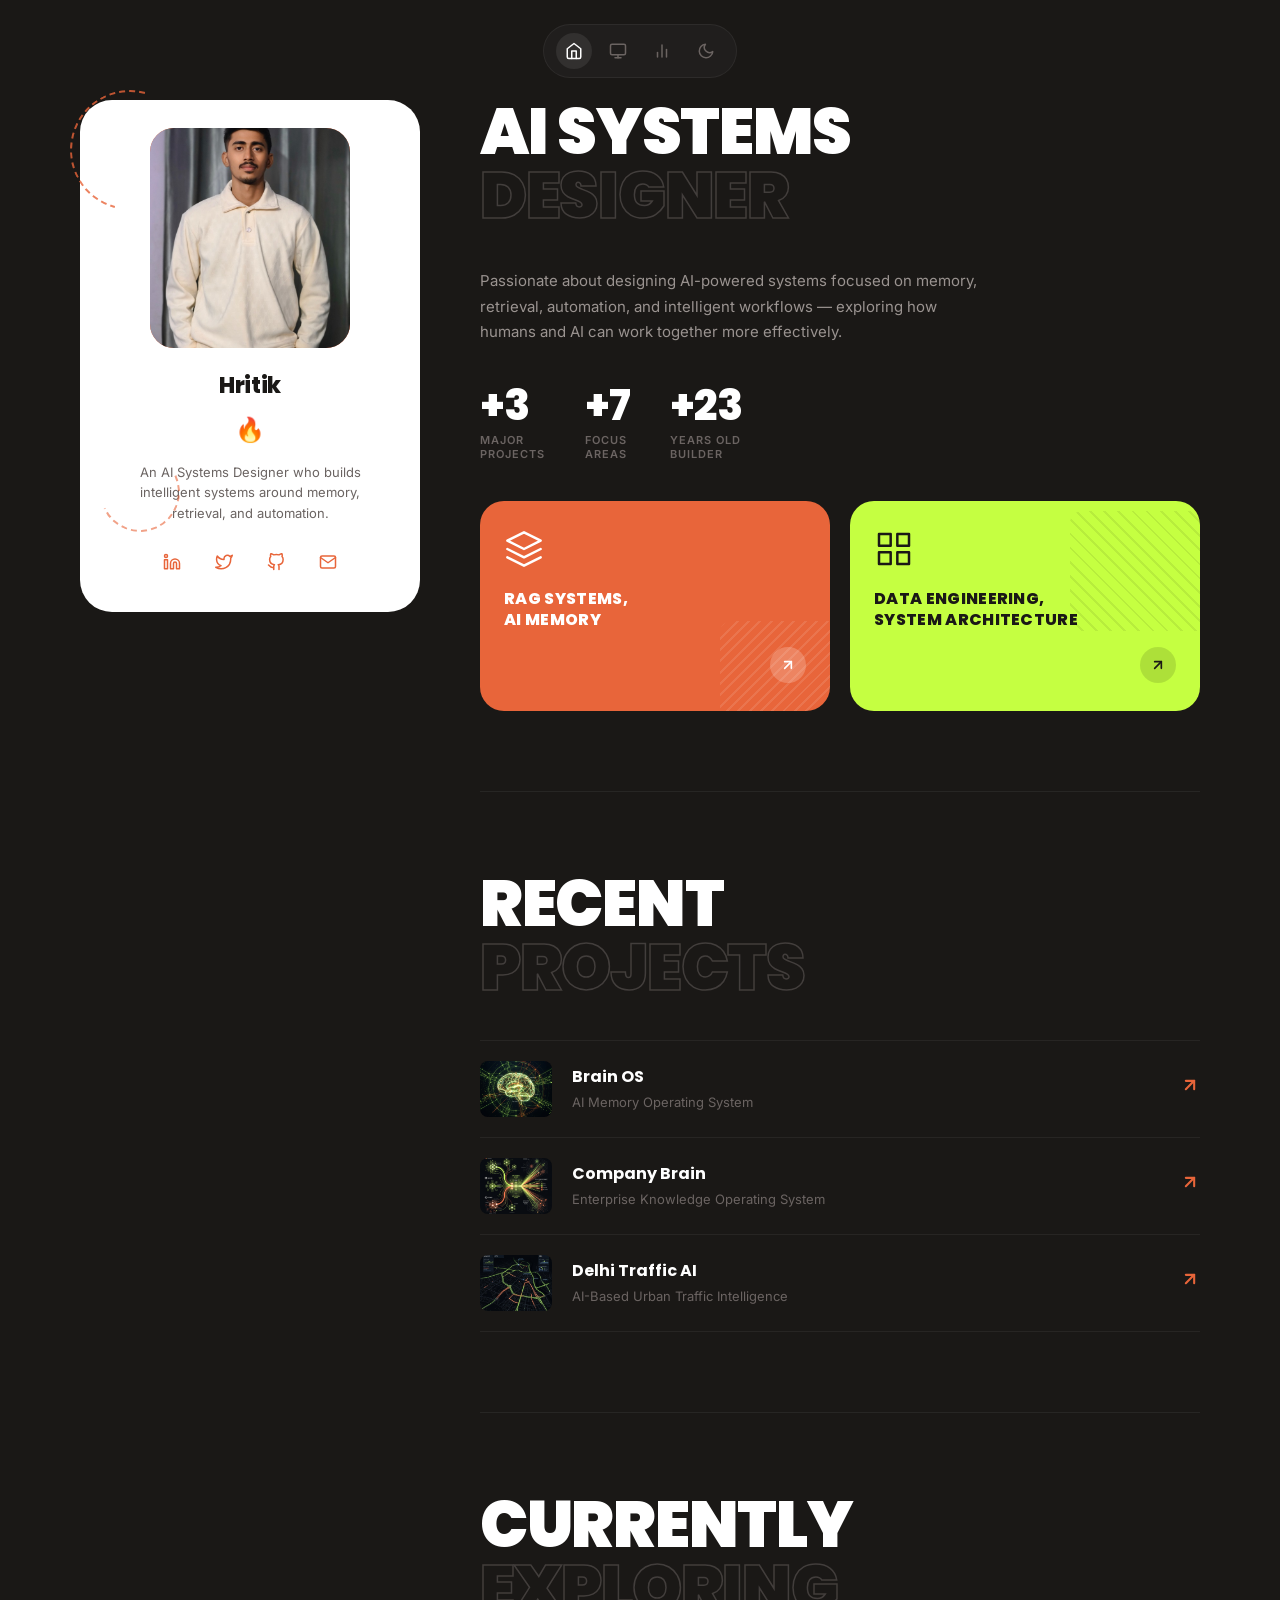
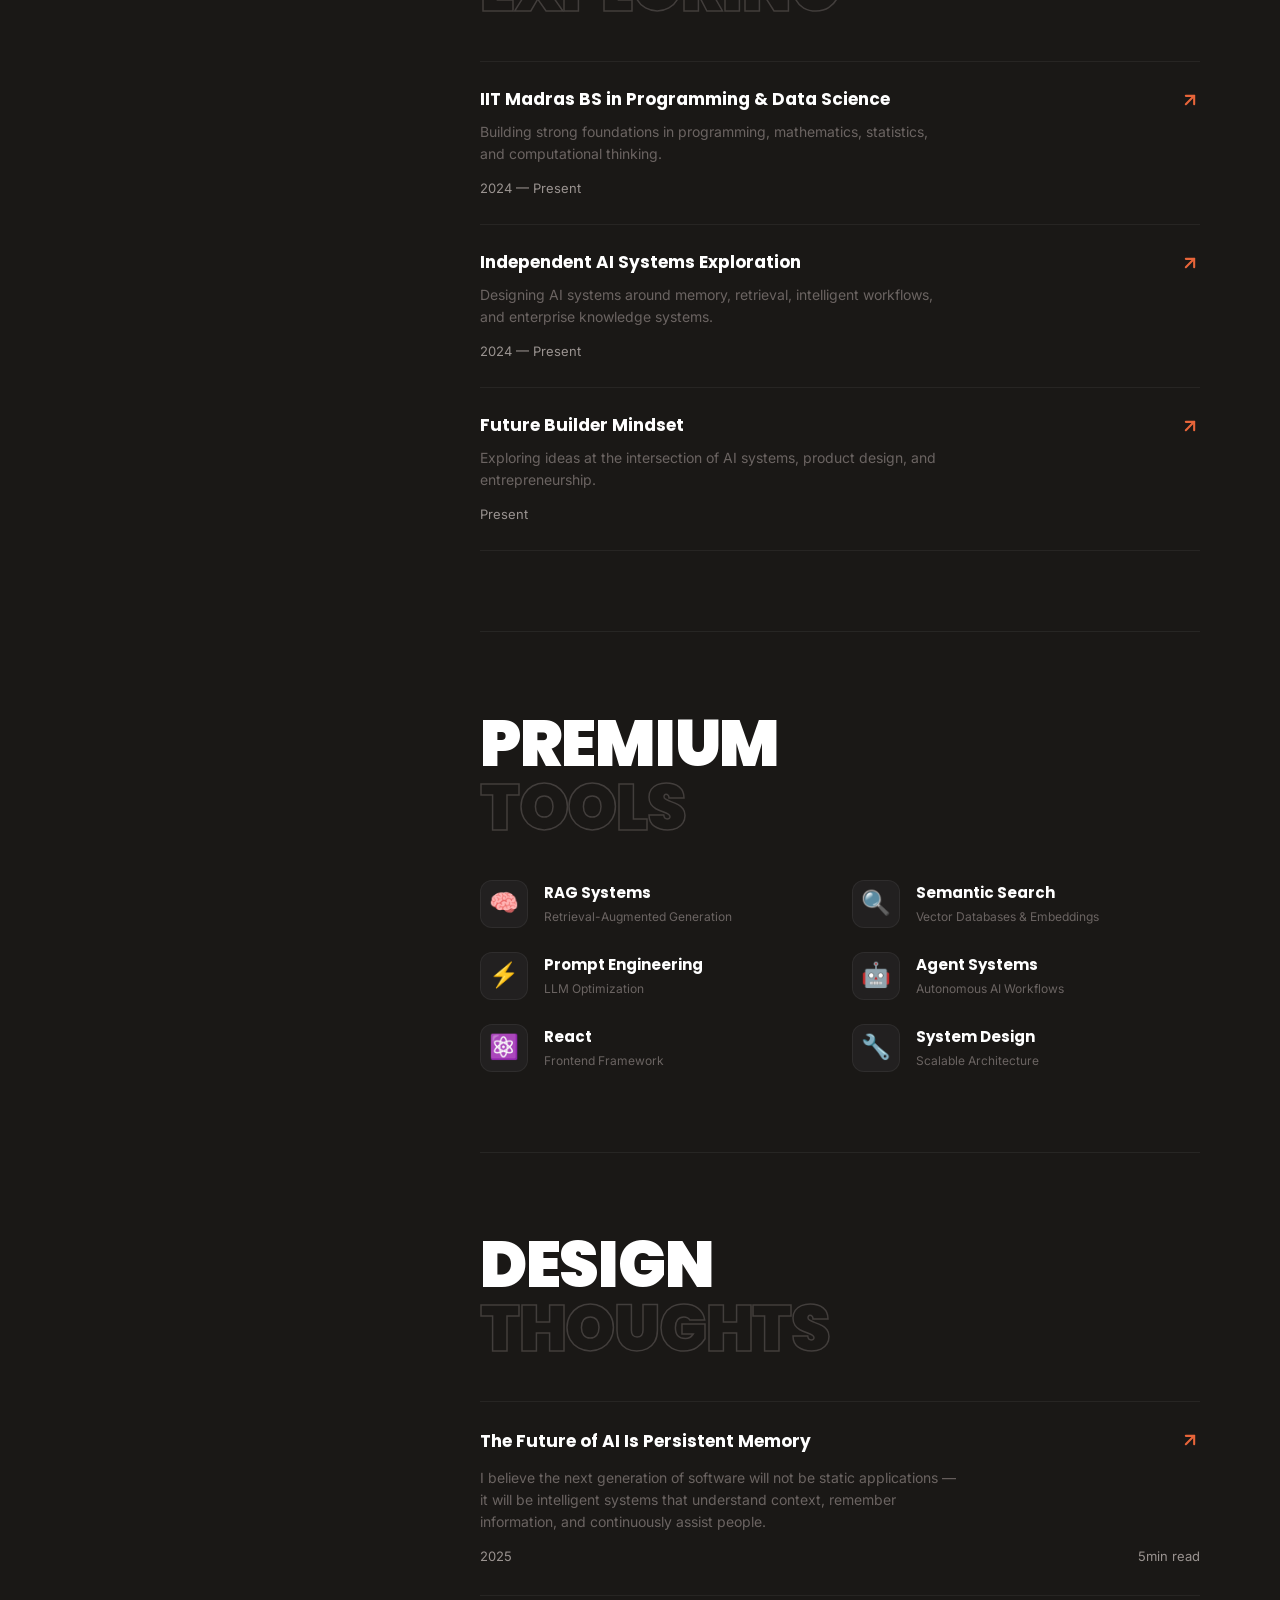
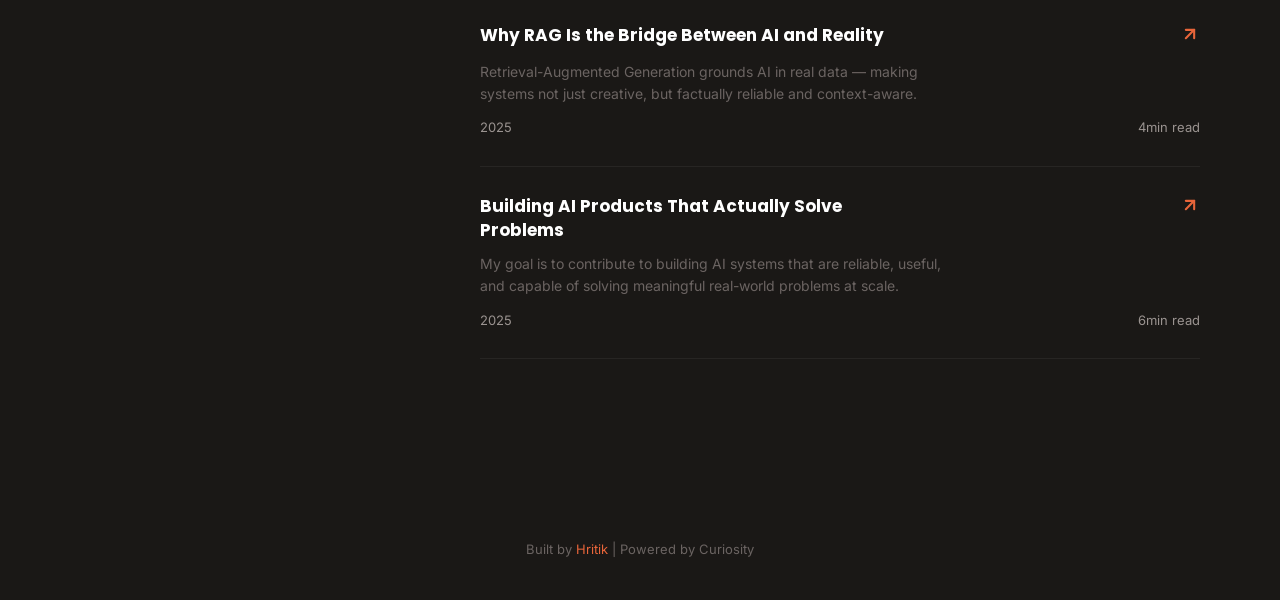
<file: index.html>
<!DOCTYPE html>
<html lang="en">
<head>
  <script>
    (function() {
      const savedTheme = localStorage.getItem('theme') || 'dark';
      document.documentElement.setAttribute('data-theme', savedTheme);
    })();
  </script>
  <meta charset="UTF-8">
  <meta name="viewport" content="width=device-width, initial-scale=1.0">
  <title>Hritik — AI Systems Designer & Builder</title>
  <meta name="description" content="Hritik's portfolio — Designing AI systems focused on memory, retrieval, automation, and intelligent workflows.">
  <meta property="og:type" content="website">
  <meta property="og:title" content="Hritik — AI Systems Designer & Builder">
  <meta property="og:description" content="Designing AI systems focused on memory, retrieval, automation, and intelligent workflows.">
  <meta name="twitter:card" content="summary_large_image">
  <link rel="icon" href="data:image/svg+xml,<svg xmlns='http://www.w3.org/2000/svg' viewBox='0 0 100 100'><text y='.9em' font-size='90'>⚡</text></svg>">
  <link rel="stylesheet" href="css/style.css">
</head>
<body>

  <!-- ═══════════════════════════════════
       TOP ICON NAVBAR
       ═══════════════════════════════════ -->
  <nav class="top-nav" id="top-nav">
    <a href="#hero" class="active" title="Home">
      <svg viewBox="0 0 24 24" fill="none" stroke="currentColor" stroke-width="2" stroke-linecap="round" stroke-linejoin="round"><path d="M3 9l9-7 9 7v11a2 2 0 0 1-2 2H5a2 2 0 0 1-2-2z"/><polyline points="9 22 9 12 15 12 15 22"/></svg>
    </a>
    <a href="#projects" title="Projects">
      <svg viewBox="0 0 24 24" fill="none" stroke="currentColor" stroke-width="2" stroke-linecap="round" stroke-linejoin="round"><rect x="2" y="3" width="20" height="14" rx="2" ry="2"/><line x1="8" y1="21" x2="16" y2="21"/><line x1="12" y1="17" x2="12" y2="21"/></svg>
    </a>
    <a href="#experience" title="Experience">
      <svg viewBox="0 0 24 24" fill="none" stroke="currentColor" stroke-width="2" stroke-linecap="round" stroke-linejoin="round"><line x1="18" y1="20" x2="18" y2="10"/><line x1="12" y1="20" x2="12" y2="4"/><line x1="6" y1="20" x2="6" y2="14"/></svg>
    </a>
    <button id="theme-toggle" class="theme-toggle-btn" title="Toggle Theme" aria-label="Toggle Theme">
      <svg class="sun-icon" viewBox="0 0 24 24" fill="none" stroke="currentColor" stroke-width="2" stroke-linecap="round" stroke-linejoin="round"><circle cx="12" cy="12" r="5"/><line x1="12" y1="1" x2="12" y2="3"/><line x1="12" y1="21" x2="12" y2="23"/><line x1="4.22" y1="4.22" x2="5.64" y2="5.64"/><line x1="18.36" y1="18.36" x2="19.78" y2="19.78"/><line x1="1" y1="12" x2="3" y2="12"/><line x1="21" y1="12" x2="23" y2="12"/><line x1="4.22" y1="19.78" x2="5.64" y2="18.36"/><line x1="18.36" y1="5.64" x2="19.78" y2="4.22"/></svg>
      <svg class="moon-icon" viewBox="0 0 24 24" fill="none" stroke="currentColor" stroke-width="2" stroke-linecap="round" stroke-linejoin="round"><path d="M21 12.79A9 9 0 1 1 11.21 3 7 7 0 0 0 21 12.79z"/></svg>
    </button>
  </nav>

  <!-- ═══════════════════════════════════
       MAIN LAYOUT
       ═══════════════════════════════════ -->
  <div class="layout">

    <!-- ─── LEFT SIDEBAR ─── -->
    <aside class="sidebar">
      <div class="profile-card reveal">
        <div class="profile-photo-wrapper">
          <img src="assets/profile.jpg" alt="Hritik — AI Systems Designer">
        </div>
        <h2>Hritik</h2>
        <span class="profile-emoji">🔥</span>
        <p class="bio">An AI Systems Designer who builds intelligent systems around memory, retrieval, and automation.</p>
        <div class="social-icons">
          <a href="#" target="_blank" rel="noopener" title="LinkedIn">
            <svg viewBox="0 0 24 24" fill="none" stroke="currentColor" stroke-width="2" stroke-linecap="round" stroke-linejoin="round"><path d="M16 8a6 6 0 0 1 6 6v7h-4v-7a2 2 0 0 0-2-2 2 2 0 0 0-2 2v7h-4v-7a6 6 0 0 1 6-6z"/><rect x="2" y="9" width="4" height="12"/><circle cx="4" cy="4" r="2"/></svg>
          </a>
          <a href="#" target="_blank" rel="noopener" title="Twitter / X">
            <svg viewBox="0 0 24 24" fill="none" stroke="currentColor" stroke-width="2" stroke-linecap="round" stroke-linejoin="round"><path d="M23 3a10.9 10.9 0 0 1-3.14 1.53 4.48 4.48 0 0 0-7.86 3v1A10.66 10.66 0 0 1 3 4s-4 9 5 13a11.64 11.64 0 0 1-7 2c9 5 20 0 20-11.5a4.5 4.5 0 0 0-.08-.83A7.72 7.72 0 0 0 23 3z"/></svg>
          </a>
          <a href="#" target="_blank" rel="noopener" title="GitHub">
            <svg viewBox="0 0 24 24" fill="none" stroke="currentColor" stroke-width="2" stroke-linecap="round" stroke-linejoin="round"><path d="M9 19c-5 1.5-5-2.5-7-3m14 6v-3.87a3.37 3.37 0 0 0-.94-2.61c3.14-.35 6.44-1.54 6.44-7A5.44 5.44 0 0 0 20 4.77 5.07 5.07 0 0 0 19.91 1S18.73.65 16 2.48a13.38 13.38 0 0 0-7 0C6.27.65 5.09 1 5.09 1A5.07 5.07 0 0 0 5 4.77a5.44 5.44 0 0 0-1.5 3.78c0 5.42 3.3 6.61 6.44 7A3.37 3.37 0 0 0 9 18.13V22"/></svg>
          </a>
          <a href="mailto:hello@hritik.dev" title="Email">
            <svg viewBox="0 0 24 24" fill="none" stroke="currentColor" stroke-width="2" stroke-linecap="round" stroke-linejoin="round"><path d="M4 4h16c1.1 0 2 .9 2 2v12c0 1.1-.9 2-2 2H4c-1.1 0-2-.9-2-2V6c0-1.1.9-2 2-2z"/><polyline points="22,6 12,13 2,6"/></svg>
          </a>
        </div>
      </div>
    </aside>

    <!-- ─── RIGHT CONTENT ─── -->
    <main class="content">

      <!-- ══════ HERO ══════ -->
      <section class="section" id="hero">
        <div class="section-heading reveal">
          <span class="solid">AI Systems</span>
          <span class="outline">Designer</span>
        </div>
        <p class="hero-description reveal reveal-delay-1">
          Passionate about designing AI-powered systems focused on memory, retrieval, automation, and intelligent workflows — exploring how humans and AI can work together more effectively.
        </p>

        <div class="stats-row reveal reveal-delay-2">
          <div class="stat-item">
            <div class="stat-number" data-target="3">0</div>
            <div class="stat-label">Major<br>Projects</div>
          </div>
          <div class="stat-item">
            <div class="stat-number" data-target="7">0</div>
            <div class="stat-label">Focus<br>Areas</div>
          </div>
          <div class="stat-item">
            <div class="stat-number" data-target="23">0</div>
            <div class="stat-label">Years Old<br>Builder</div>
          </div>
        </div>

        <div class="service-cards reveal reveal-delay-3">
          <div class="service-card service-card--orange">
            <div class="card-icon">
              <svg viewBox="0 0 24 24" fill="none" stroke="currentColor" stroke-width="1.5" stroke-linecap="round" stroke-linejoin="round"><polygon points="12 2 2 7 12 12 22 7 12 2"/><polyline points="2 17 12 22 22 17"/><polyline points="2 12 12 17 22 12"/></svg>
            </div>
            <h3>RAG Systems,<br>AI Memory</h3>
            <div class="card-arrow">
              <svg width="16" height="16" viewBox="0 0 24 24" fill="none" stroke="currentColor" stroke-width="2.5" stroke-linecap="round" stroke-linejoin="round"><line x1="7" y1="17" x2="17" y2="7"/><polyline points="7 7 17 7 17 17"/></svg>
            </div>
          </div>
          <div class="service-card service-card--lime">
            <div class="card-icon">
              <svg viewBox="0 0 24 24" fill="none" stroke="currentColor" stroke-width="1.5" stroke-linecap="round" stroke-linejoin="round"><rect x="3" y="3" width="7" height="7"/><rect x="14" y="3" width="7" height="7"/><rect x="14" y="14" width="7" height="7"/><rect x="3" y="14" width="7" height="7"/></svg>
            </div>
            <h3>Data Engineering,<br>System Architecture</h3>
            <div class="card-arrow">
              <svg width="16" height="16" viewBox="0 0 24 24" fill="none" stroke="currentColor" stroke-width="2.5" stroke-linecap="round" stroke-linejoin="round"><line x1="7" y1="17" x2="17" y2="7"/><polyline points="7 7 17 7 17 17"/></svg>
            </div>
          </div>
        </div>
      </section>

      <hr class="section-divider">

      <!-- ══════ PROJECTS ══════ -->
      <section class="section" id="projects">
        <div class="section-heading reveal">
          <span class="solid">Recent</span>
          <span class="outline">Projects</span>
        </div>

        <div class="project-list">
          <a href="brain-os.html" class="project-item reveal" style="text-decoration:none;color:inherit;">
            <div class="project-thumb">
              <img src="assets/brain-os.png" alt="Brain OS">
            </div>
            <div class="project-info">
              <h3>Brain OS</h3>
              <p>AI Memory Operating System</p>
            </div>
            <div class="project-arrow">
              <svg viewBox="0 0 24 24" fill="none" stroke="currentColor" stroke-width="2.5" stroke-linecap="round" stroke-linejoin="round"><line x1="7" y1="17" x2="17" y2="7"/><polyline points="7 7 17 7 17 17"/></svg>
            </div>
          </a>

          <a href="company-brain.html" class="project-item reveal reveal-delay-1" style="text-decoration:none;color:inherit;">
            <div class="project-thumb">
              <img src="assets/company-brain.png" alt="Company Brain">
            </div>
            <div class="project-info">
              <h3>Company Brain</h3>
              <p>Enterprise Knowledge Operating System</p>
            </div>
            <div class="project-arrow">
              <svg viewBox="0 0 24 24" fill="none" stroke="currentColor" stroke-width="2.5" stroke-linecap="round" stroke-linejoin="round"><line x1="7" y1="17" x2="17" y2="7"/><polyline points="7 7 17 7 17 17"/></svg>
            </div>
          </a>

          <a href="delhi-traffic.html" class="project-item reveal reveal-delay-2" style="text-decoration:none;color:inherit;">
            <div class="project-thumb">
              <img src="assets/delhi-traffic.png" alt="Delhi Traffic AI">
            </div>
            <div class="project-info">
              <h3>Delhi Traffic AI</h3>
              <p>AI-Based Urban Traffic Intelligence</p>
            </div>
            <div class="project-arrow">
              <svg viewBox="0 0 24 24" fill="none" stroke="currentColor" stroke-width="2.5" stroke-linecap="round" stroke-linejoin="round"><line x1="7" y1="17" x2="17" y2="7"/><polyline points="7 7 17 7 17 17"/></svg>
            </div>
          </a>
        </div>
      </section>

      <hr class="section-divider">

      <!-- ══════ EXPERIENCE ══════ -->
      <section class="section" id="experience">
        <div class="section-heading reveal">
          <span class="solid">Currently</span>
          <span class="outline">Exploring</span>
        </div>

        <div class="experience-list">
          <div class="experience-item reveal">
            <div class="exp-content">
              <h3>IIT Madras BS in Programming & Data Science</h3>
              <p>Building strong foundations in programming, mathematics, statistics, and computational thinking.</p>
              <span class="exp-date">2024 — Present</span>
            </div>
            <div class="exp-arrow">
              <svg viewBox="0 0 24 24" fill="none" stroke="currentColor" stroke-width="2.5" stroke-linecap="round" stroke-linejoin="round"><line x1="7" y1="17" x2="17" y2="7"/><polyline points="7 7 17 7 17 17"/></svg>
            </div>
          </div>

          <div class="experience-item reveal reveal-delay-1">
            <div class="exp-content">
              <h3>Independent AI Systems Exploration</h3>
              <p>Designing AI systems around memory, retrieval, intelligent workflows, and enterprise knowledge systems.</p>
              <span class="exp-date">2024 — Present</span>
            </div>
            <div class="exp-arrow">
              <svg viewBox="0 0 24 24" fill="none" stroke="currentColor" stroke-width="2.5" stroke-linecap="round" stroke-linejoin="round"><line x1="7" y1="17" x2="17" y2="7"/><polyline points="7 7 17 7 17 17"/></svg>
            </div>
          </div>

          <div class="experience-item reveal reveal-delay-2">
            <div class="exp-content">
              <h3>Future Builder Mindset</h3>
              <p>Exploring ideas at the intersection of AI systems, product design, and entrepreneurship.</p>
              <span class="exp-date">Present</span>
            </div>
            <div class="exp-arrow">
              <svg viewBox="0 0 24 24" fill="none" stroke="currentColor" stroke-width="2.5" stroke-linecap="round" stroke-linejoin="round"><line x1="7" y1="17" x2="17" y2="7"/><polyline points="7 7 17 7 17 17"/></svg>
            </div>
          </div>
        </div>
      </section>

      <hr class="section-divider">

      <!-- ══════ TOOLS / SKILLS ══════ -->
      <section class="section" id="tools">
        <div class="section-heading reveal">
          <span class="solid">Premium</span>
          <span class="outline">Tools</span>
        </div>

        <div class="tools-grid">
          <div class="tool-item reveal">
            <div class="tool-icon">🧠</div>
            <div class="tool-info">
              <h4>RAG Systems</h4>
              <p>Retrieval-Augmented Generation</p>
            </div>
          </div>
          <div class="tool-item reveal reveal-delay-1">
            <div class="tool-icon">🔍</div>
            <div class="tool-info">
              <h4>Semantic Search</h4>
              <p>Vector Databases & Embeddings</p>
            </div>
          </div>
          <div class="tool-item reveal reveal-delay-1">
            <div class="tool-icon">⚡</div>
            <div class="tool-info">
              <h4>Prompt Engineering</h4>
              <p>LLM Optimization</p>
            </div>
          </div>
          <div class="tool-item reveal reveal-delay-2">
            <div class="tool-icon">🤖</div>
            <div class="tool-info">
              <h4>Agent Systems</h4>
              <p>Autonomous AI Workflows</p>
            </div>
          </div>
          <div class="tool-item reveal reveal-delay-2">
            <div class="tool-icon">⚛️</div>
            <div class="tool-info">
              <h4>React</h4>
              <p>Frontend Framework</p>
            </div>
          </div>
          <div class="tool-item reveal reveal-delay-3">
            <div class="tool-icon">🔧</div>
            <div class="tool-info">
              <h4>System Design</h4>
              <p>Scalable Architecture</p>
            </div>
          </div>
        </div>
      </section>

      <hr class="section-divider">

      <!-- ══════ VISION / THOUGHTS ══════ -->
      <section class="section" id="thoughts">
        <div class="section-heading reveal">
          <span class="solid">Design</span>
          <span class="outline">Thoughts</span>
        </div>

        <div class="thought-list">
          <div class="thought-item reveal">
            <div class="thought-header">
              <h3>The Future of AI Is Persistent Memory</h3>
              <div class="thought-arrow">
                <svg width="20" height="20" viewBox="0 0 24 24" fill="none" stroke="currentColor" stroke-width="2.5" stroke-linecap="round" stroke-linejoin="round"><line x1="7" y1="17" x2="17" y2="7"/><polyline points="7 7 17 7 17 17"/></svg>
              </div>
            </div>
            <p>I believe the next generation of software will not be static applications — it will be intelligent systems that understand context, remember information, and continuously assist people.</p>
            <div class="thought-meta">
              <span>2025</span>
              <span>5min read</span>
            </div>
          </div>

          <div class="thought-item reveal reveal-delay-1">
            <div class="thought-header">
              <h3>Why RAG Is the Bridge Between AI and Reality</h3>
              <div class="thought-arrow">
                <svg width="20" height="20" viewBox="0 0 24 24" fill="none" stroke="currentColor" stroke-width="2.5" stroke-linecap="round" stroke-linejoin="round"><line x1="7" y1="17" x2="17" y2="7"/><polyline points="7 7 17 7 17 17"/></svg>
              </div>
            </div>
            <p>Retrieval-Augmented Generation grounds AI in real data — making systems not just creative, but factually reliable and context-aware.</p>
            <div class="thought-meta">
              <span>2025</span>
              <span>4min read</span>
            </div>
          </div>

          <div class="thought-item reveal reveal-delay-2">
            <div class="thought-header">
              <h3>Building AI Products That Actually Solve Problems</h3>
              <div class="thought-arrow">
                <svg width="20" height="20" viewBox="0 0 24 24" fill="none" stroke="currentColor" stroke-width="2.5" stroke-linecap="round" stroke-linejoin="round"><line x1="7" y1="17" x2="17" y2="7"/><polyline points="7 7 17 7 17 17"/></svg>
              </div>
            </div>
            <p>My goal is to contribute to building AI systems that are reliable, useful, and capable of solving meaningful real-world problems at scale.</p>
            <div class="thought-meta">
              <span>2025</span>
              <span>6min read</span>
            </div>
          </div>
        </div>
      </section>



    </main>
  </div>

  <!-- ═══════════════════════════════════
       FOOTER
       ═══════════════════════════════════ -->
  <footer class="footer">
    <p>Built by <a href="#">Hritik</a> | Powered by Curiosity</p>
  </footer>

  <!-- ═══════════════════════════════════
       SECRET DEVELOPER PORTAL (EASTER EGG)
       ═══════════════════════════════════ -->
  <div id="dev-portal" class="dev-portal-overlay">
    <div class="dev-portal-card">
      <div class="dev-portal-header">
        <h3>⚡ SYSTEM ACCESS PORTAL</h3>
        <button id="dev-portal-close" class="dev-portal-close-btn">&times;</button>
      </div>
      <p class="dev-portal-subtitle">Configure avatar scale, crop offset, and image assets.</p>
      
      <div class="dev-portal-body">
        <!-- Mini Preview Sandbox -->
        <div class="dev-preview-section">
          <label style="font-family:'Poppins', sans-serif; font-size:11px; font-weight:700; text-transform:uppercase; color:var(--text-tertiary); letter-spacing:0.5px; margin-bottom:8px;">Live Card Preview</label>
          <div class="dev-preview-box-wrapper">
            <div id="dev-profile-preview-card" class="profile-card" style="margin:0; width:100%; max-width:200px; transform:scale(0.85); transform-origin:center center;">
              <div class="profile-photo-wrapper" id="dev-preview-wrapper" style="overflow:hidden; position:relative; width:120px; height:130px; margin:0 auto 12px; border-radius:var(--radius-lg); background:var(--accent-orange);">
                <img id="dev-preview-img" src="assets/profile.jpg" alt="Preview Image" style="width:100%; height:100%; object-fit:cover; display:block;">
              </div>
              <h2 style="font-size:16px; margin-top:0; margin-bottom:4px; font-weight:800; color:var(--sidebar-text);">Hritik</h2>
              <span class="profile-emoji" style="font-size:16px; display:block; margin-bottom:0;">🔥</span>
            </div>
          </div>
        </div>

        <!-- Image Upload -->
        <div class="dev-control-group">
          <label>Replace Avatar Asset</label>
          <div class="file-upload-wrapper">
            <button class="custom-file-btn">Choose Image</button>
            <input type="file" id="avatar-upload" accept="image/*">
            <span id="file-name-label">No file selected</span>
          </div>
        </div>

        <!-- Scale Slider -->
        <div class="dev-control-group">
          <div class="slider-label-row">
            <label>Image Zoom Scale</label>
            <span id="scale-value-display">1.0x</span>
          </div>
          <input type="range" id="avatar-scale" min="0.8" max="2.5" step="0.05" value="1.0">
        </div>

        <!-- Y Offset Slider -->
        <div class="dev-control-group">
          <div class="slider-label-row">
            <label>Vertical Position Offset</label>
            <span id="y-value-display">0px</span>
          </div>
          <input type="range" id="avatar-y" min="-100" max="100" step="2" value="0">
        </div>

        <!-- Border Radius Select -->
        <div class="dev-control-group">
          <label>Avatar Border Style</label>
          <div class="border-style-buttons">
            <button class="style-btn" data-radius="var(--radius-lg)">Standard</button>
            <button class="style-btn" data-radius="0px">Sharp</button>
            <button class="style-btn" data-radius="50%">Circle</button>
          </div>
        </div>
      </div>

      <div class="dev-portal-footer">
        <button id="dev-portal-reset" class="dev-reset-btn">Reset Defaults</button>
        <button id="dev-portal-save" class="dev-save-btn">Apply & Close</button>
      </div>
    </div>
  </div>

  <script src="js/main.js"></script>
</body>
</html>
</file>
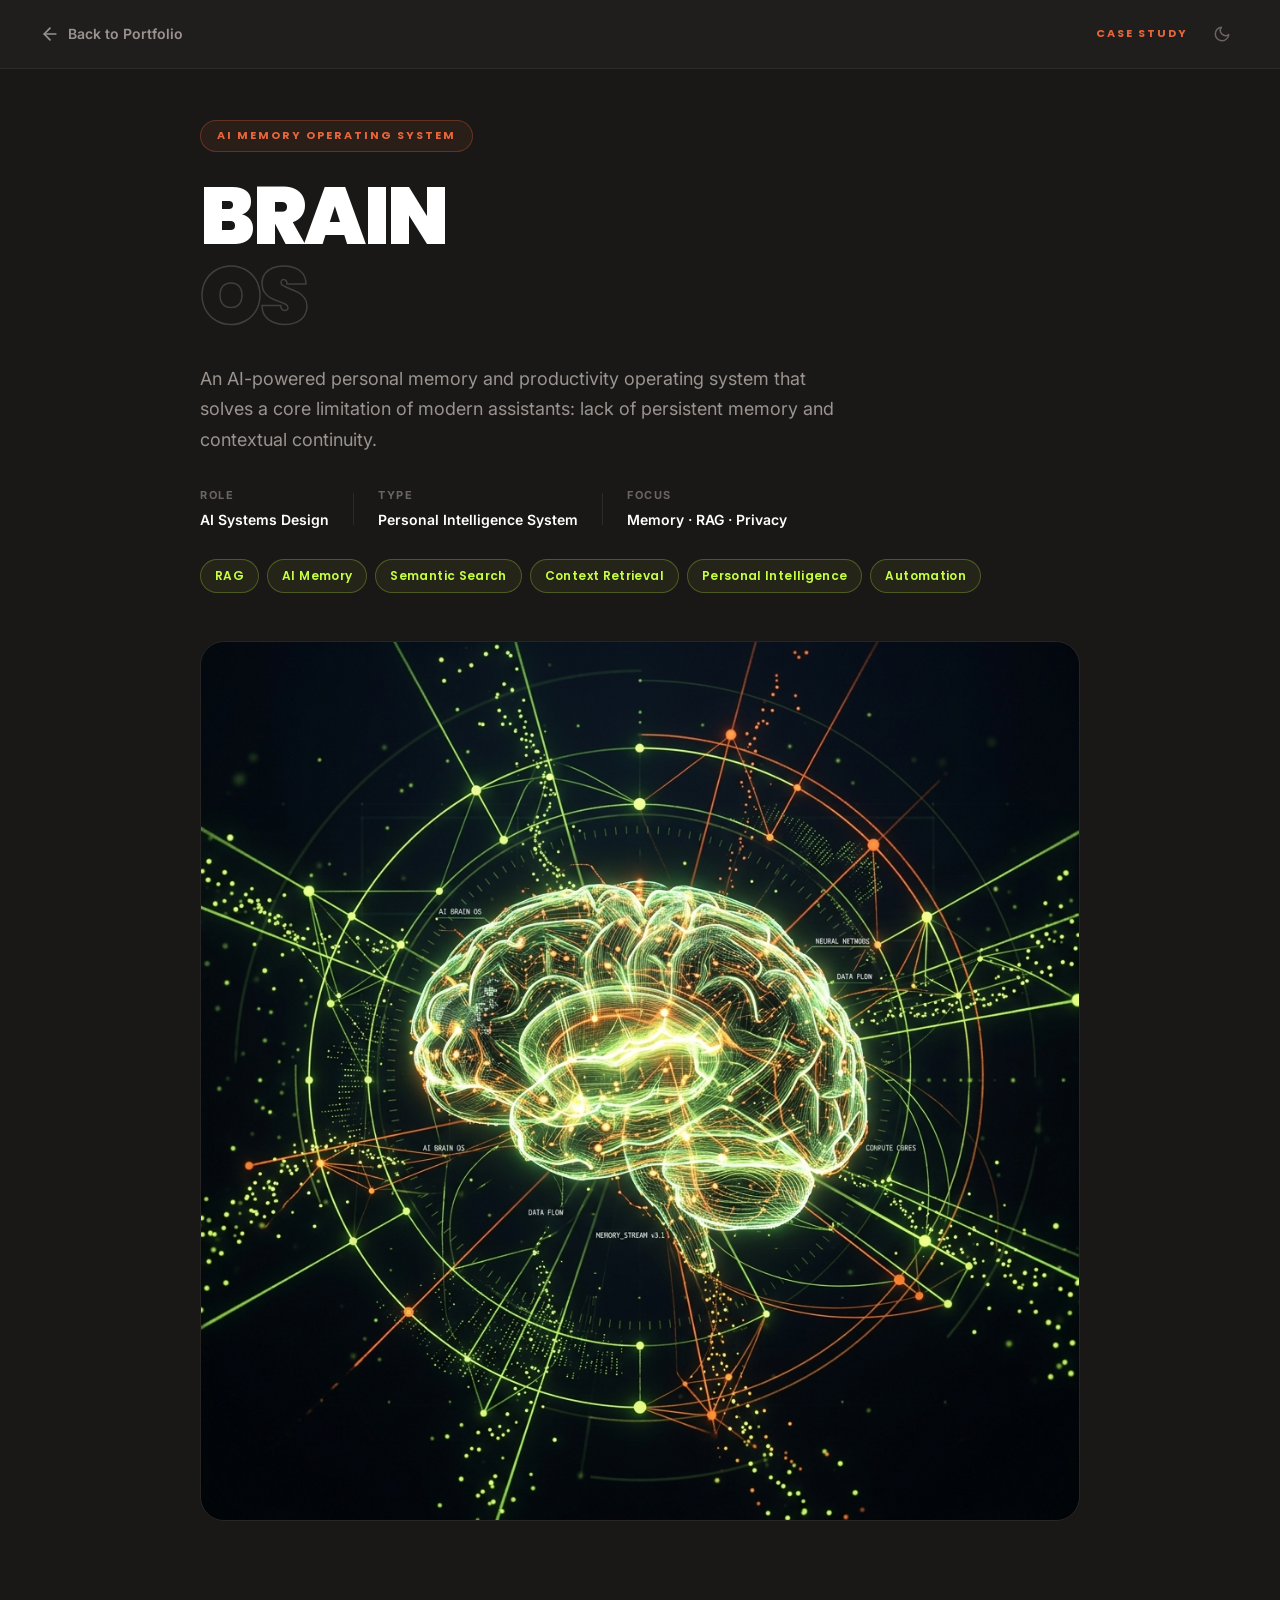
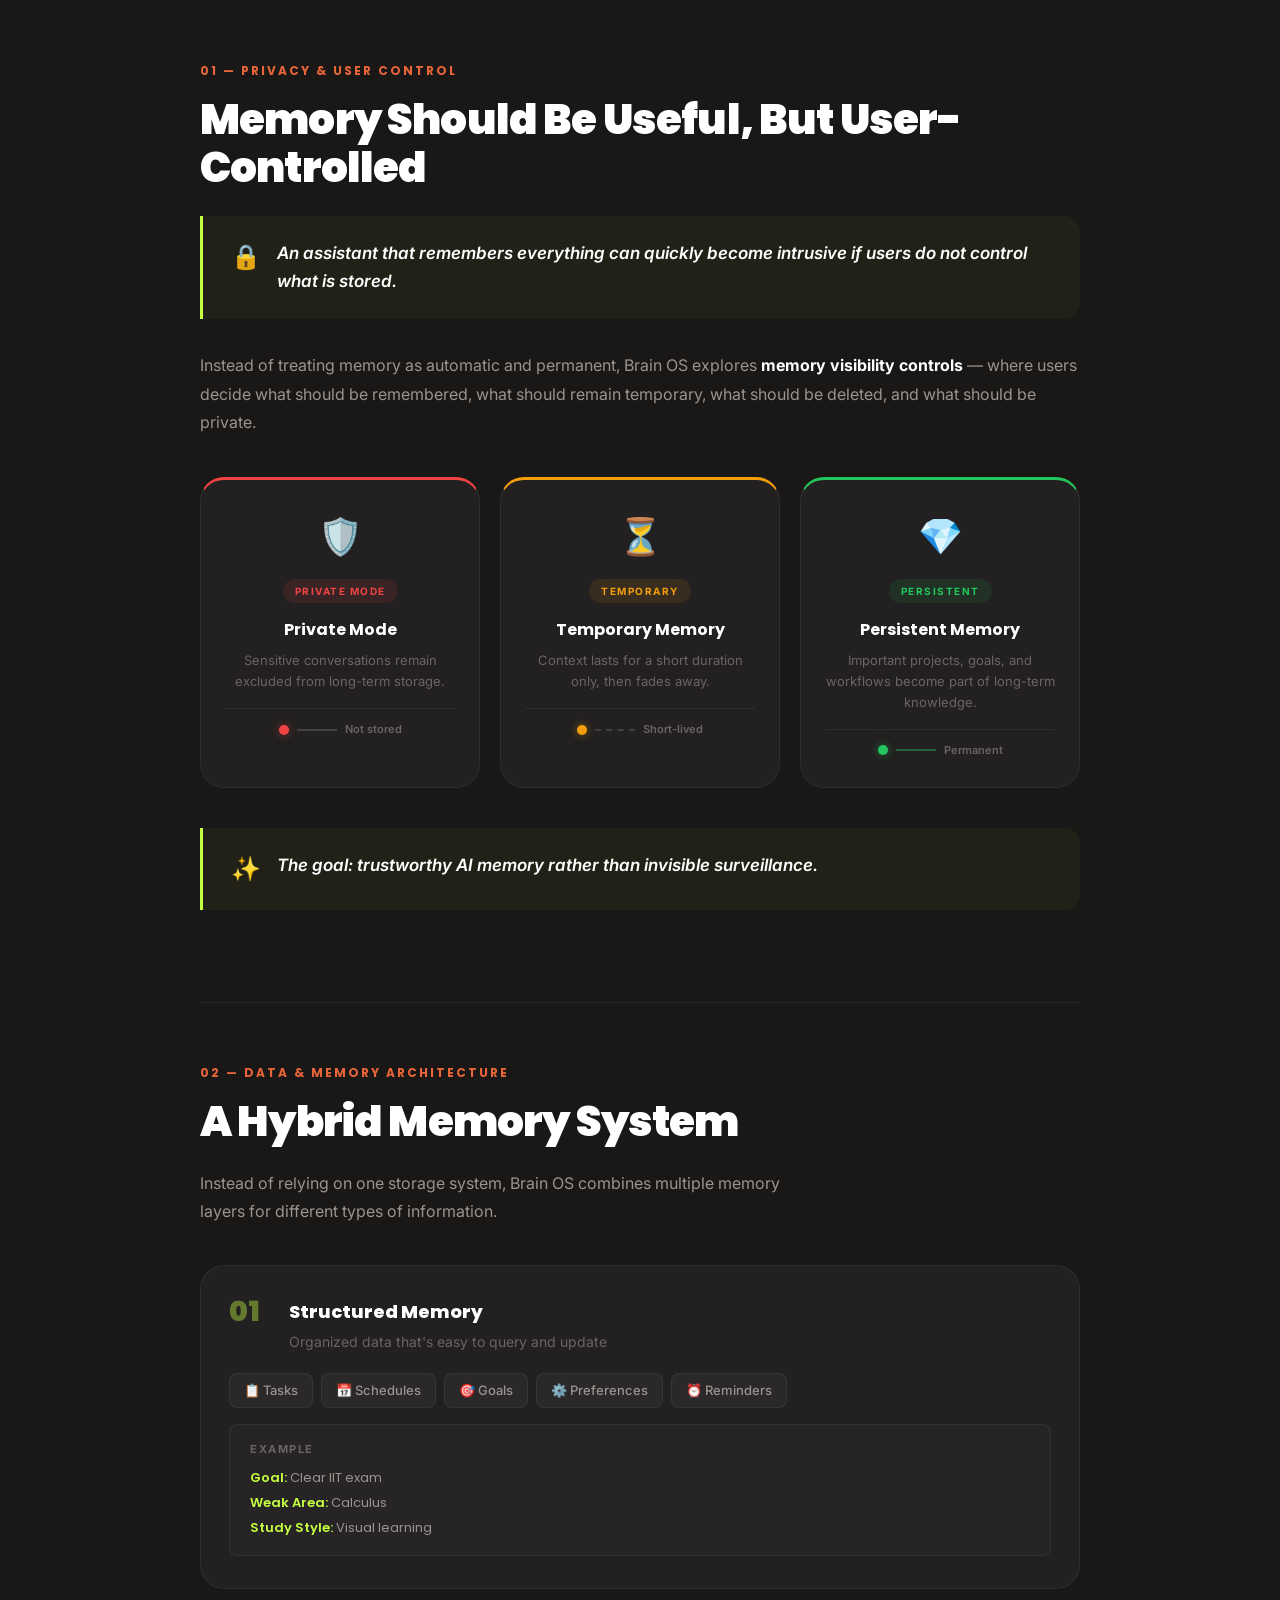
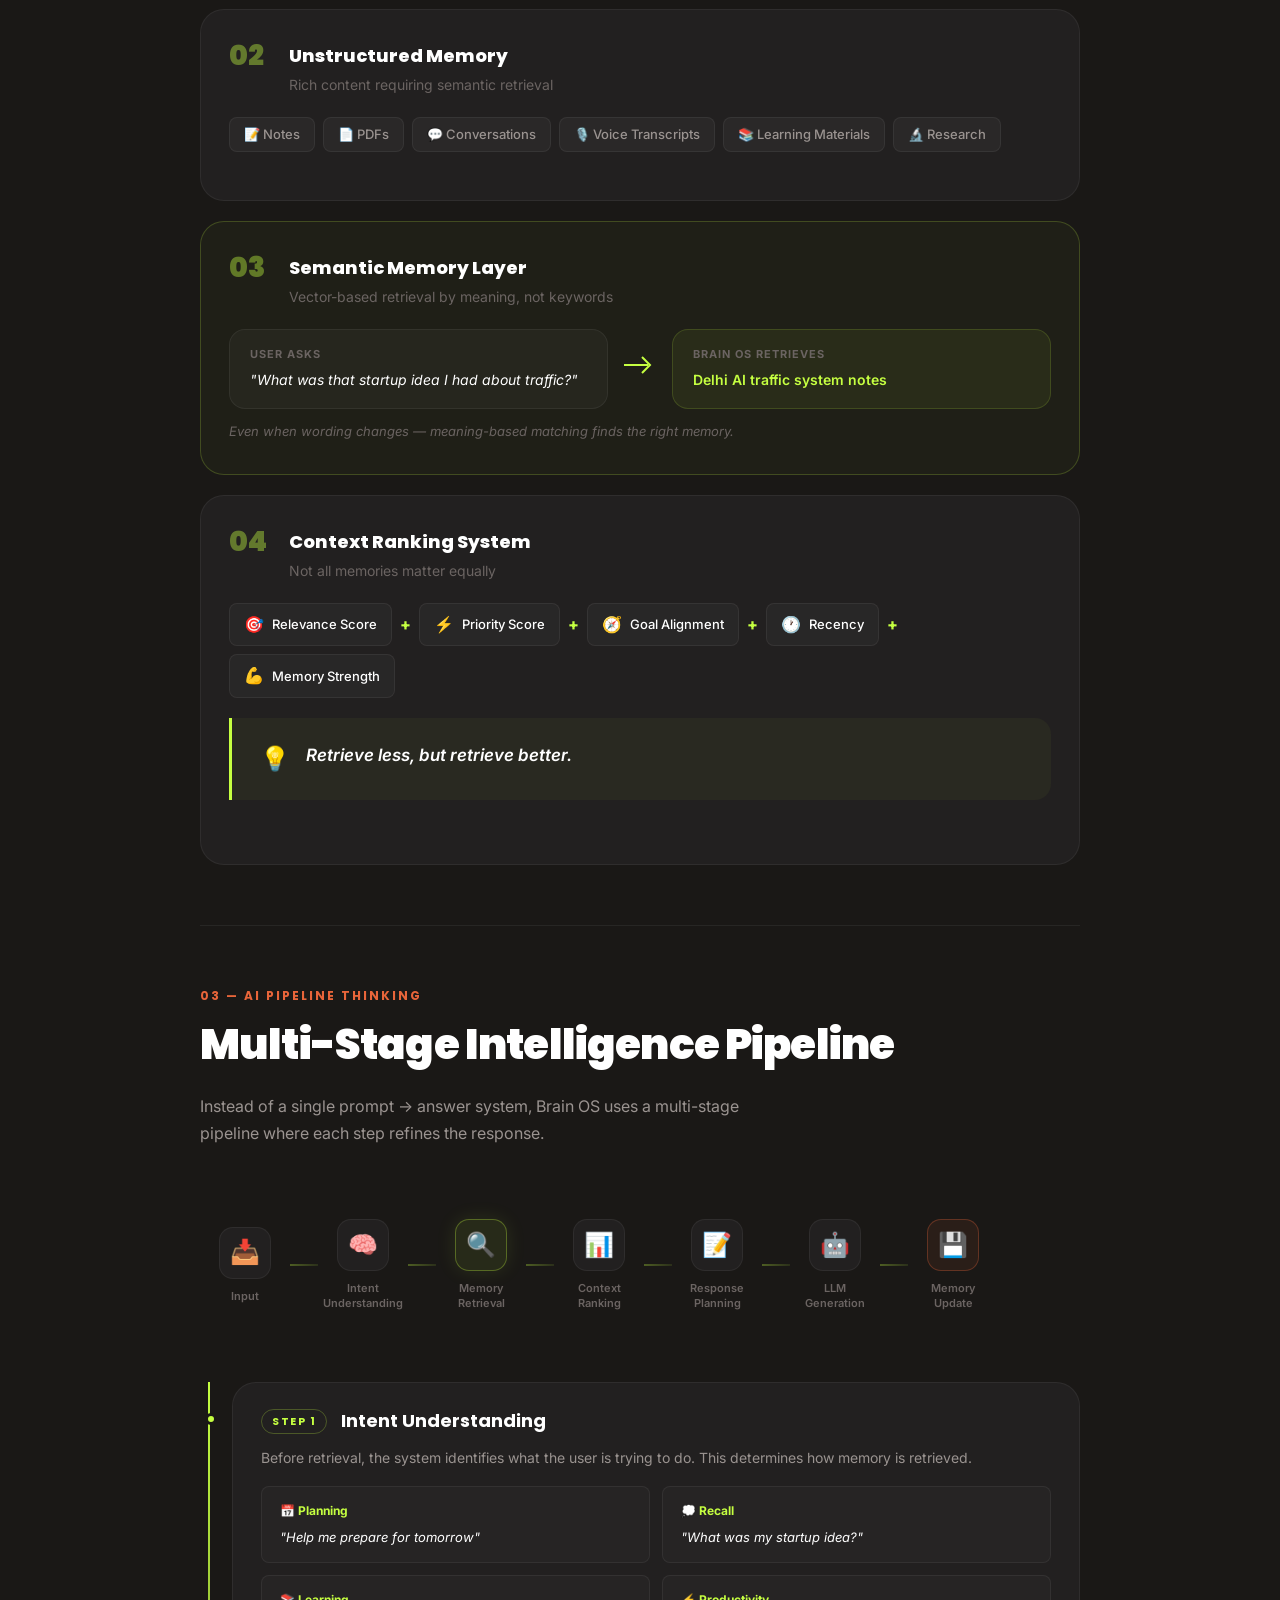
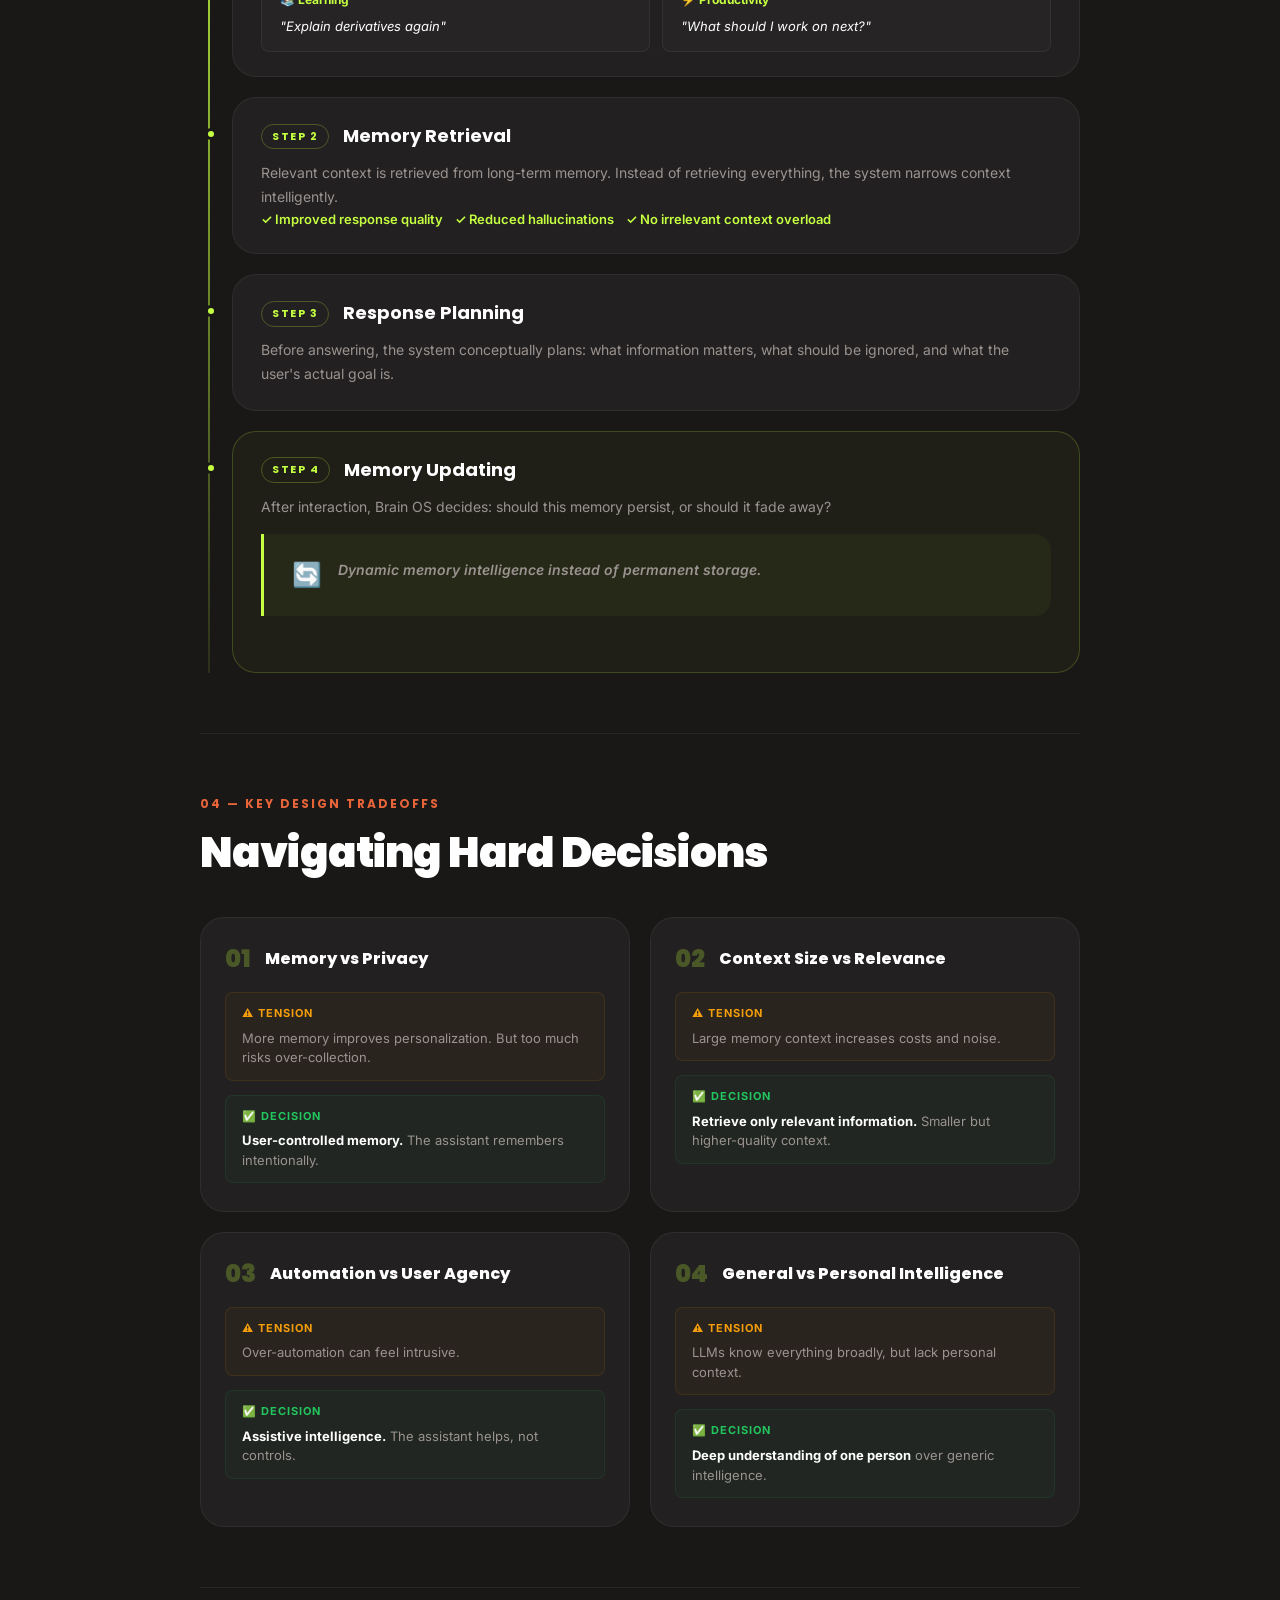
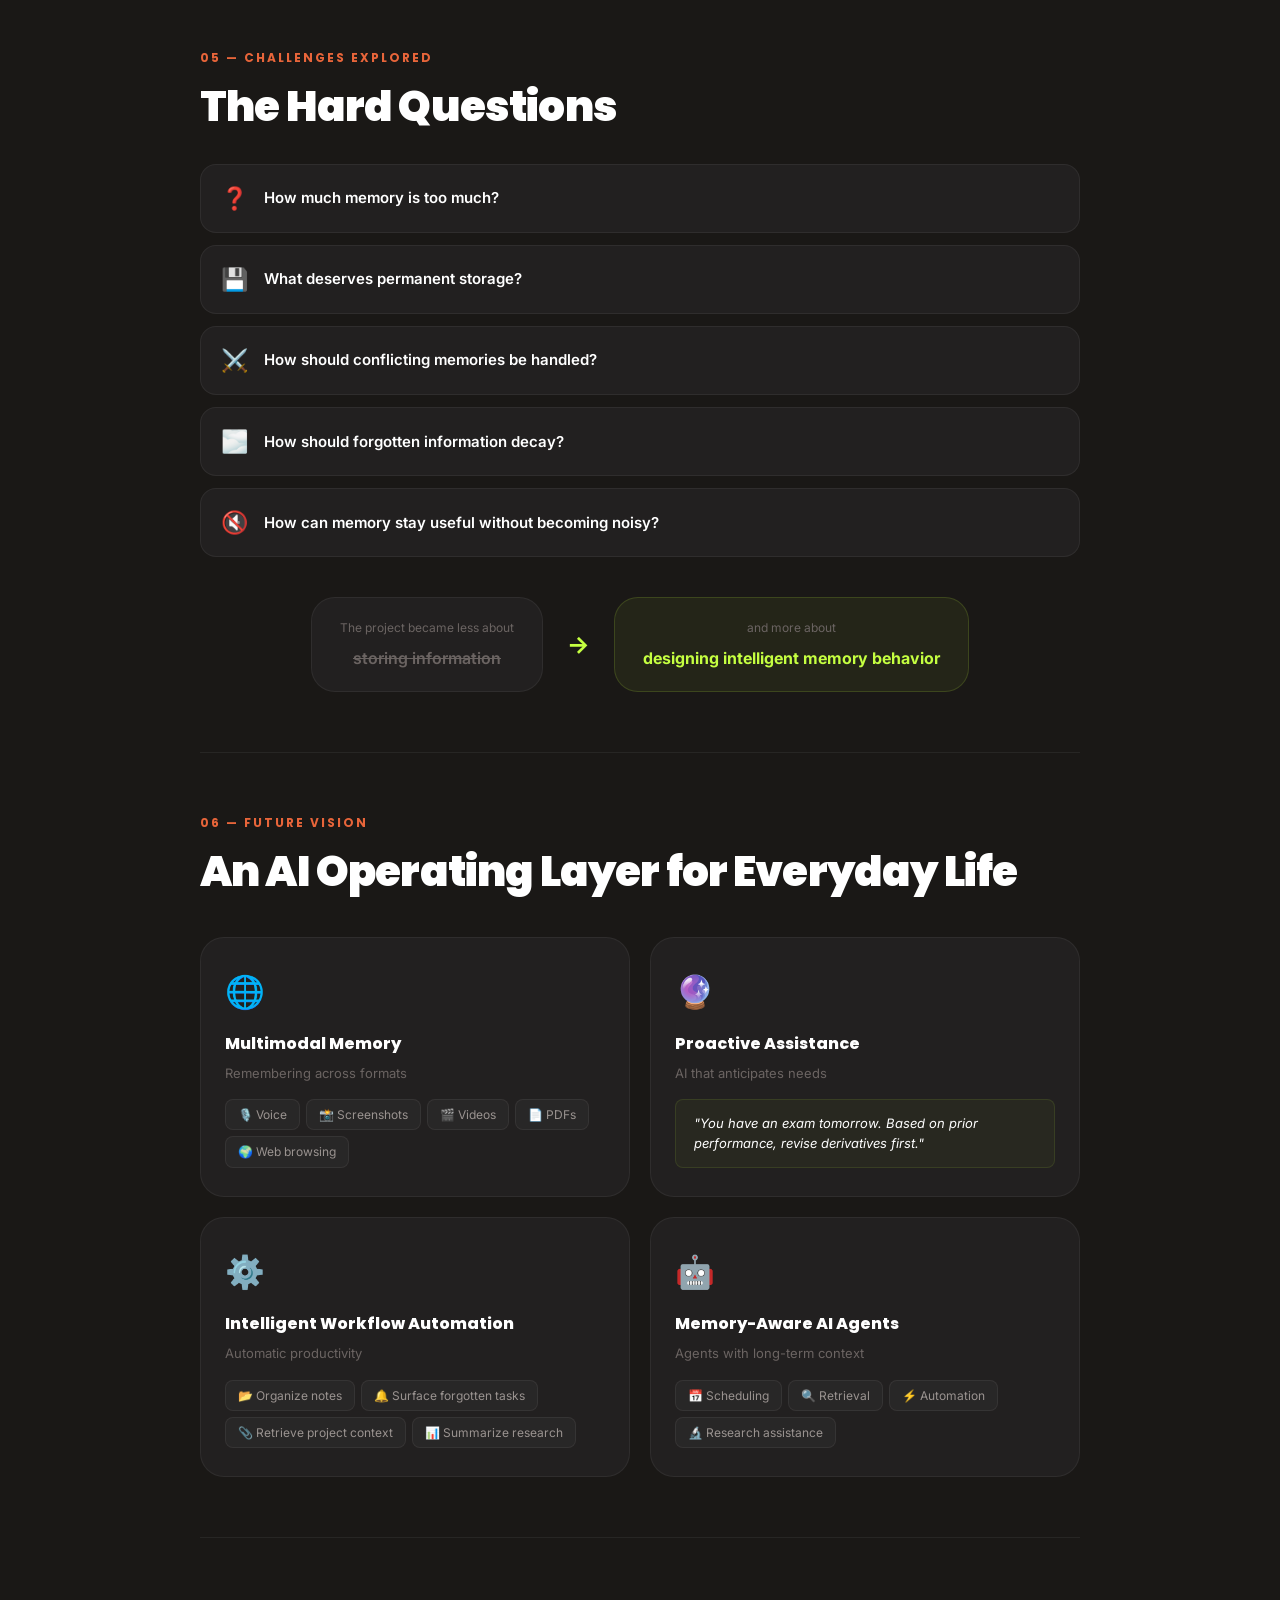
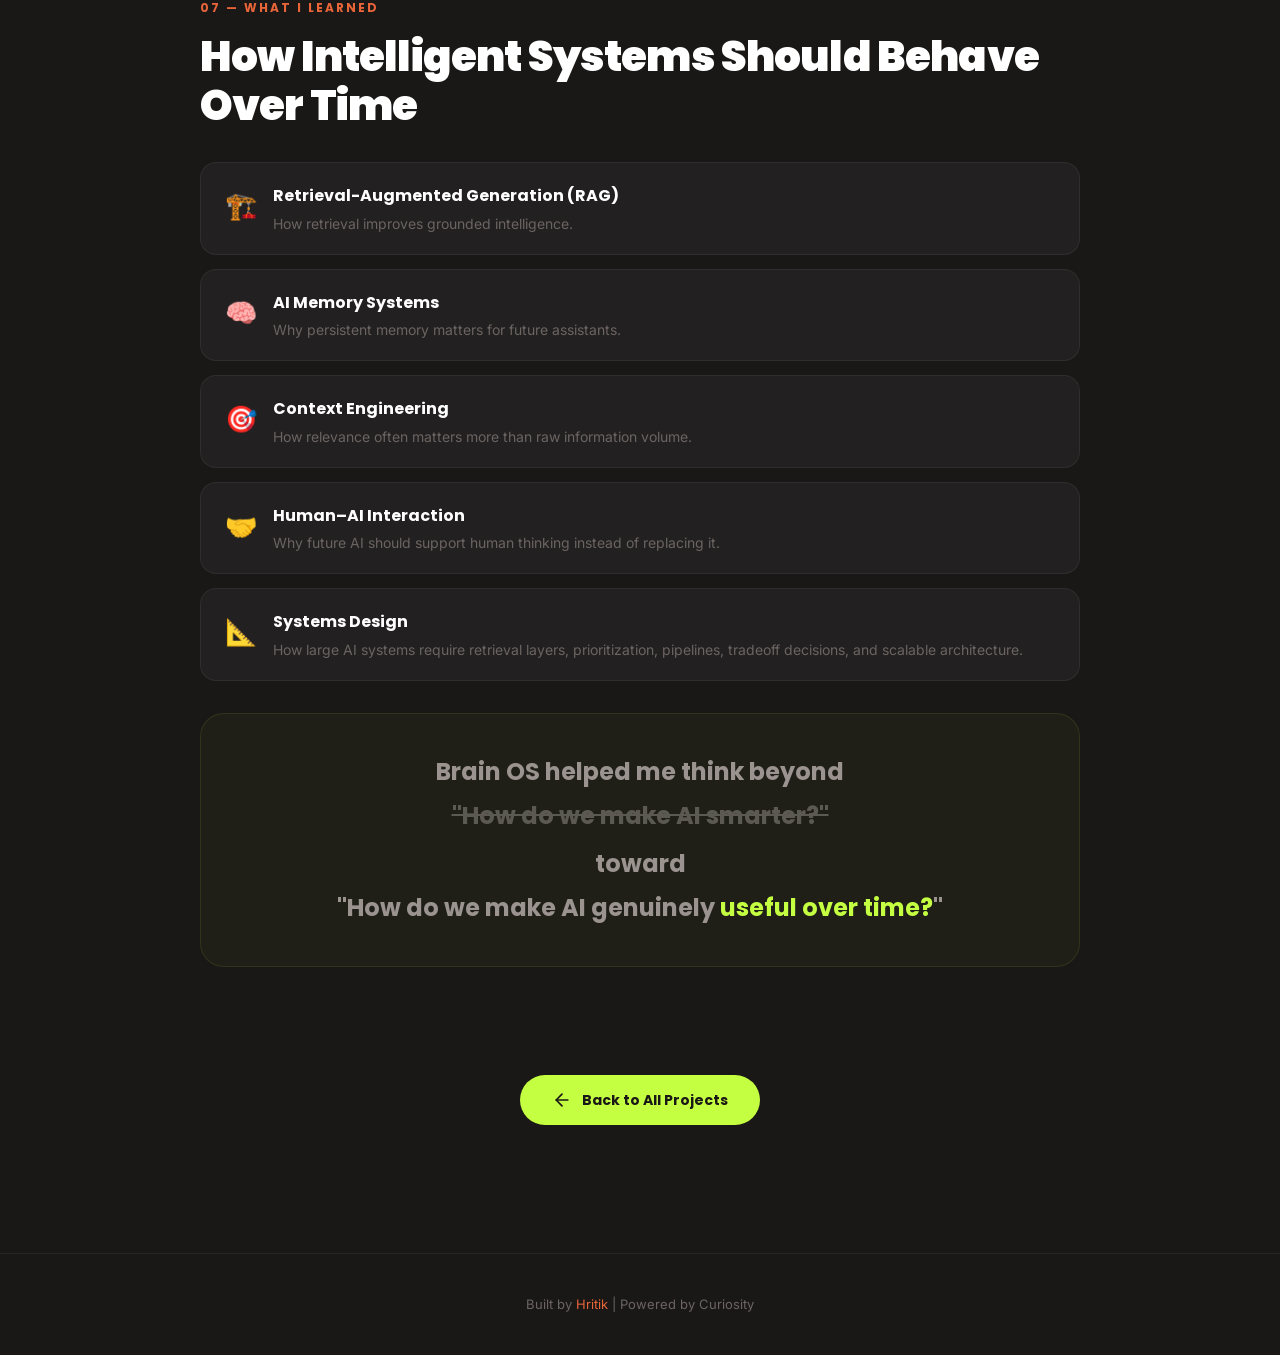
<file: brain-os.html>
<!DOCTYPE html>
<html lang="en">
<head>
  <script>
    (function() {
      const savedTheme = localStorage.getItem('theme') || 'dark';
      document.documentElement.setAttribute('data-theme', savedTheme);
    })();
  </script>
  <meta charset="UTF-8">
  <meta name="viewport" content="width=device-width, initial-scale=1.0">
  <title>Brain OS — Case Study | Hritik</title>
  <meta name="description" content="Brain OS: An AI-powered personal memory and productivity operating system with persistent memory, semantic retrieval, and intelligent workflows.">
  <link rel="icon" href="data:image/svg+xml,<svg xmlns='http://www.w3.org/2000/svg' viewBox='0 0 100 100'><text y='.9em' font-size='90'>⚡</text></svg>">
  <link rel="stylesheet" href="css/style.css">
  <link rel="stylesheet" href="css/case-study.css">
  <link rel="stylesheet" href="css/brain-os.css">
</head>
<body class="case-study-page">

  <!-- ═══ BACK NAV ═══ -->
  <nav class="case-nav">
    <a href="index.html" class="back-link">
      <svg width="20" height="20" viewBox="0 0 24 24" fill="none" stroke="currentColor" stroke-width="2" stroke-linecap="round" stroke-linejoin="round"><line x1="19" y1="12" x2="5" y2="12"/><polyline points="12 19 5 12 12 5"/></svg>
      Back to Portfolio
    </a>
    <div style="display: flex; align-items: center; gap: 16px;">
      <span class="case-nav-label">Case Study</span>
      <button id="theme-toggle" class="theme-toggle-btn" title="Toggle Theme" aria-label="Toggle Theme">
        <svg class="sun-icon" viewBox="0 0 24 24" fill="none" stroke="currentColor" stroke-width="2" stroke-linecap="round" stroke-linejoin="round"><circle cx="12" cy="12" r="5"/><line x1="12" y1="1" x2="12" y2="3"/><line x1="12" y1="21" x2="12" y2="23"/><line x1="4.22" y1="4.22" x2="5.64" y2="5.64"/><line x1="18.36" y1="18.36" x2="19.78" y2="19.78"/><line x1="1" y1="12" x2="3" y2="12"/><line x1="21" y1="12" x2="23" y2="12"/><line x1="4.22" y1="19.78" x2="5.64" y2="18.36"/><line x1="18.36" y1="5.64" x2="19.78" y2="4.22"/></svg>
        <svg class="moon-icon" viewBox="0 0 24 24" fill="none" stroke="currentColor" stroke-width="2" stroke-linecap="round" stroke-linejoin="round"><path d="M21 12.79A9 9 0 1 1 11.21 3 7 7 0 0 0 21 12.79z"/></svg>
      </button>
    </div>
  </nav>

  <!-- ═══ HERO BANNER ═══ -->
  <header class="case-hero">
    <div class="case-hero-inner">
      <div class="case-hero-badge reveal">AI Memory Operating System</div>
      <h1 class="case-hero-title reveal reveal-delay-1">
        <span class="solid-block">Brain</span>
        <span class="outline-block">OS</span>
      </h1>
      <p class="case-hero-subtitle reveal reveal-delay-2">
        An AI-powered personal memory and productivity operating system that solves a core limitation of modern assistants: lack of persistent memory and contextual continuity.
      </p>
      <div class="case-hero-meta reveal reveal-delay-3">
        <div class="meta-item">
          <span class="meta-label">Role</span>
          <span class="meta-value">AI Systems Design</span>
        </div>
        <div class="meta-divider"></div>
        <div class="meta-item">
          <span class="meta-label">Type</span>
          <span class="meta-value">Personal Intelligence System</span>
        </div>
        <div class="meta-divider"></div>
        <div class="meta-item">
          <span class="meta-label">Focus</span>
          <span class="meta-value">Memory · RAG · Privacy</span>
        </div>
      </div>
      <div class="case-hero-tags reveal reveal-delay-4">
        <span class="cs-tag cs-tag--brain">RAG</span>
        <span class="cs-tag cs-tag--brain">AI Memory</span>
        <span class="cs-tag cs-tag--brain">Semantic Search</span>
        <span class="cs-tag cs-tag--brain">Context Retrieval</span>
        <span class="cs-tag cs-tag--brain">Personal Intelligence</span>
        <span class="cs-tag cs-tag--brain">Automation</span>
      </div>
    </div>
    <div class="case-hero-img reveal reveal-delay-3">
      <img src="assets/brain-os.png" alt="Brain OS visualization">
    </div>
  </header>

  <!-- ═══ MAIN CONTENT ═══ -->
  <main class="case-content">

    <!-- ══════════════════════════════════
         01 — PRIVACY & USER CONTROL
         ══════════════════════════════════ -->
    <section class="cs-section" id="privacy">
      <div class="cs-section-label reveal">01 — Privacy & User Control</div>
      <h2 class="cs-heading reveal">Memory Should Be Useful, But User-Controlled</h2>

      <div class="cs-blockquote cs-blockquote--brain reveal">
        <span class="bq-icon">🔒</span>
        <p>An assistant that remembers everything can quickly become intrusive if users do not control what is stored.</p>
      </div>

      <div class="cs-text-block reveal">
        <p>Instead of treating memory as automatic and permanent, Brain OS explores <strong>memory visibility controls</strong> — where users decide what should be remembered, what should remain temporary, what should be deleted, and what should be private.</p>
      </div>

      <!-- Memory Modes Infographic -->
      <div class="memory-modes reveal">
        <div class="memory-mode memory-mode--private">
          <div class="mm-icon">🛡️</div>
          <div class="mm-badge">Private Mode</div>
          <h3>Private Mode</h3>
          <p>Sensitive conversations remain excluded from long-term storage.</p>
          <div class="mm-visual">
            <span class="mm-dot mm-dot--red"></span>
            <span class="mm-line"></span>
            <span class="mm-label">Not stored</span>
          </div>
        </div>

        <div class="memory-mode memory-mode--temp">
          <div class="mm-icon">⏳</div>
          <div class="mm-badge">Temporary</div>
          <h3>Temporary Memory</h3>
          <p>Context lasts for a short duration only, then fades away.</p>
          <div class="mm-visual">
            <span class="mm-dot mm-dot--yellow"></span>
            <span class="mm-line mm-line--dashed"></span>
            <span class="mm-label">Short-lived</span>
          </div>
        </div>

        <div class="memory-mode memory-mode--persist">
          <div class="mm-icon">💎</div>
          <div class="mm-badge">Persistent</div>
          <h3>Persistent Memory</h3>
          <p>Important projects, goals, and workflows become part of long-term knowledge.</p>
          <div class="mm-visual">
            <span class="mm-dot mm-dot--green"></span>
            <span class="mm-line mm-line--solid"></span>
            <span class="mm-label">Permanent</span>
          </div>
        </div>
      </div>

      <div class="cs-blockquote cs-blockquote--brain reveal" style="margin-top: 40px;">
        <span class="bq-icon">✨</span>
        <p>The goal: trustworthy AI memory rather than invisible surveillance.</p>
      </div>
    </section>

    <hr class="cs-divider">

    <!-- ══════════════════════════════════
         02 — DATA & MEMORY ARCHITECTURE
         ══════════════════════════════════ -->
    <section class="cs-section" id="architecture">
      <div class="cs-section-label reveal">02 — Data & Memory Architecture</div>
      <h2 class="cs-heading reveal">A Hybrid Memory System</h2>
      <p class="cs-subtitle reveal">Instead of relying on one storage system, Brain OS combines multiple memory layers for different types of information.</p>

      <div class="arch-layers">
        <!-- Structured Memory -->
        <div class="arch-layer reveal">
          <div class="al-header">
            <div class="al-num">01</div>
            <div class="al-title">
              <h3>Structured Memory</h3>
              <p class="al-desc">Organized data that's easy to query and update</p>
            </div>
          </div>
          <div class="al-items">
            <span>📋 Tasks</span>
            <span>📅 Schedules</span>
            <span>🎯 Goals</span>
            <span>⚙️ Preferences</span>
            <span>⏰ Reminders</span>
          </div>
          <div class="al-example">
            <div class="al-example-label">Example</div>
            <div class="al-code">
              <div class="code-line"><span class="code-key">Goal:</span> Clear IIT exam</div>
              <div class="code-line"><span class="code-key">Weak Area:</span> Calculus</div>
              <div class="code-line"><span class="code-key">Study Style:</span> Visual learning</div>
            </div>
          </div>
        </div>

        <!-- Unstructured Memory -->
        <div class="arch-layer reveal">
          <div class="al-header">
            <div class="al-num">02</div>
            <div class="al-title">
              <h3>Unstructured Memory</h3>
              <p class="al-desc">Rich content requiring semantic retrieval</p>
            </div>
          </div>
          <div class="al-items">
            <span>📝 Notes</span>
            <span>📄 PDFs</span>
            <span>💬 Conversations</span>
            <span>🎙️ Voice Transcripts</span>
            <span>📚 Learning Materials</span>
            <span>🔬 Research</span>
          </div>
        </div>

        <!-- Semantic Memory Layer -->
        <div class="arch-layer arch-layer--highlight reveal">
          <div class="al-header">
            <div class="al-num">03</div>
            <div class="al-title">
              <h3>Semantic Memory Layer</h3>
              <p class="al-desc">Vector-based retrieval by meaning, not keywords</p>
            </div>
          </div>
          <div class="semantic-demo">
            <div class="sd-query">
              <span class="sd-label">User asks</span>
              <p>"What was that startup idea I had about traffic?"</p>
            </div>
            <div class="sd-arrow">
              <svg width="32" height="24" viewBox="0 0 32 24"><path d="M0 12 L24 12 M18 4 L26 12 L18 20" stroke="#c5ff41" stroke-width="2" fill="none"/></svg>
            </div>
            <div class="sd-result">
              <span class="sd-label">Brain OS retrieves</span>
              <p>Delhi AI traffic system notes</p>
            </div>
          </div>
          <p class="al-note">Even when wording changes — meaning-based matching finds the right memory.</p>
        </div>

        <!-- Context Ranking -->
        <div class="arch-layer reveal">
          <div class="al-header">
            <div class="al-num">04</div>
            <div class="al-title">
              <h3>Context Ranking System</h3>
              <p class="al-desc">Not all memories matter equally</p>
            </div>
          </div>
          <div class="ranking-formula">
            <div class="rf-item">
              <span class="rf-icon">🎯</span>
              <span>Relevance Score</span>
            </div>
            <span class="rf-plus">+</span>
            <div class="rf-item">
              <span class="rf-icon">⚡</span>
              <span>Priority Score</span>
            </div>
            <span class="rf-plus">+</span>
            <div class="rf-item">
              <span class="rf-icon">🧭</span>
              <span>Goal Alignment</span>
            </div>
            <span class="rf-plus">+</span>
            <div class="rf-item">
              <span class="rf-icon">🕐</span>
              <span>Recency</span>
            </div>
            <span class="rf-plus">+</span>
            <div class="rf-item">
              <span class="rf-icon">💪</span>
              <span>Memory Strength</span>
            </div>
          </div>
          <div class="cs-blockquote cs-blockquote--brain" style="margin-top: 20px;">
            <span class="bq-icon">💡</span>
            <p>Retrieve less, but retrieve better.</p>
          </div>
        </div>
      </div>
    </section>

    <hr class="cs-divider">

    <!-- ══════════════════════════════════
         03 — AI PIPELINE
         ══════════════════════════════════ -->
    <section class="cs-section" id="pipeline">
      <div class="cs-section-label reveal">03 — AI Pipeline Thinking</div>
      <h2 class="cs-heading reveal">Multi-Stage Intelligence Pipeline</h2>
      <p class="cs-subtitle reveal">Instead of a single prompt → answer system, Brain OS uses a multi-stage pipeline where each step refines the response.</p>

      <!-- Pipeline Visual -->
      <div class="brain-pipeline reveal">
        <div class="bp-step">
          <div class="bp-icon">📥</div>
          <div class="bp-label">Input</div>
        </div>
        <div class="bp-connector"></div>
        <div class="bp-step">
          <div class="bp-icon">🧠</div>
          <div class="bp-label">Intent Understanding</div>
        </div>
        <div class="bp-connector"></div>
        <div class="bp-step bp-step--active">
          <div class="bp-icon">🔍</div>
          <div class="bp-label">Memory Retrieval</div>
        </div>
        <div class="bp-connector"></div>
        <div class="bp-step">
          <div class="bp-icon">📊</div>
          <div class="bp-label">Context Ranking</div>
        </div>
        <div class="bp-connector"></div>
        <div class="bp-step">
          <div class="bp-icon">📝</div>
          <div class="bp-label">Response Planning</div>
        </div>
        <div class="bp-connector"></div>
        <div class="bp-step">
          <div class="bp-icon">🤖</div>
          <div class="bp-label">LLM Generation</div>
        </div>
        <div class="bp-connector"></div>
        <div class="bp-step bp-step--final">
          <div class="bp-icon">💾</div>
          <div class="bp-label">Memory Update</div>
        </div>
      </div>

      <!-- Pipeline Detail Steps -->
      <div class="pipeline-details">
        <!-- Step 1 -->
        <div class="pd-step reveal">
          <div class="pd-header">
            <span class="pipe-num">Step 1</span>
            <h3>Intent Understanding</h3>
          </div>
          <p>Before retrieval, the system identifies what the user is trying to do. This determines how memory is retrieved.</p>
          <div class="intent-grid">
            <div class="intent-item">
              <span class="intent-type">📅 Planning</span>
              <p>"Help me prepare for tomorrow"</p>
            </div>
            <div class="intent-item">
              <span class="intent-type">💭 Recall</span>
              <p>"What was my startup idea?"</p>
            </div>
            <div class="intent-item">
              <span class="intent-type">📚 Learning</span>
              <p>"Explain derivatives again"</p>
            </div>
            <div class="intent-item">
              <span class="intent-type">⚡ Productivity</span>
              <p>"What should I work on next?"</p>
            </div>
          </div>
        </div>

        <!-- Step 2 -->
        <div class="pd-step reveal">
          <div class="pd-header">
            <span class="pipe-num">Step 2</span>
            <h3>Memory Retrieval</h3>
          </div>
          <p>Relevant context is retrieved from long-term memory. Instead of retrieving everything, the system narrows context intelligently.</p>
          <div class="pipe-results">
            <span>✓ Improved response quality</span>
            <span>✓ Reduced hallucinations</span>
            <span>✓ No irrelevant context overload</span>
          </div>
        </div>

        <!-- Step 3 -->
        <div class="pd-step reveal">
          <div class="pd-header">
            <span class="pipe-num">Step 3</span>
            <h3>Response Planning</h3>
          </div>
          <p>Before answering, the system conceptually plans: what information matters, what should be ignored, and what the user's actual goal is.</p>
        </div>

        <!-- Step 4 -->
        <div class="pd-step pd-step--highlight reveal">
          <div class="pd-header">
            <span class="pipe-num">Step 4</span>
            <h3>Memory Updating</h3>
          </div>
          <p>After interaction, Brain OS decides: should this memory persist, or should it fade away?</p>
          <div class="cs-blockquote cs-blockquote--brain" style="margin-top: 16px;">
            <span class="bq-icon">🔄</span>
            <p>Dynamic memory intelligence instead of permanent storage.</p>
          </div>
        </div>
      </div>
    </section>

    <hr class="cs-divider">

    <!-- ══════════════════════════════════
         04 — KEY DESIGN TRADEOFFS
         ══════════════════════════════════ -->
    <section class="cs-section" id="tradeoffs">
      <div class="cs-section-label reveal">04 — Key Design Tradeoffs</div>
      <h2 class="cs-heading reveal">Navigating Hard Decisions</h2>

      <div class="tradeoffs-grid">
        <div class="tradeoff-card reveal">
          <div class="tf-header">
            <span class="tf-num">01</span>
            <h3>Memory vs Privacy</h3>
          </div>
          <div class="tf-body">
            <div class="tf-problem">
              <span class="tf-label tf-label--problem">⚠️ Tension</span>
              <p>More memory improves personalization. But too much risks over-collection.</p>
            </div>
            <div class="tf-decision">
              <span class="tf-label tf-label--decision">✅ Decision</span>
              <p><strong>User-controlled memory.</strong> The assistant remembers intentionally.</p>
            </div>
          </div>
        </div>

        <div class="tradeoff-card reveal reveal-delay-1">
          <div class="tf-header">
            <span class="tf-num">02</span>
            <h3>Context Size vs Relevance</h3>
          </div>
          <div class="tf-body">
            <div class="tf-problem">
              <span class="tf-label tf-label--problem">⚠️ Tension</span>
              <p>Large memory context increases costs and noise.</p>
            </div>
            <div class="tf-decision">
              <span class="tf-label tf-label--decision">✅ Decision</span>
              <p><strong>Retrieve only relevant information.</strong> Smaller but higher-quality context.</p>
            </div>
          </div>
        </div>

        <div class="tradeoff-card reveal reveal-delay-2">
          <div class="tf-header">
            <span class="tf-num">03</span>
            <h3>Automation vs User Agency</h3>
          </div>
          <div class="tf-body">
            <div class="tf-problem">
              <span class="tf-label tf-label--problem">⚠️ Tension</span>
              <p>Over-automation can feel intrusive.</p>
            </div>
            <div class="tf-decision">
              <span class="tf-label tf-label--decision">✅ Decision</span>
              <p><strong>Assistive intelligence.</strong> The assistant helps, not controls.</p>
            </div>
          </div>
        </div>

        <div class="tradeoff-card reveal reveal-delay-3">
          <div class="tf-header">
            <span class="tf-num">04</span>
            <h3>General vs Personal Intelligence</h3>
          </div>
          <div class="tf-body">
            <div class="tf-problem">
              <span class="tf-label tf-label--problem">⚠️ Tension</span>
              <p>LLMs know everything broadly, but lack personal context.</p>
            </div>
            <div class="tf-decision">
              <span class="tf-label tf-label--decision">✅ Decision</span>
              <p><strong>Deep understanding of one person</strong> over generic intelligence.</p>
            </div>
          </div>
        </div>
      </div>
    </section>

    <hr class="cs-divider">

    <!-- ══════════════════════════════════
         05 — CHALLENGES EXPLORED
         ══════════════════════════════════ -->
    <section class="cs-section" id="challenges">
      <div class="cs-section-label reveal">05 — Challenges Explored</div>
      <h2 class="cs-heading reveal">The Hard Questions</h2>

      <div class="challenges-list reveal">
        <div class="challenge-item">
          <span class="ch-icon">❓</span>
          <p>How much memory is too much?</p>
        </div>
        <div class="challenge-item">
          <span class="ch-icon">💾</span>
          <p>What deserves permanent storage?</p>
        </div>
        <div class="challenge-item">
          <span class="ch-icon">⚔️</span>
          <p>How should conflicting memories be handled?</p>
        </div>
        <div class="challenge-item">
          <span class="ch-icon">🌫️</span>
          <p>How should forgotten information decay?</p>
        </div>
        <div class="challenge-item">
          <span class="ch-icon">🔇</span>
          <p>How can memory stay useful without becoming noisy?</p>
        </div>
      </div>

      <div class="challenge-insight reveal">
        <div class="ci-before">
          <span class="ci-label">The project became less about</span>
          <p>storing information</p>
        </div>
        <div class="ci-arrow">→</div>
        <div class="ci-after">
          <span class="ci-label">and more about</span>
          <p>designing intelligent memory behavior</p>
        </div>
      </div>
    </section>

    <hr class="cs-divider">

    <!-- ══════════════════════════════════
         06 — FUTURE VISION
         ══════════════════════════════════ -->
    <section class="cs-section" id="future">
      <div class="cs-section-label reveal">06 — Future Vision</div>
      <h2 class="cs-heading reveal">An AI Operating Layer for Everyday Life</h2>

      <div class="future-grid">
        <div class="future-card reveal">
          <div class="fc-icon">🌐</div>
          <h3>Multimodal Memory</h3>
          <p>Remembering across formats</p>
          <div class="fc-items">
            <span>🎙️ Voice</span>
            <span>📸 Screenshots</span>
            <span>🎬 Videos</span>
            <span>📄 PDFs</span>
            <span>🌍 Web browsing</span>
          </div>
        </div>

        <div class="future-card reveal reveal-delay-1">
          <div class="fc-icon">🔮</div>
          <h3>Proactive Assistance</h3>
          <p>AI that anticipates needs</p>
          <div class="fc-example">
            <p>"You have an exam tomorrow. Based on prior performance, revise derivatives first."</p>
          </div>
        </div>

        <div class="future-card reveal reveal-delay-2">
          <div class="fc-icon">⚙️</div>
          <h3>Intelligent Workflow Automation</h3>
          <p>Automatic productivity</p>
          <div class="fc-items">
            <span>📂 Organize notes</span>
            <span>🔔 Surface forgotten tasks</span>
            <span>📎 Retrieve project context</span>
            <span>📊 Summarize research</span>
          </div>
        </div>

        <div class="future-card reveal reveal-delay-3">
          <div class="fc-icon">🤖</div>
          <h3>Memory-Aware AI Agents</h3>
          <p>Agents with long-term context</p>
          <div class="fc-items">
            <span>📅 Scheduling</span>
            <span>🔍 Retrieval</span>
            <span>⚡ Automation</span>
            <span>🔬 Research assistance</span>
          </div>
        </div>
      </div>
    </section>

    <hr class="cs-divider">

    <!-- ══════════════════════════════════
         07 — WHAT I LEARNED
         ══════════════════════════════════ -->
    <section class="cs-section" id="learnings">
      <div class="cs-section-label reveal">07 — What I Learned</div>
      <h2 class="cs-heading reveal">How Intelligent Systems Should Behave Over Time</h2>

      <div class="learnings-stack">
        <div class="ls-item reveal">
          <div class="ls-icon">🏗️</div>
          <div class="ls-body">
            <h4>Retrieval-Augmented Generation (RAG)</h4>
            <p>How retrieval improves grounded intelligence.</p>
          </div>
        </div>
        <div class="ls-item reveal">
          <div class="ls-icon">🧠</div>
          <div class="ls-body">
            <h4>AI Memory Systems</h4>
            <p>Why persistent memory matters for future assistants.</p>
          </div>
        </div>
        <div class="ls-item reveal">
          <div class="ls-icon">🎯</div>
          <div class="ls-body">
            <h4>Context Engineering</h4>
            <p>How relevance often matters more than raw information volume.</p>
          </div>
        </div>
        <div class="ls-item reveal">
          <div class="ls-icon">🤝</div>
          <div class="ls-body">
            <h4>Human–AI Interaction</h4>
            <p>Why future AI should support human thinking instead of replacing it.</p>
          </div>
        </div>
        <div class="ls-item reveal">
          <div class="ls-icon">📐</div>
          <div class="ls-body">
            <h4>Systems Design</h4>
            <p>How large AI systems require retrieval layers, prioritization, pipelines, tradeoff decisions, and scalable architecture.</p>
          </div>
        </div>
      </div>

      <!-- Final Quote -->
      <div class="final-quote final-quote--brain reveal">
        <p class="fq-small">Brain OS helped me think beyond</p>
        <p class="fq-from">"How do we make AI smarter?"</p>
        <p class="fq-small">toward</p>
        <p class="fq-to">"How do we make AI genuinely <span class="fq-highlight fq-highlight--brain">useful over time?</span>"</p>
      </div>
    </section>

    <!-- ── BACK CTA ── -->
    <section class="cs-back-cta reveal">
      <a href="index.html" class="back-cta-btn back-cta-btn--brain">
        <svg width="20" height="20" viewBox="0 0 24 24" fill="none" stroke="currentColor" stroke-width="2" stroke-linecap="round" stroke-linejoin="round"><line x1="19" y1="12" x2="5" y2="12"/><polyline points="12 19 5 12 12 5"/></svg>
        Back to All Projects
      </a>
    </section>

  </main>

  <footer class="footer" style="border-top: 1px solid rgba(255,255,255,0.06);">
    <p>Built by <a href="index.html">Hritik</a> | Powered by Curiosity</p>
  </footer>

  <script src="js/main.js"></script>
</body>
</html>
</file>
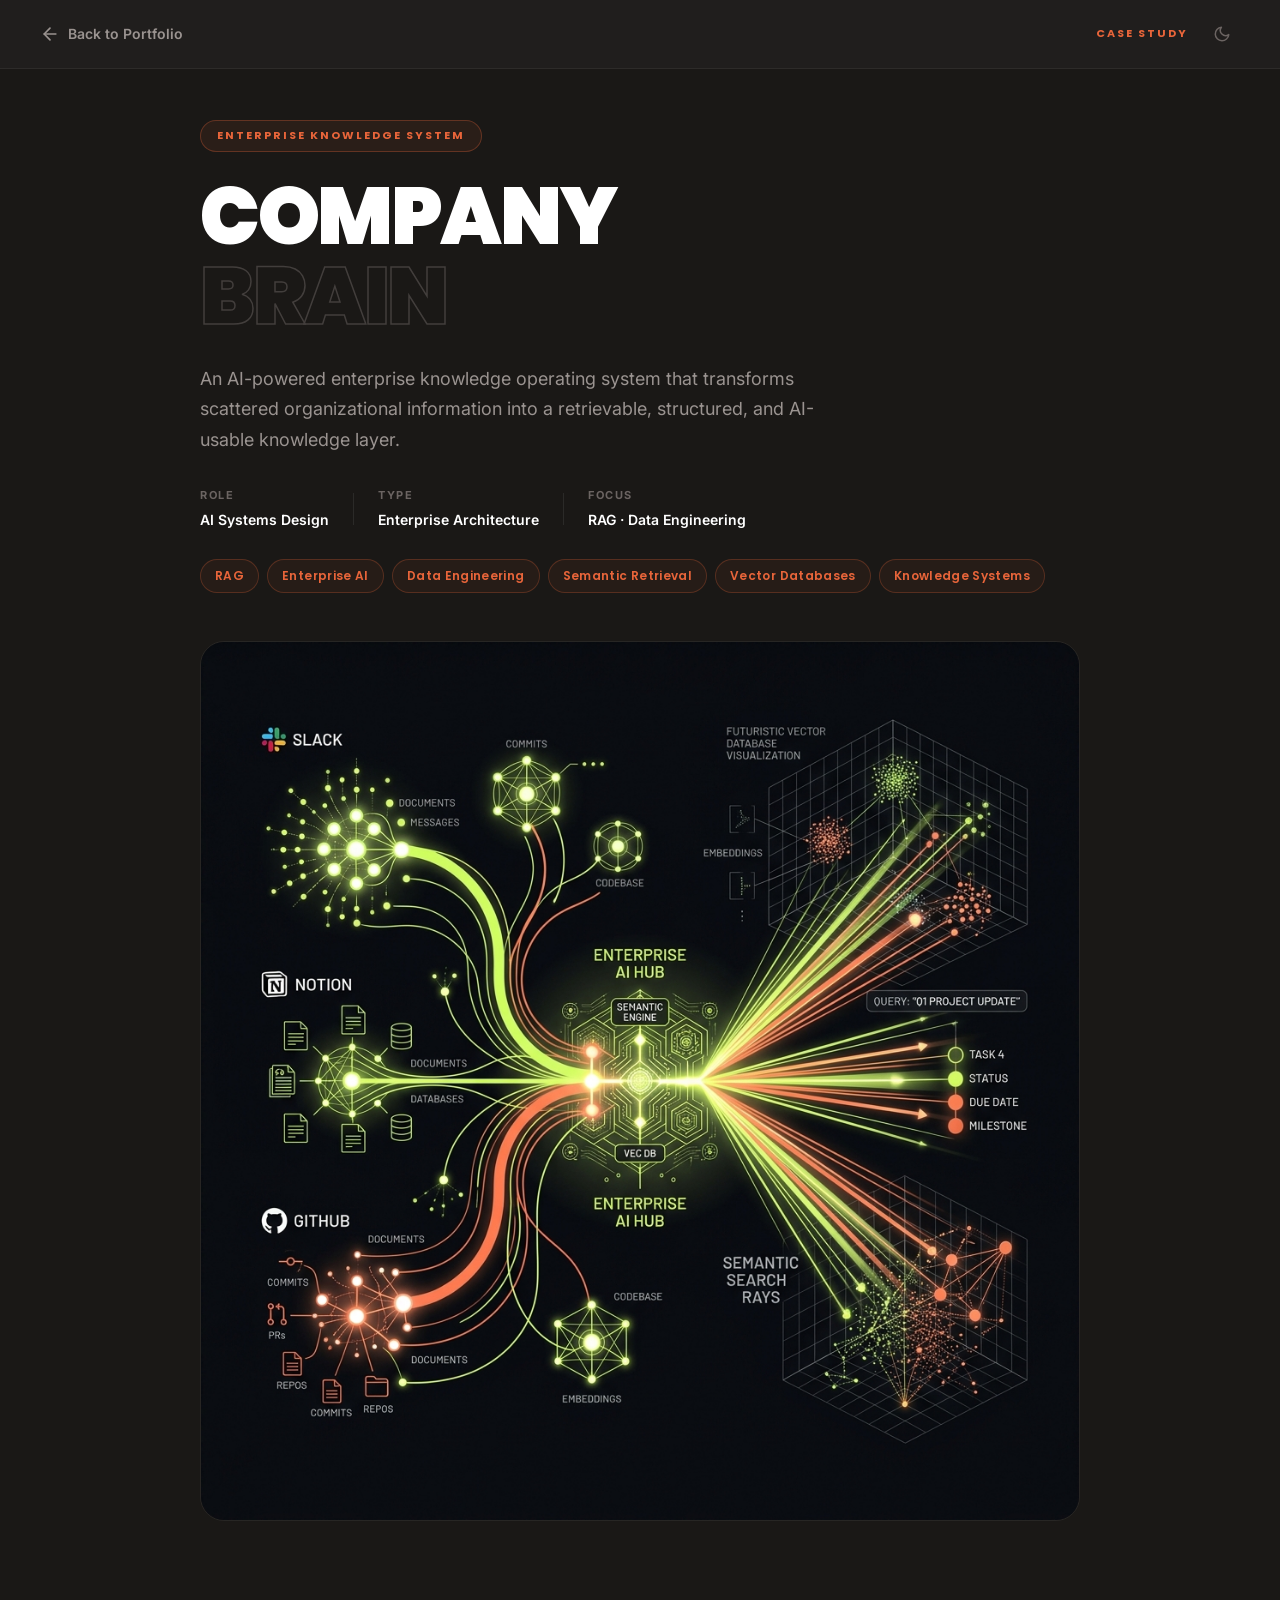
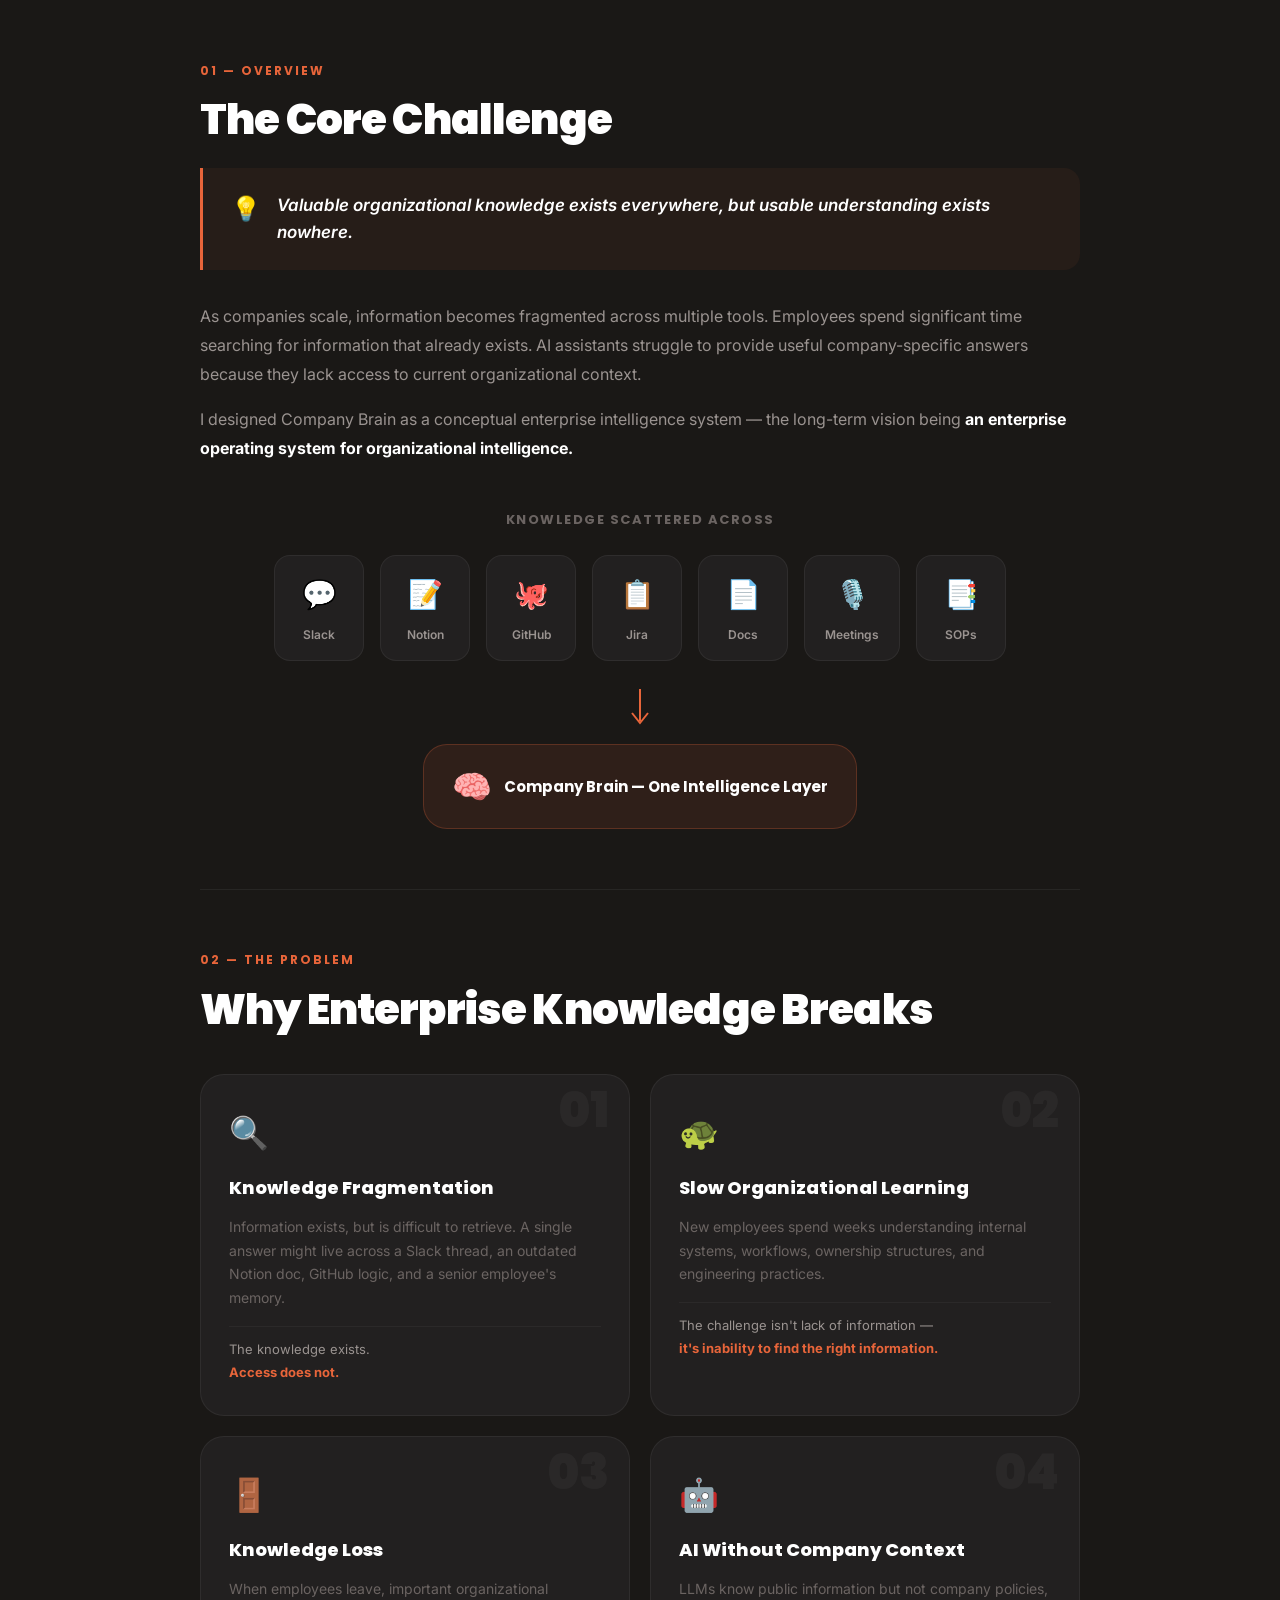
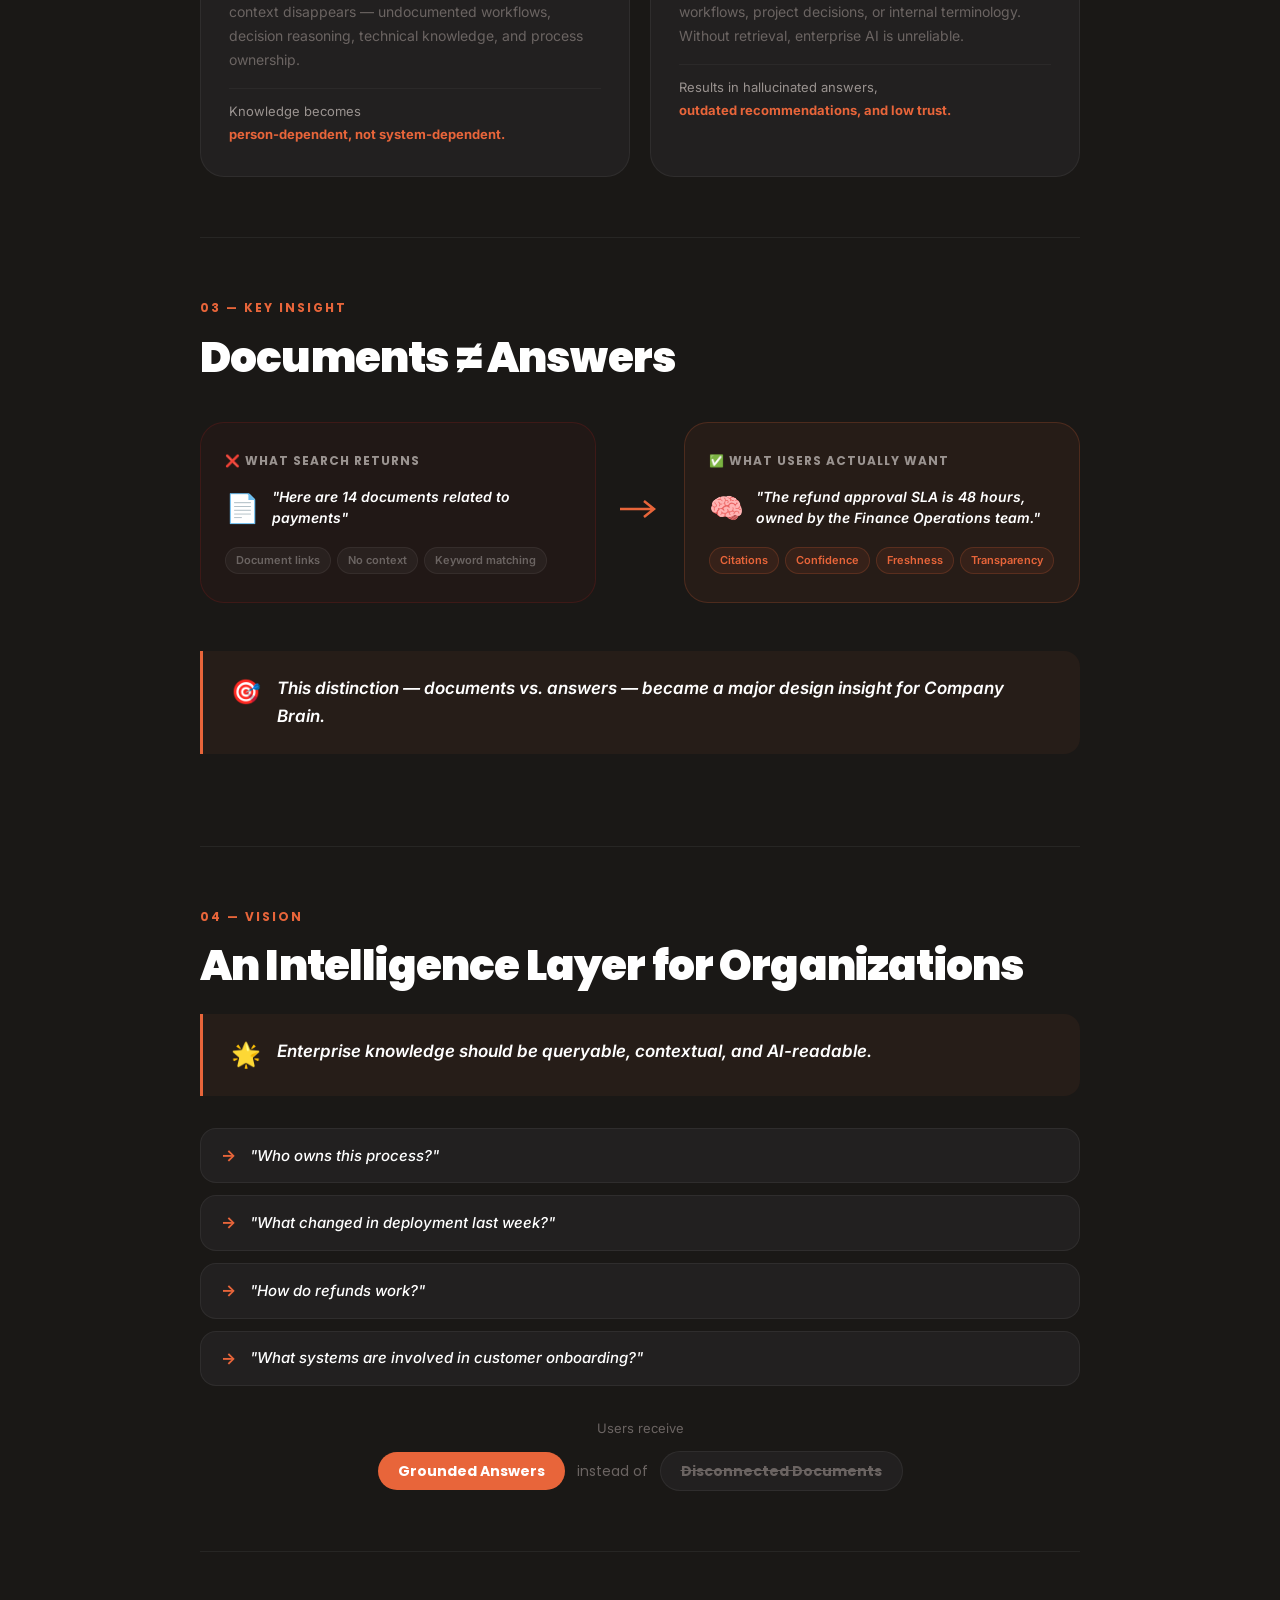
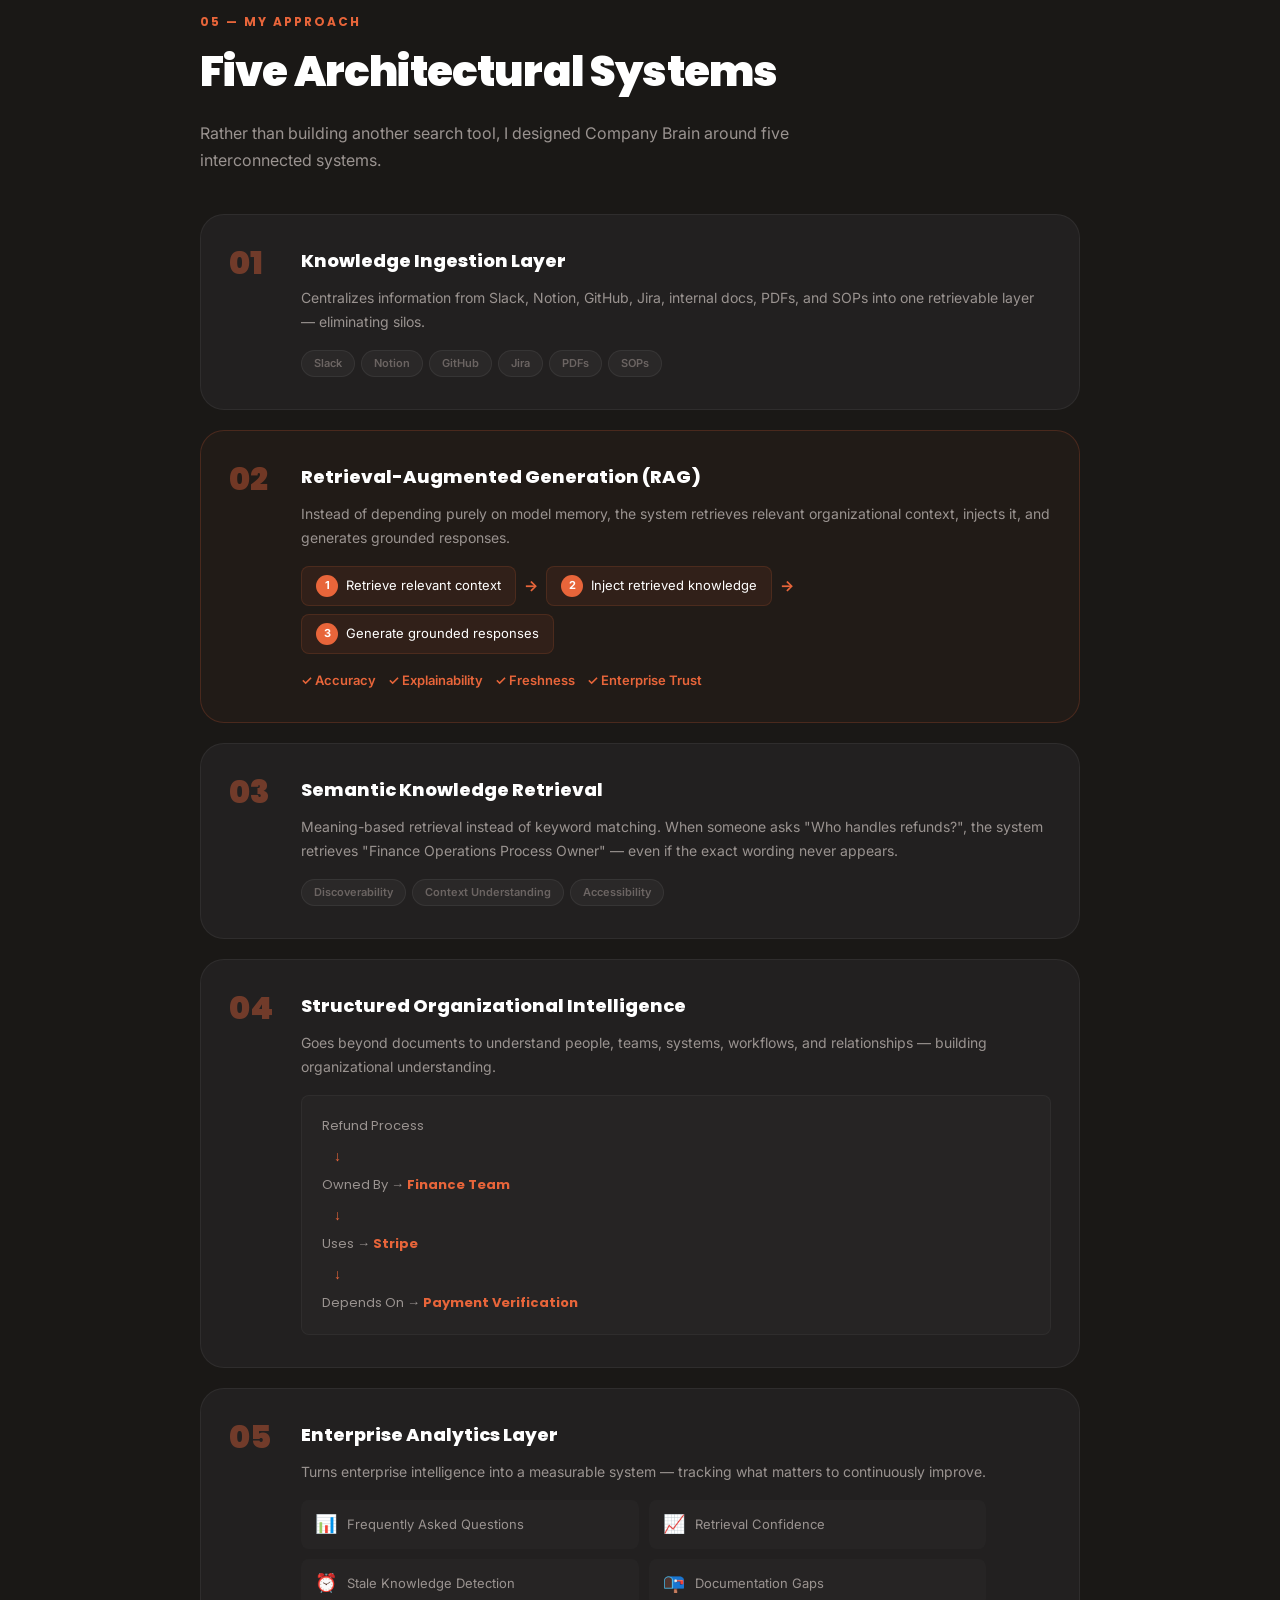
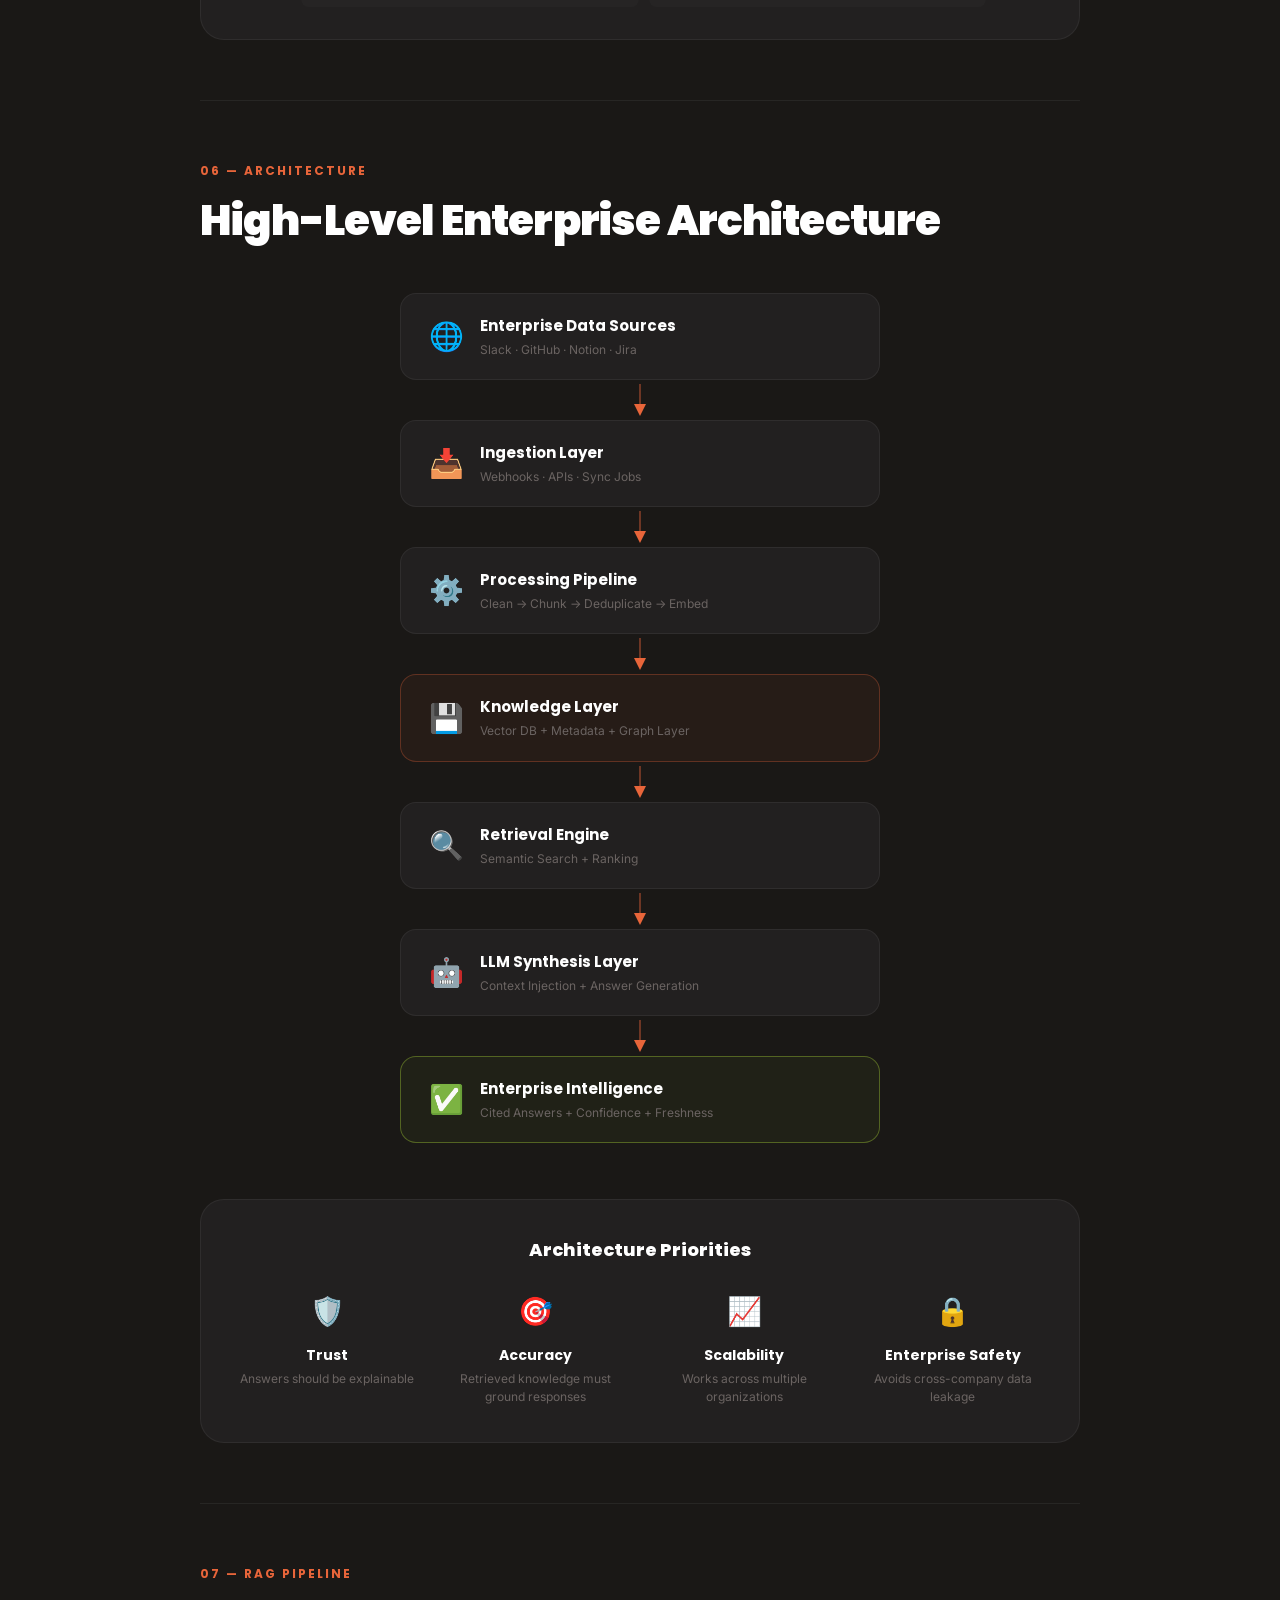
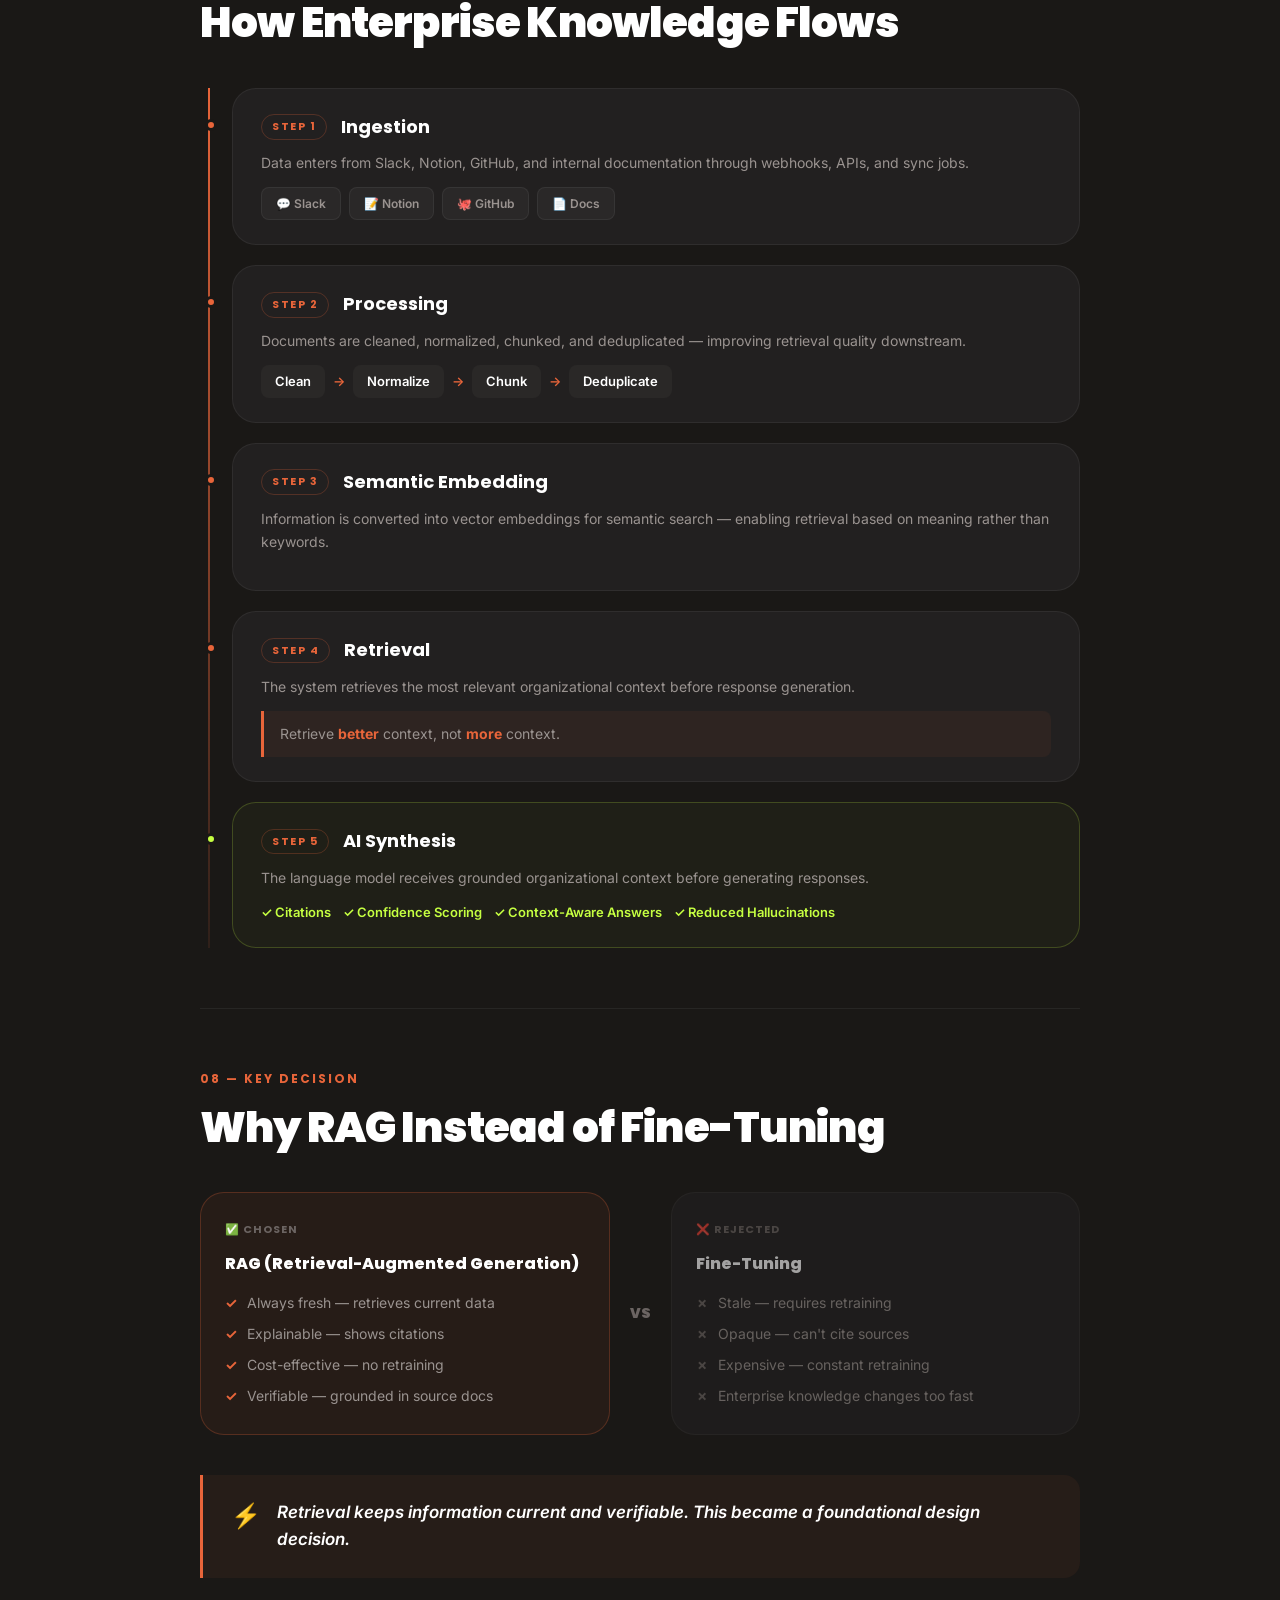
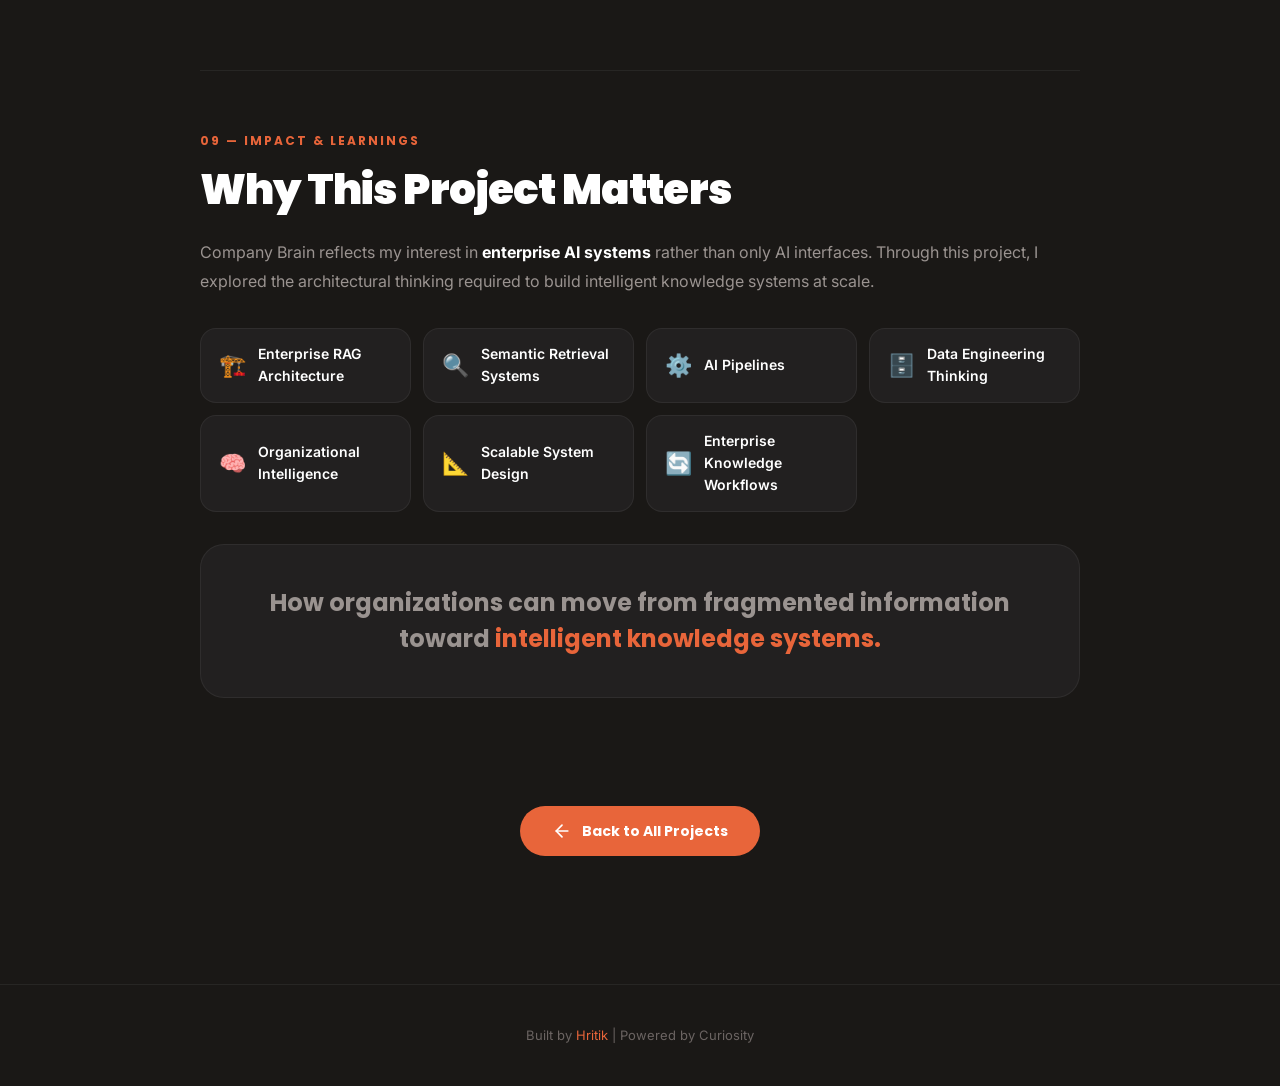
<file: company-brain.html>
<!DOCTYPE html>
<html lang="en">
<head>
  <script>
    (function() {
      const savedTheme = localStorage.getItem('theme') || 'dark';
      document.documentElement.setAttribute('data-theme', savedTheme);
    })();
  </script>
  <meta charset="UTF-8">
  <meta name="viewport" content="width=device-width, initial-scale=1.0">
  <title>Company Brain — Case Study | Hritik</title>
  <meta name="description" content="Company Brain: An AI-powered enterprise knowledge operating system designed to centralize fragmented organizational knowledge using RAG, semantic retrieval, and AI synthesis.">
  <link rel="icon" href="data:image/svg+xml,<svg xmlns='http://www.w3.org/2000/svg' viewBox='0 0 100 100'><text y='.9em' font-size='90'>⚡</text></svg>">
  <link rel="stylesheet" href="css/style.css">
  <link rel="stylesheet" href="css/case-study.css">
</head>
<body class="case-study-page">

  <!-- ═══ BACK NAV ═══ -->
  <nav class="case-nav">
    <a href="index.html" class="back-link">
      <svg width="20" height="20" viewBox="0 0 24 24" fill="none" stroke="currentColor" stroke-width="2" stroke-linecap="round" stroke-linejoin="round"><line x1="19" y1="12" x2="5" y2="12"/><polyline points="12 19 5 12 12 5"/></svg>
      Back to Portfolio
    </a>
    <div style="display: flex; align-items: center; gap: 16px;">
      <span class="case-nav-label">Case Study</span>
      <button id="theme-toggle" class="theme-toggle-btn" title="Toggle Theme" aria-label="Toggle Theme">
        <svg class="sun-icon" viewBox="0 0 24 24" fill="none" stroke="currentColor" stroke-width="2" stroke-linecap="round" stroke-linejoin="round"><circle cx="12" cy="12" r="5"/><line x1="12" y1="1" x2="12" y2="3"/><line x1="12" y1="21" x2="12" y2="23"/><line x1="4.22" y1="4.22" x2="5.64" y2="5.64"/><line x1="18.36" y1="18.36" x2="19.78" y2="19.78"/><line x1="1" y1="12" x2="3" y2="12"/><line x1="21" y1="12" x2="23" y2="12"/><line x1="4.22" y1="19.78" x2="5.64" y2="18.36"/><line x1="18.36" y1="5.64" x2="19.78" y2="4.22"/></svg>
        <svg class="moon-icon" viewBox="0 0 24 24" fill="none" stroke="currentColor" stroke-width="2" stroke-linecap="round" stroke-linejoin="round"><path d="M21 12.79A9 9 0 1 1 11.21 3 7 7 0 0 0 21 12.79z"/></svg>
      </button>
    </div>
  </nav>

  <!-- ═══ HERO BANNER ═══ -->
  <header class="case-hero">
    <div class="case-hero-inner">
      <div class="case-hero-badge reveal">Enterprise Knowledge System</div>
      <h1 class="case-hero-title reveal reveal-delay-1">
        <span class="solid-block">Company</span>
        <span class="outline-block">Brain</span>
      </h1>
      <p class="case-hero-subtitle reveal reveal-delay-2">
        An AI-powered enterprise knowledge operating system that transforms scattered organizational information into a retrievable, structured, and AI-usable knowledge layer.
      </p>
      <div class="case-hero-meta reveal reveal-delay-3">
        <div class="meta-item">
          <span class="meta-label">Role</span>
          <span class="meta-value">AI Systems Design</span>
        </div>
        <div class="meta-divider"></div>
        <div class="meta-item">
          <span class="meta-label">Type</span>
          <span class="meta-value">Enterprise Architecture</span>
        </div>
        <div class="meta-divider"></div>
        <div class="meta-item">
          <span class="meta-label">Focus</span>
          <span class="meta-value">RAG · Data Engineering</span>
        </div>
      </div>
      <div class="case-hero-tags reveal reveal-delay-4">
        <span class="cs-tag">RAG</span>
        <span class="cs-tag">Enterprise AI</span>
        <span class="cs-tag">Data Engineering</span>
        <span class="cs-tag">Semantic Retrieval</span>
        <span class="cs-tag">Vector Databases</span>
        <span class="cs-tag">Knowledge Systems</span>
      </div>
    </div>
    <div class="case-hero-img reveal reveal-delay-3">
      <img src="assets/company-brain.png" alt="Company Brain visualization">
    </div>
  </header>

  <!-- ═══ MAIN CONTENT ═══ -->
  <main class="case-content">

    <!-- ── OVERVIEW ── -->
    <section class="cs-section" id="overview">
      <div class="cs-section-label reveal">01 — Overview</div>
      <h2 class="cs-heading reveal">The Core Challenge</h2>
      <div class="cs-blockquote reveal">
        <span class="bq-icon">💡</span>
        <p>Valuable organizational knowledge exists everywhere, but usable understanding exists nowhere.</p>
      </div>
      <div class="cs-text-block reveal">
        <p>As companies scale, information becomes fragmented across multiple tools. Employees spend significant time searching for information that already exists. AI assistants struggle to provide useful company-specific answers because they lack access to current organizational context.</p>
        <p>I designed Company Brain as a conceptual enterprise intelligence system — the long-term vision being <strong>an enterprise operating system for organizational intelligence.</strong></p>
      </div>

      <!-- Tool fragmentation infographic -->
      <div class="fragmentation-visual reveal">
        <div class="frag-label">Knowledge Scattered Across</div>
        <div class="frag-grid">
          <div class="frag-item">
            <div class="frag-icon">💬</div>
            <span>Slack</span>
          </div>
          <div class="frag-item">
            <div class="frag-icon">📝</div>
            <span>Notion</span>
          </div>
          <div class="frag-item">
            <div class="frag-icon">🐙</div>
            <span>GitHub</span>
          </div>
          <div class="frag-item">
            <div class="frag-icon">📋</div>
            <span>Jira</span>
          </div>
          <div class="frag-item">
            <div class="frag-icon">📄</div>
            <span>Docs</span>
          </div>
          <div class="frag-item">
            <div class="frag-icon">🎙️</div>
            <span>Meetings</span>
          </div>
          <div class="frag-item">
            <div class="frag-icon">📑</div>
            <span>SOPs</span>
          </div>
        </div>
        <div class="frag-arrow-down">
          <svg width="24" height="40" viewBox="0 0 24 40"><path d="M12 0 L12 32 M4 24 L12 34 L20 24" stroke="#e8653a" stroke-width="2" fill="none"/></svg>
        </div>
        <div class="frag-result">
          <div class="frag-icon-big">🧠</div>
          <span>Company Brain — One Intelligence Layer</span>
        </div>
      </div>
    </section>

    <hr class="cs-divider">

    <!-- ── THE PROBLEM ── -->
    <section class="cs-section" id="problem">
      <div class="cs-section-label reveal">02 — The Problem</div>
      <h2 class="cs-heading reveal">Why Enterprise Knowledge Breaks</h2>

      <div class="problem-grid">
        <!-- Problem 1 -->
        <div class="problem-card reveal">
          <div class="problem-number">01</div>
          <div class="problem-icon">🔍</div>
          <h3>Knowledge Fragmentation</h3>
          <p>Information exists, but is difficult to retrieve. A single answer might live across a Slack thread, an outdated Notion doc, GitHub logic, and a senior employee's memory.</p>
          <div class="problem-highlight">
            <span class="ph-label">The knowledge exists.</span>
            <span class="ph-accent">Access does not.</span>
          </div>
        </div>

        <!-- Problem 2 -->
        <div class="problem-card reveal reveal-delay-1">
          <div class="problem-number">02</div>
          <div class="problem-icon">🐢</div>
          <h3>Slow Organizational Learning</h3>
          <p>New employees spend weeks understanding internal systems, workflows, ownership structures, and engineering practices.</p>
          <div class="problem-highlight">
            <span class="ph-label">The challenge isn't lack of information —</span>
            <span class="ph-accent">it's inability to find the right information.</span>
          </div>
        </div>

        <!-- Problem 3 -->
        <div class="problem-card reveal reveal-delay-2">
          <div class="problem-number">03</div>
          <div class="problem-icon">🚪</div>
          <h3>Knowledge Loss</h3>
          <p>When employees leave, important organizational context disappears — undocumented workflows, decision reasoning, technical knowledge, and process ownership.</p>
          <div class="problem-highlight">
            <span class="ph-label">Knowledge becomes</span>
            <span class="ph-accent">person-dependent, not system-dependent.</span>
          </div>
        </div>

        <!-- Problem 4 -->
        <div class="problem-card reveal reveal-delay-3">
          <div class="problem-number">04</div>
          <div class="problem-icon">🤖</div>
          <h3>AI Without Company Context</h3>
          <p>LLMs know public information but not company policies, workflows, project decisions, or internal terminology. Without retrieval, enterprise AI is unreliable.</p>
          <div class="problem-highlight">
            <span class="ph-label">Results in hallucinated answers,</span>
            <span class="ph-accent">outdated recommendations, and low trust.</span>
          </div>
        </div>
      </div>
    </section>

    <hr class="cs-divider">

    <!-- ── WHY EXISTING SYSTEMS FAIL ── -->
    <section class="cs-section" id="insight">
      <div class="cs-section-label reveal">03 — Key Insight</div>
      <h2 class="cs-heading reveal">Documents ≠ Answers</h2>
      
      <div class="comparison-visual reveal">
        <div class="comparison-side comparison-bad">
          <div class="comp-label">❌ What Search Returns</div>
          <div class="comp-content">
            <div class="comp-icon">📄</div>
            <p>"Here are 14 documents related to payments"</p>
          </div>
          <div class="comp-tags">
            <span>Document links</span>
            <span>No context</span>
            <span>Keyword matching</span>
          </div>
        </div>
        <div class="comparison-arrow">
          <svg width="40" height="24" viewBox="0 0 40 24"><path d="M0 12 L32 12 M24 4 L34 12 L24 20" stroke="#e8653a" stroke-width="2.5" fill="none"/></svg>
        </div>
        <div class="comparison-side comparison-good">
          <div class="comp-label">✅ What Users Actually Want</div>
          <div class="comp-content">
            <div class="comp-icon">🧠</div>
            <p>"The refund approval SLA is 48 hours, owned by the Finance Operations team."</p>
          </div>
          <div class="comp-tags">
            <span>Citations</span>
            <span>Confidence</span>
            <span>Freshness</span>
            <span>Transparency</span>
          </div>
        </div>
      </div>

      <div class="cs-blockquote reveal" style="margin-top: 48px;">
        <span class="bq-icon">🎯</span>
        <p>This distinction — documents vs. answers — became a major design insight for Company Brain.</p>
      </div>
    </section>

    <hr class="cs-divider">

    <!-- ── VISION ── -->
    <section class="cs-section" id="vision">
      <div class="cs-section-label reveal">04 — Vision</div>
      <h2 class="cs-heading reveal">An Intelligence Layer for Organizations</h2>
      <div class="cs-blockquote reveal">
        <span class="bq-icon">🌟</span>
        <p>Enterprise knowledge should be queryable, contextual, and AI-readable.</p>
      </div>

      <div class="query-examples reveal">
        <div class="query-item">
          <span class="query-icon">→</span>
          <p>"Who owns this process?"</p>
        </div>
        <div class="query-item">
          <span class="query-icon">→</span>
          <p>"What changed in deployment last week?"</p>
        </div>
        <div class="query-item">
          <span class="query-icon">→</span>
          <p>"How do refunds work?"</p>
        </div>
        <div class="query-item">
          <span class="query-icon">→</span>
          <p>"What systems are involved in customer onboarding?"</p>
        </div>
      </div>

      <div class="vision-result reveal">
        <span class="vr-label">Users receive</span>
        <div class="vr-badges">
          <span class="vr-badge vr-badge--orange">Grounded Answers</span>
          <span class="vr-badge vr-badge--text">instead of</span>
          <span class="vr-badge vr-badge--dim">Disconnected Documents</span>
        </div>
      </div>
    </section>

    <hr class="cs-divider">

    <!-- ── APPROACH — 5 SYSTEMS ── -->
    <section class="cs-section" id="approach">
      <div class="cs-section-label reveal">05 — My Approach</div>
      <h2 class="cs-heading reveal">Five Architectural Systems</h2>
      <p class="cs-subtitle reveal">Rather than building another search tool, I designed Company Brain around five interconnected systems.</p>

      <div class="systems-list">
        <!-- System 1 -->
        <div class="system-card reveal">
          <div class="system-num">01</div>
          <div class="system-body">
            <h3>Knowledge Ingestion Layer</h3>
            <p>Centralizes information from Slack, Notion, GitHub, Jira, internal docs, PDFs, and SOPs into one retrievable layer — eliminating silos.</p>
            <div class="system-tags">
              <span>Slack</span><span>Notion</span><span>GitHub</span><span>Jira</span><span>PDFs</span><span>SOPs</span>
            </div>
          </div>
        </div>

        <!-- System 2 -->
        <div class="system-card system-card--highlight reveal">
          <div class="system-num">02</div>
          <div class="system-body">
            <h3>Retrieval-Augmented Generation (RAG)</h3>
            <p>Instead of depending purely on model memory, the system retrieves relevant organizational context, injects it, and generates grounded responses.</p>
            <div class="rag-steps">
              <div class="rag-step">
                <span class="rag-step-num">1</span>
                <span>Retrieve relevant context</span>
              </div>
              <div class="rag-step-arrow">→</div>
              <div class="rag-step">
                <span class="rag-step-num">2</span>
                <span>Inject retrieved knowledge</span>
              </div>
              <div class="rag-step-arrow">→</div>
              <div class="rag-step">
                <span class="rag-step-num">3</span>
                <span>Generate grounded responses</span>
              </div>
            </div>
            <div class="system-benefits">
              <span>✓ Accuracy</span>
              <span>✓ Explainability</span>
              <span>✓ Freshness</span>
              <span>✓ Enterprise Trust</span>
            </div>
          </div>
        </div>

        <!-- System 3 -->
        <div class="system-card reveal">
          <div class="system-num">03</div>
          <div class="system-body">
            <h3>Semantic Knowledge Retrieval</h3>
            <p>Meaning-based retrieval instead of keyword matching. When someone asks "Who handles refunds?", the system retrieves "Finance Operations Process Owner" — even if the exact wording never appears.</p>
            <div class="system-tags">
              <span>Discoverability</span><span>Context Understanding</span><span>Accessibility</span>
            </div>
          </div>
        </div>

        <!-- System 4 -->
        <div class="system-card reveal">
          <div class="system-num">04</div>
          <div class="system-body">
            <h3>Structured Organizational Intelligence</h3>
            <p>Goes beyond documents to understand people, teams, systems, workflows, and relationships — building organizational understanding.</p>
            <div class="org-flow">
              <div class="org-flow-item">Refund Process</div>
              <div class="org-flow-arrow">↓</div>
              <div class="org-flow-item">Owned By → <strong>Finance Team</strong></div>
              <div class="org-flow-arrow">↓</div>
              <div class="org-flow-item">Uses → <strong>Stripe</strong></div>
              <div class="org-flow-arrow">↓</div>
              <div class="org-flow-item">Depends On → <strong>Payment Verification</strong></div>
            </div>
          </div>
        </div>

        <!-- System 5 -->
        <div class="system-card reveal">
          <div class="system-num">05</div>
          <div class="system-body">
            <h3>Enterprise Analytics Layer</h3>
            <p>Turns enterprise intelligence into a measurable system — tracking what matters to continuously improve.</p>
            <div class="analytics-items">
              <div class="analytics-item">
                <span class="ai-icon">📊</span>
                <span>Frequently Asked Questions</span>
              </div>
              <div class="analytics-item">
                <span class="ai-icon">📈</span>
                <span>Retrieval Confidence</span>
              </div>
              <div class="analytics-item">
                <span class="ai-icon">⏰</span>
                <span>Stale Knowledge Detection</span>
              </div>
              <div class="analytics-item">
                <span class="ai-icon">📭</span>
                <span>Documentation Gaps</span>
              </div>
            </div>
          </div>
        </div>
      </div>
    </section>

    <hr class="cs-divider">

    <!-- ── ARCHITECTURE ── -->
    <section class="cs-section" id="architecture">
      <div class="cs-section-label reveal">06 — Architecture</div>
      <h2 class="cs-heading reveal">High-Level Enterprise Architecture</h2>

      <div class="arch-pipeline reveal">
        <div class="arch-step">
          <div class="arch-step-icon">🌐</div>
          <div class="arch-step-content">
            <h4>Enterprise Data Sources</h4>
            <p>Slack · GitHub · Notion · Jira</p>
          </div>
        </div>
        <div class="arch-connector">
          <div class="arch-line"></div>
          <svg width="12" height="12" viewBox="0 0 12 12"><polygon points="6,12 0,0 12,0" fill="#e8653a"/></svg>
        </div>

        <div class="arch-step">
          <div class="arch-step-icon">📥</div>
          <div class="arch-step-content">
            <h4>Ingestion Layer</h4>
            <p>Webhooks · APIs · Sync Jobs</p>
          </div>
        </div>
        <div class="arch-connector">
          <div class="arch-line"></div>
          <svg width="12" height="12" viewBox="0 0 12 12"><polygon points="6,12 0,0 12,0" fill="#e8653a"/></svg>
        </div>

        <div class="arch-step">
          <div class="arch-step-icon">⚙️</div>
          <div class="arch-step-content">
            <h4>Processing Pipeline</h4>
            <p>Clean → Chunk → Deduplicate → Embed</p>
          </div>
        </div>
        <div class="arch-connector">
          <div class="arch-line"></div>
          <svg width="12" height="12" viewBox="0 0 12 12"><polygon points="6,12 0,0 12,0" fill="#e8653a"/></svg>
        </div>

        <div class="arch-step arch-step--highlight">
          <div class="arch-step-icon">💾</div>
          <div class="arch-step-content">
            <h4>Knowledge Layer</h4>
            <p>Vector DB + Metadata + Graph Layer</p>
          </div>
        </div>
        <div class="arch-connector">
          <div class="arch-line"></div>
          <svg width="12" height="12" viewBox="0 0 12 12"><polygon points="6,12 0,0 12,0" fill="#e8653a"/></svg>
        </div>

        <div class="arch-step">
          <div class="arch-step-icon">🔍</div>
          <div class="arch-step-content">
            <h4>Retrieval Engine</h4>
            <p>Semantic Search + Ranking</p>
          </div>
        </div>
        <div class="arch-connector">
          <div class="arch-line"></div>
          <svg width="12" height="12" viewBox="0 0 12 12"><polygon points="6,12 0,0 12,0" fill="#e8653a"/></svg>
        </div>

        <div class="arch-step">
          <div class="arch-step-icon">🤖</div>
          <div class="arch-step-content">
            <h4>LLM Synthesis Layer</h4>
            <p>Context Injection + Answer Generation</p>
          </div>
        </div>
        <div class="arch-connector">
          <div class="arch-line"></div>
          <svg width="12" height="12" viewBox="0 0 12 12"><polygon points="6,12 0,0 12,0" fill="#e8653a"/></svg>
        </div>

        <div class="arch-step arch-step--final">
          <div class="arch-step-icon">✅</div>
          <div class="arch-step-content">
            <h4>Enterprise Intelligence</h4>
            <p>Cited Answers + Confidence + Freshness</p>
          </div>
        </div>
      </div>

      <!-- Architecture Priorities -->
      <div class="arch-priorities reveal">
        <h3>Architecture Priorities</h3>
        <div class="priority-grid">
          <div class="priority-item">
            <div class="priority-icon">🛡️</div>
            <h4>Trust</h4>
            <p>Answers should be explainable</p>
          </div>
          <div class="priority-item">
            <div class="priority-icon">🎯</div>
            <h4>Accuracy</h4>
            <p>Retrieved knowledge must ground responses</p>
          </div>
          <div class="priority-item">
            <div class="priority-icon">📈</div>
            <h4>Scalability</h4>
            <p>Works across multiple organizations</p>
          </div>
          <div class="priority-item">
            <div class="priority-icon">🔒</div>
            <h4>Enterprise Safety</h4>
            <p>Avoids cross-company data leakage</p>
          </div>
        </div>
      </div>
    </section>

    <hr class="cs-divider">

    <!-- ── RAG PIPELINE ── -->
    <section class="cs-section" id="pipeline">
      <div class="cs-section-label reveal">07 — RAG Pipeline</div>
      <h2 class="cs-heading reveal">How Enterprise Knowledge Flows</h2>

      <div class="pipeline-steps">
        <div class="pipe-step reveal">
          <div class="pipe-step-header">
            <span class="pipe-num">Step 1</span>
            <h3>Ingestion</h3>
          </div>
          <p>Data enters from Slack, Notion, GitHub, and internal documentation through webhooks, APIs, and sync jobs.</p>
          <div class="pipe-visual">
            <span>💬 Slack</span>
            <span>📝 Notion</span>
            <span>🐙 GitHub</span>
            <span>📄 Docs</span>
          </div>
        </div>

        <div class="pipe-step reveal">
          <div class="pipe-step-header">
            <span class="pipe-num">Step 2</span>
            <h3>Processing</h3>
          </div>
          <p>Documents are cleaned, normalized, chunked, and deduplicated — improving retrieval quality downstream.</p>
          <div class="pipe-flow">
            <span>Clean</span><span class="pf-arrow">→</span>
            <span>Normalize</span><span class="pf-arrow">→</span>
            <span>Chunk</span><span class="pf-arrow">→</span>
            <span>Deduplicate</span>
          </div>
        </div>

        <div class="pipe-step reveal">
          <div class="pipe-step-header">
            <span class="pipe-num">Step 3</span>
            <h3>Semantic Embedding</h3>
          </div>
          <p>Information is converted into vector embeddings for semantic search — enabling retrieval based on meaning rather than keywords.</p>
        </div>

        <div class="pipe-step reveal">
          <div class="pipe-step-header">
            <span class="pipe-num">Step 4</span>
            <h3>Retrieval</h3>
          </div>
          <p>The system retrieves the most relevant organizational context before response generation.</p>
          <div class="pipe-emphasis">
            Retrieve <strong>better</strong> context, not <strong>more</strong> context.
          </div>
        </div>

        <div class="pipe-step pipe-step--final reveal">
          <div class="pipe-step-header">
            <span class="pipe-num">Step 5</span>
            <h3>AI Synthesis</h3>
          </div>
          <p>The language model receives grounded organizational context before generating responses.</p>
          <div class="pipe-results">
            <span>✓ Citations</span>
            <span>✓ Confidence Scoring</span>
            <span>✓ Context-Aware Answers</span>
            <span>✓ Reduced Hallucinations</span>
          </div>
        </div>
      </div>
    </section>

    <hr class="cs-divider">

    <!-- ── RAG vs Fine-Tuning ── -->
    <section class="cs-section" id="rag-decision">
      <div class="cs-section-label reveal">08 — Key Decision</div>
      <h2 class="cs-heading reveal">Why RAG Instead of Fine-Tuning</h2>

      <div class="decision-visual reveal">
        <div class="decision-card decision-chosen">
          <div class="decision-badge">✅ Chosen</div>
          <h3>RAG (Retrieval-Augmented Generation)</h3>
          <ul>
            <li><span class="check">✓</span> Always fresh — retrieves current data</li>
            <li><span class="check">✓</span> Explainable — shows citations</li>
            <li><span class="check">✓</span> Cost-effective — no retraining</li>
            <li><span class="check">✓</span> Verifiable — grounded in source docs</li>
          </ul>
        </div>
        <div class="decision-vs">VS</div>
        <div class="decision-card decision-rejected">
          <div class="decision-badge">❌ Rejected</div>
          <h3>Fine-Tuning</h3>
          <ul>
            <li><span class="cross">✗</span> Stale — requires retraining</li>
            <li><span class="cross">✗</span> Opaque — can't cite sources</li>
            <li><span class="cross">✗</span> Expensive — constant retraining</li>
            <li><span class="cross">✗</span> Enterprise knowledge changes too fast</li>
          </ul>
        </div>
      </div>

      <div class="cs-blockquote reveal" style="margin-top: 40px;">
        <span class="bq-icon">⚡</span>
        <p>Retrieval keeps information current and verifiable. This became a foundational design decision.</p>
      </div>
    </section>

    <hr class="cs-divider">

    <!-- ── WHY THIS MATTERS ── -->
    <section class="cs-section" id="impact">
      <div class="cs-section-label reveal">09 — Impact & Learnings</div>
      <h2 class="cs-heading reveal">Why This Project Matters</h2>

      <div class="cs-text-block reveal">
        <p>Company Brain reflects my interest in <strong>enterprise AI systems</strong> rather than only AI interfaces. Through this project, I explored the architectural thinking required to build intelligent knowledge systems at scale.</p>
      </div>

      <div class="learnings-grid reveal">
        <div class="learning-item">
          <span class="learning-icon">🏗️</span>
          <span>Enterprise RAG Architecture</span>
        </div>
        <div class="learning-item">
          <span class="learning-icon">🔍</span>
          <span>Semantic Retrieval Systems</span>
        </div>
        <div class="learning-item">
          <span class="learning-icon">⚙️</span>
          <span>AI Pipelines</span>
        </div>
        <div class="learning-item">
          <span class="learning-icon">🗄️</span>
          <span>Data Engineering Thinking</span>
        </div>
        <div class="learning-item">
          <span class="learning-icon">🧠</span>
          <span>Organizational Intelligence</span>
        </div>
        <div class="learning-item">
          <span class="learning-icon">📐</span>
          <span>Scalable System Design</span>
        </div>
        <div class="learning-item">
          <span class="learning-icon">🔄</span>
          <span>Enterprise Knowledge Workflows</span>
        </div>
      </div>

      <div class="final-quote reveal">
        <p>How organizations can move from fragmented information toward <span class="fq-highlight">intelligent knowledge systems.</span></p>
      </div>
    </section>

    <!-- ── BACK CTA ── -->
    <section class="cs-back-cta reveal">
      <a href="index.html" class="back-cta-btn">
        <svg width="20" height="20" viewBox="0 0 24 24" fill="none" stroke="currentColor" stroke-width="2" stroke-linecap="round" stroke-linejoin="round"><line x1="19" y1="12" x2="5" y2="12"/><polyline points="12 19 5 12 12 5"/></svg>
        Back to All Projects
      </a>
    </section>

  </main>

  <footer class="footer" style="border-top: 1px solid rgba(255,255,255,0.06);">
    <p>Built by <a href="index.html">Hritik</a> | Powered by Curiosity</p>
  </footer>

  <script src="js/main.js"></script>
</body>
</html>
</file>
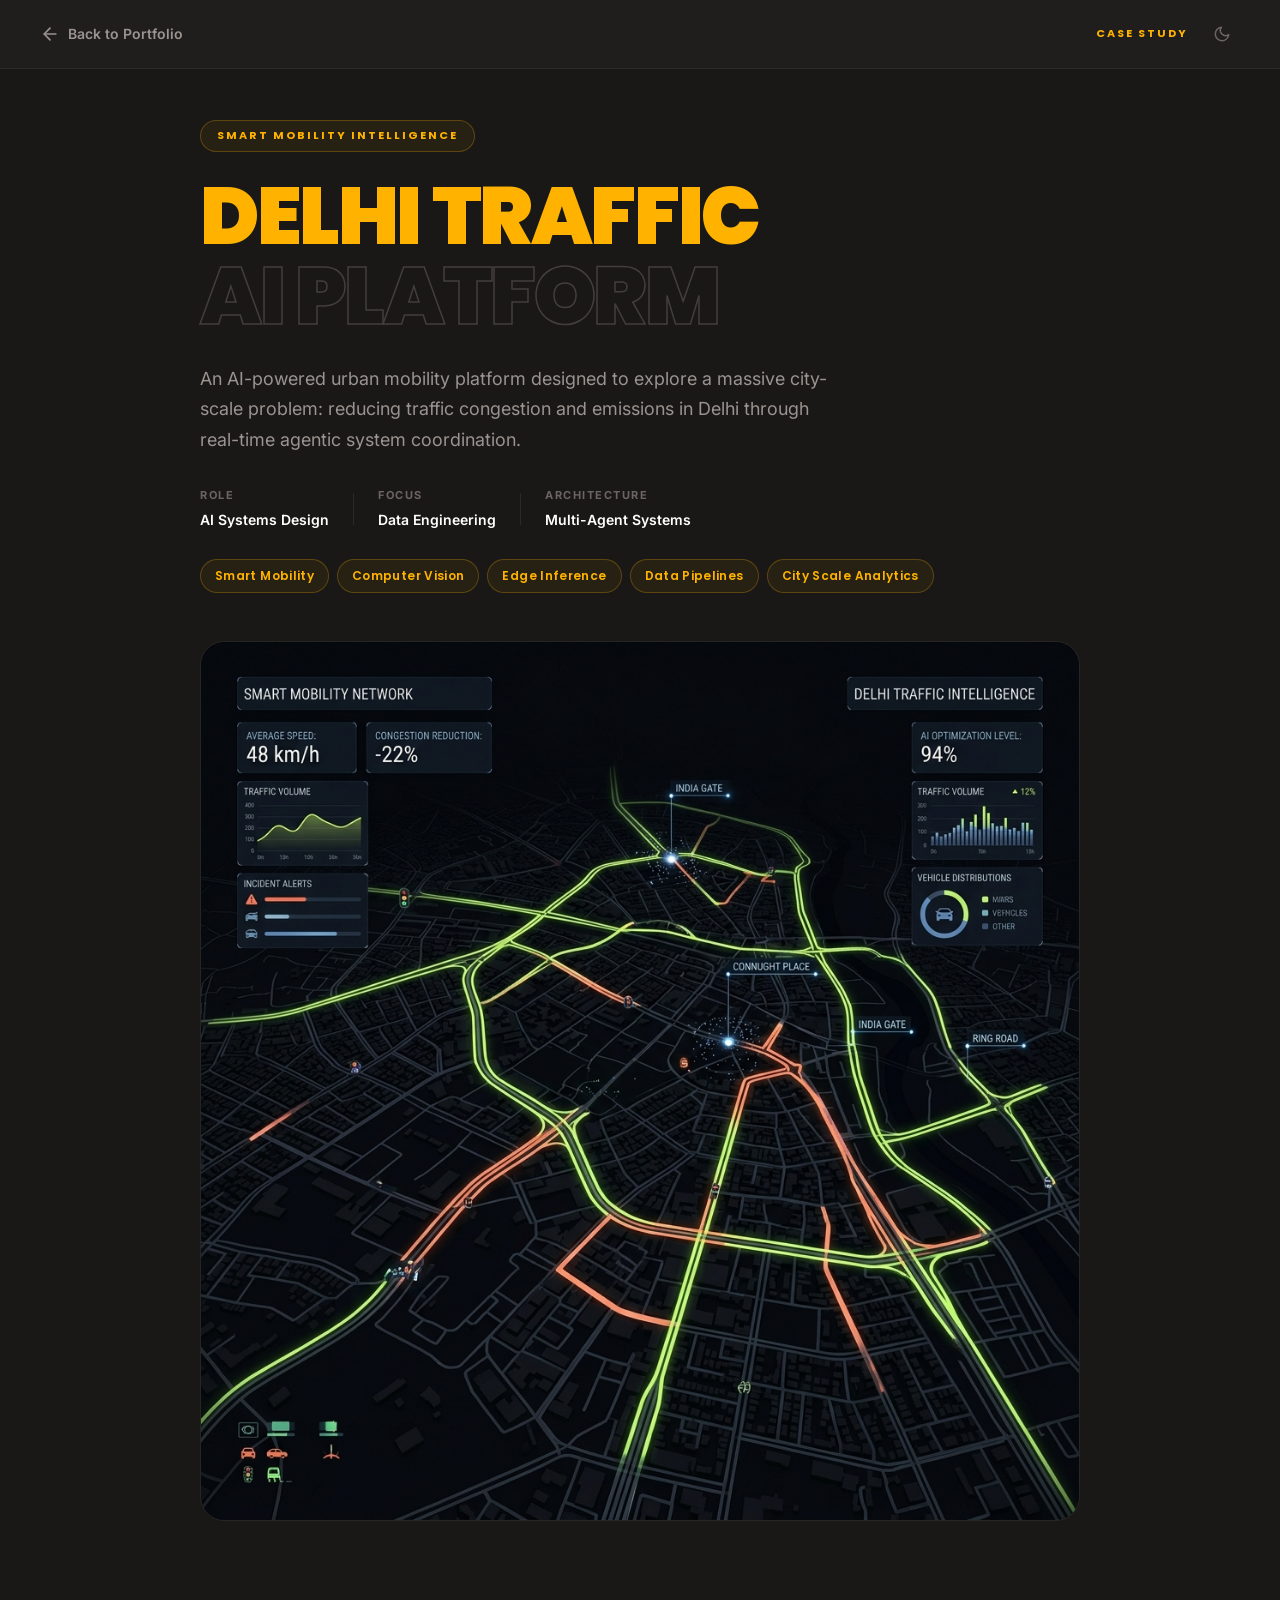
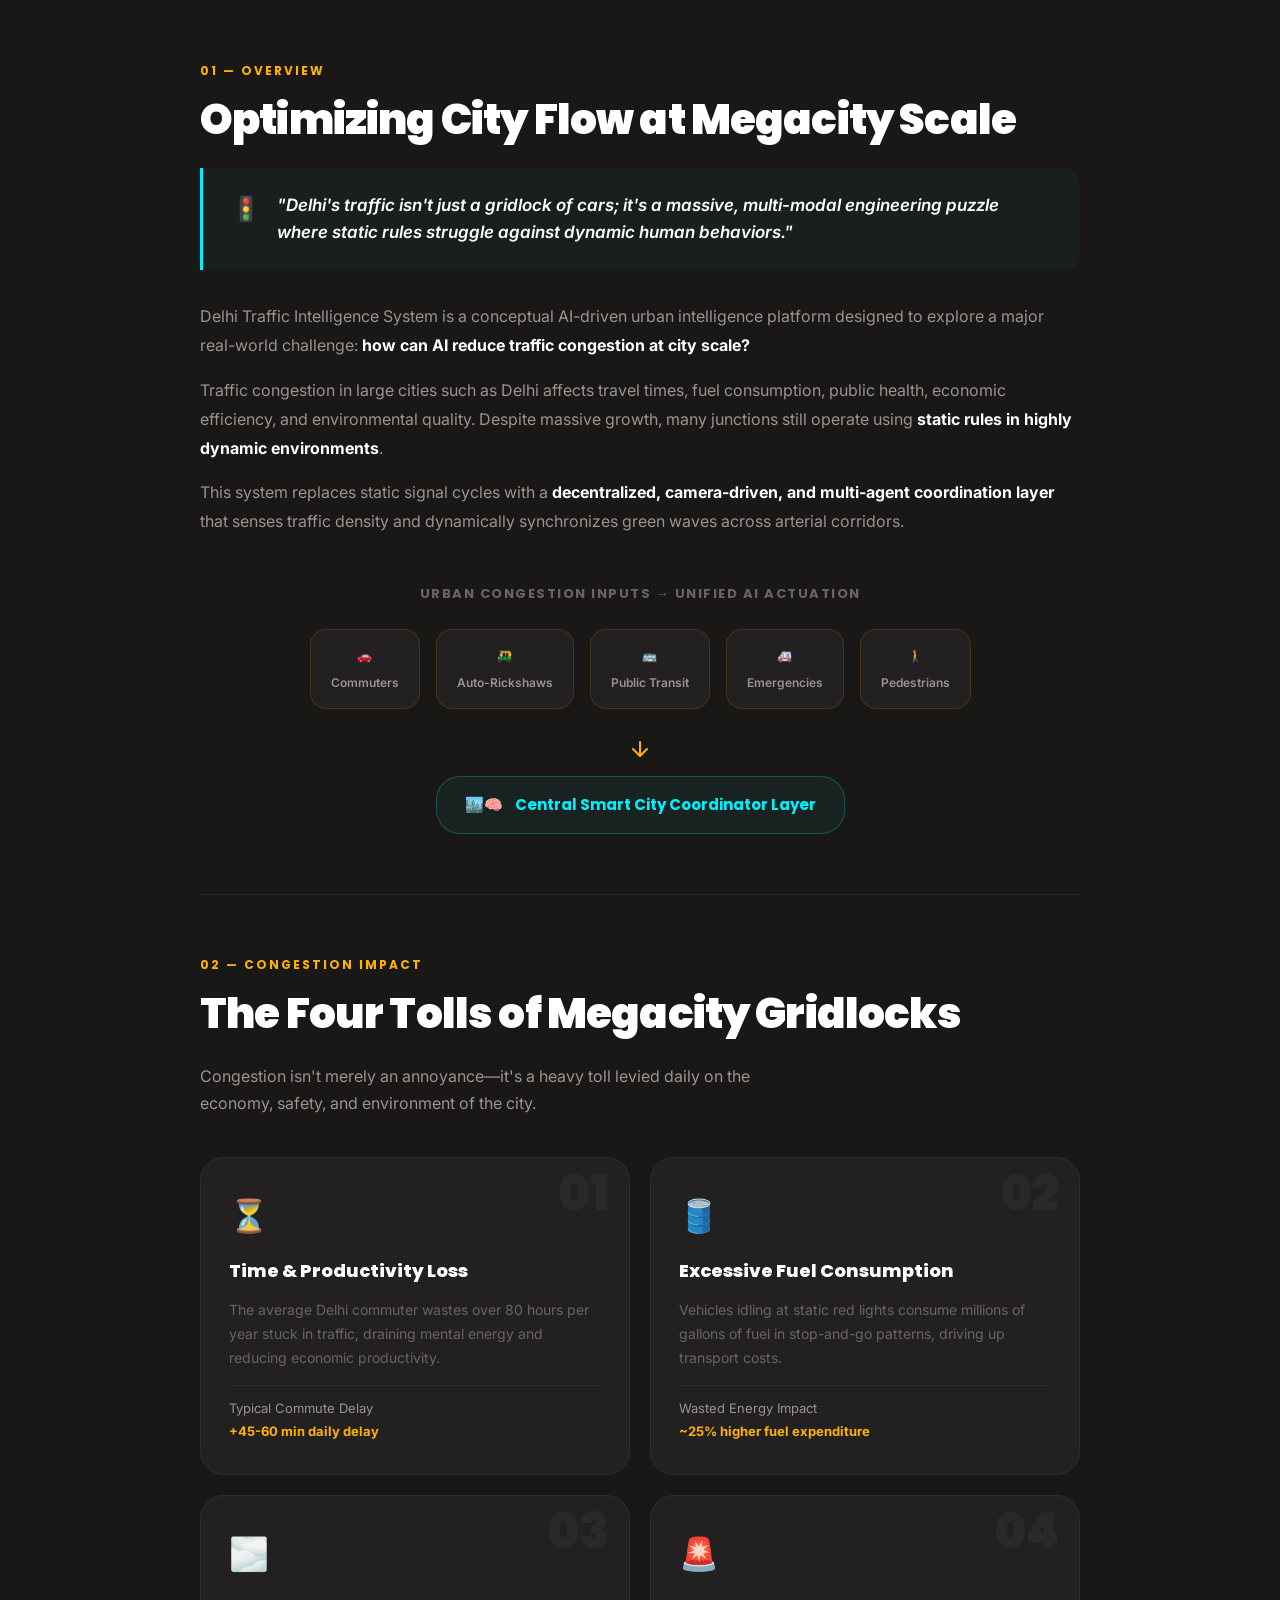
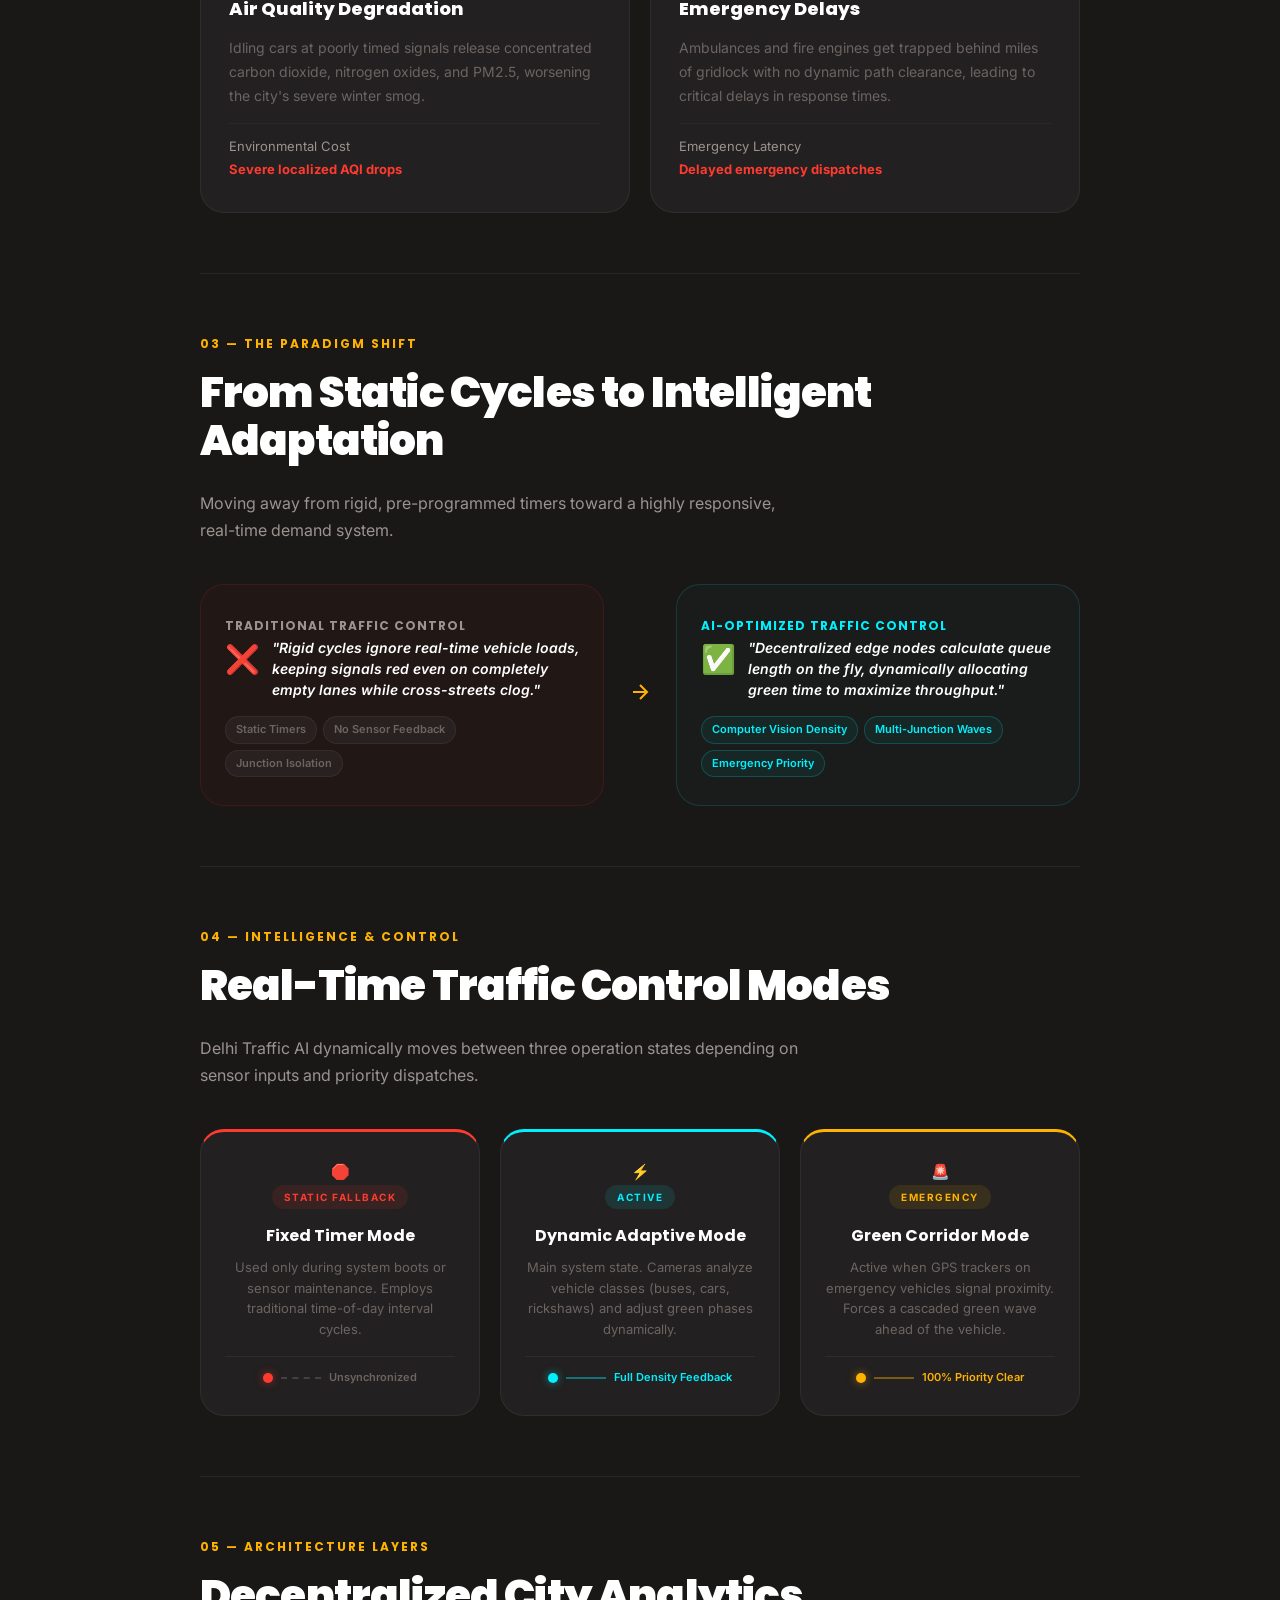
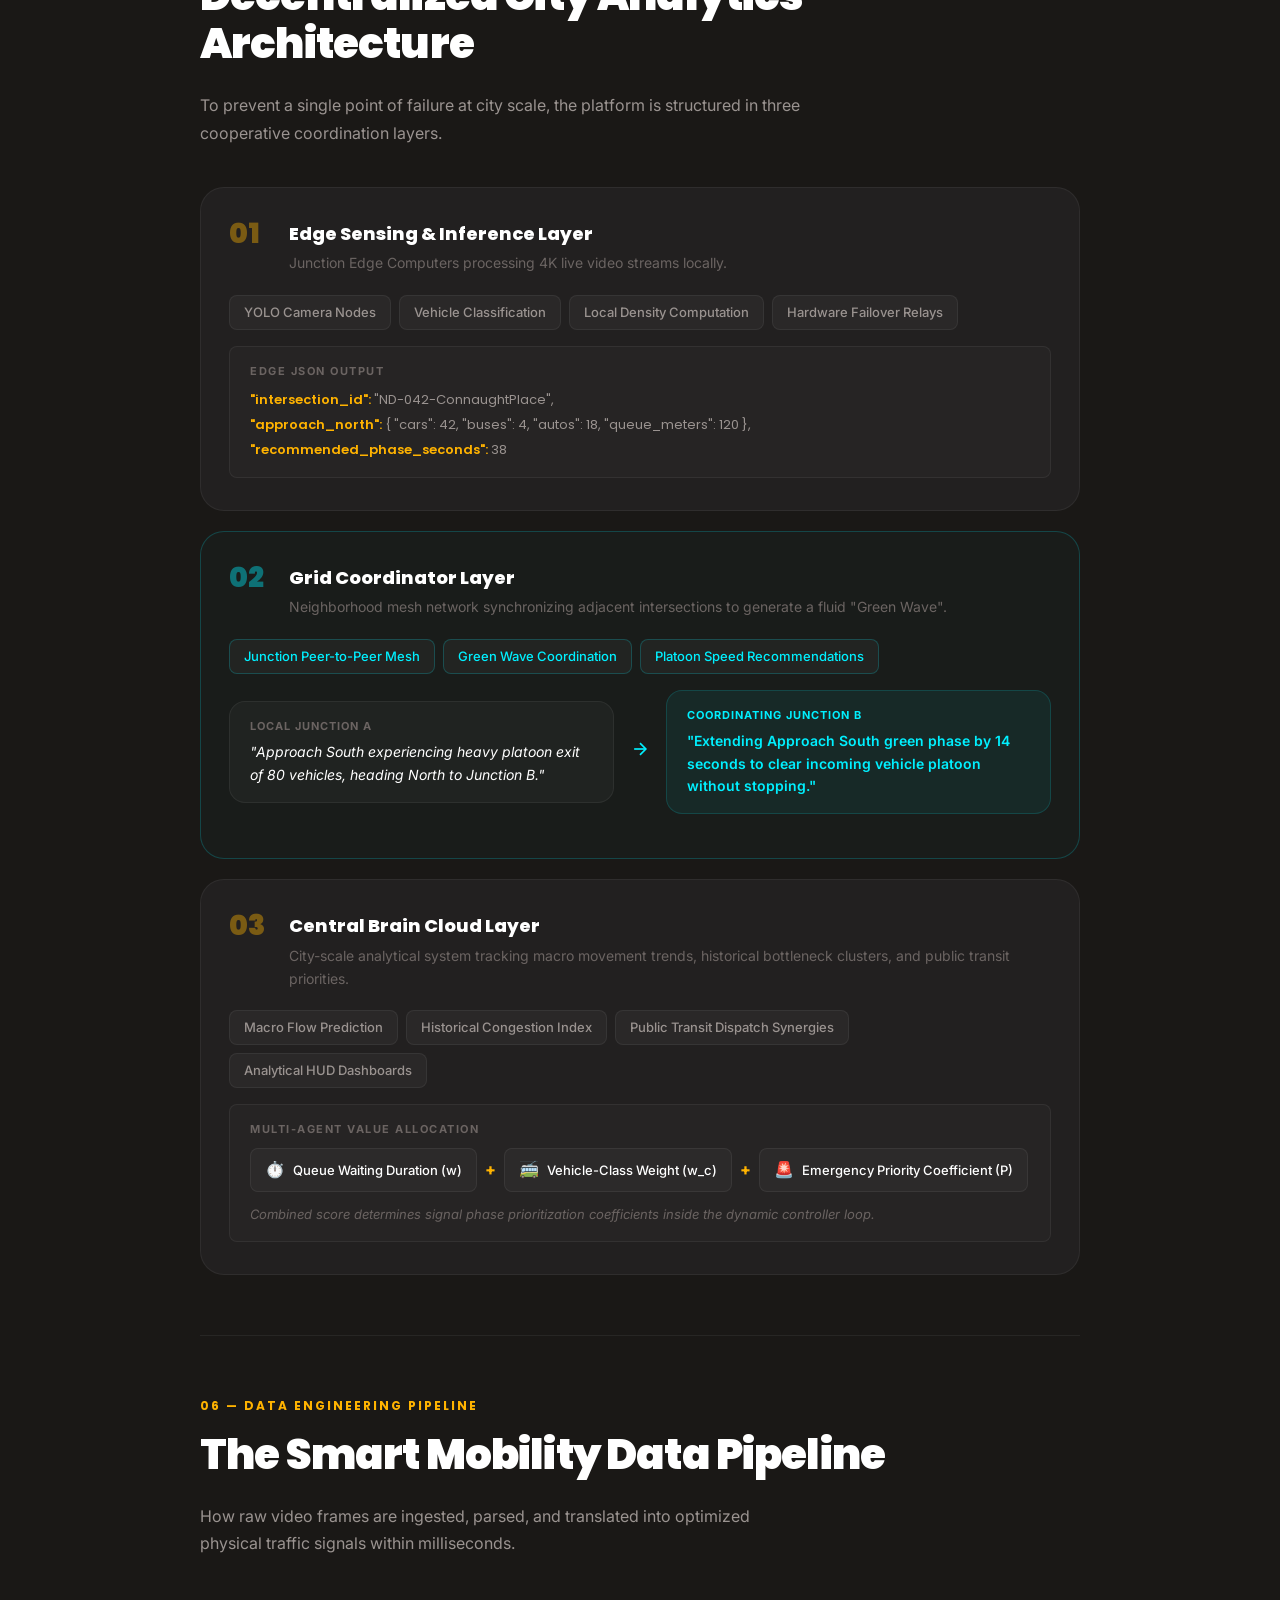
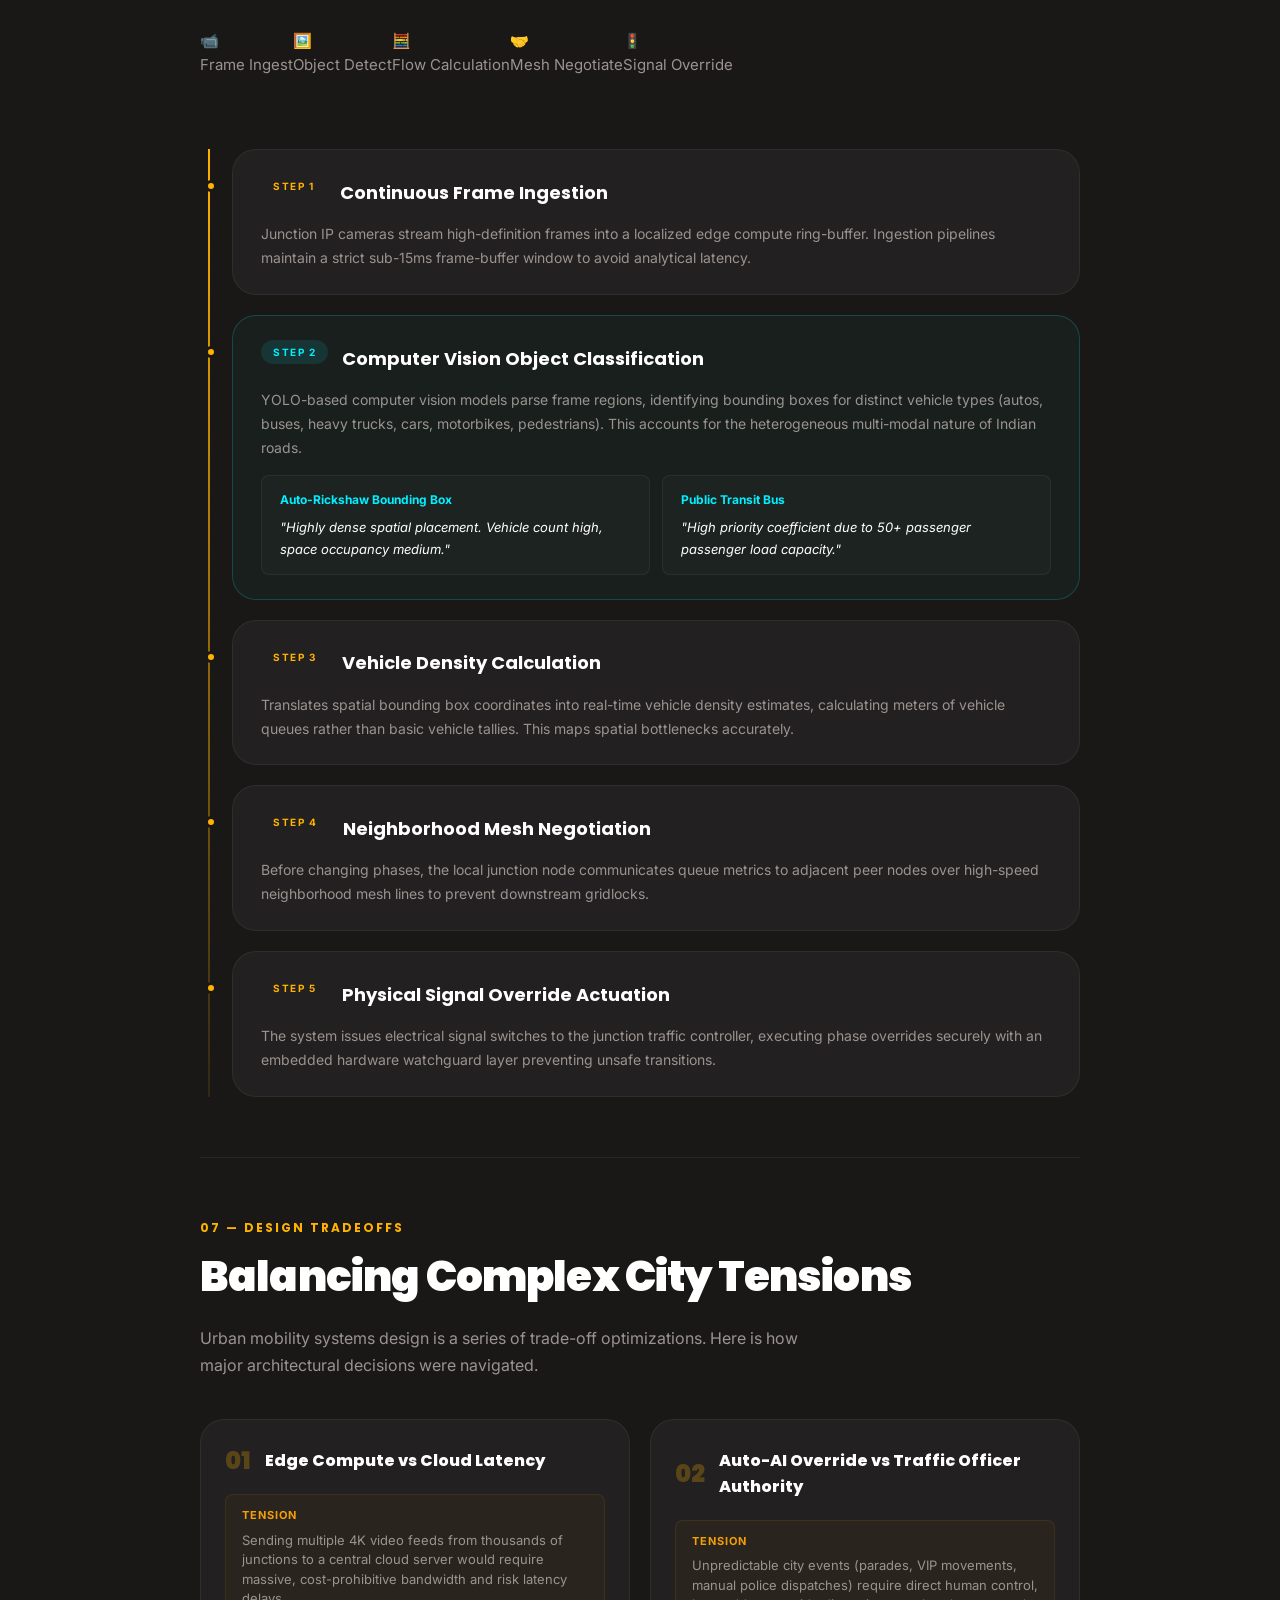
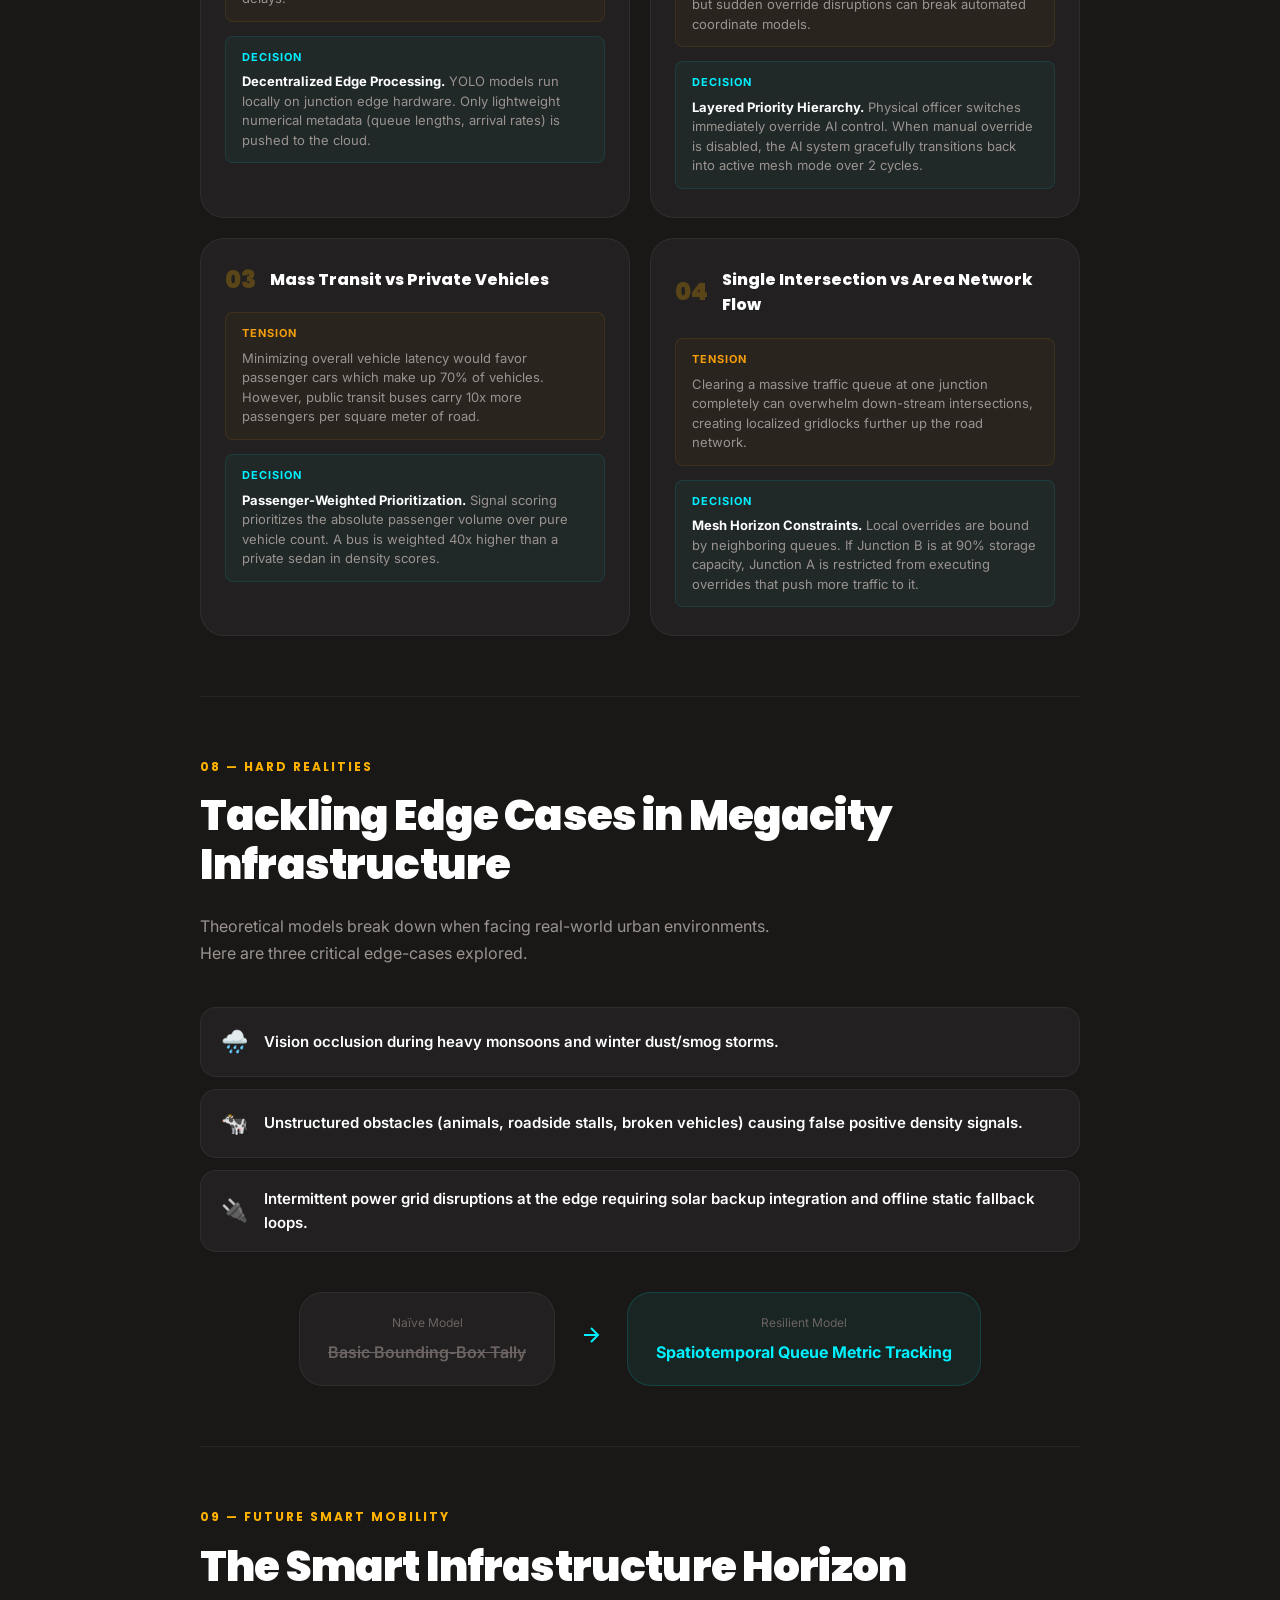
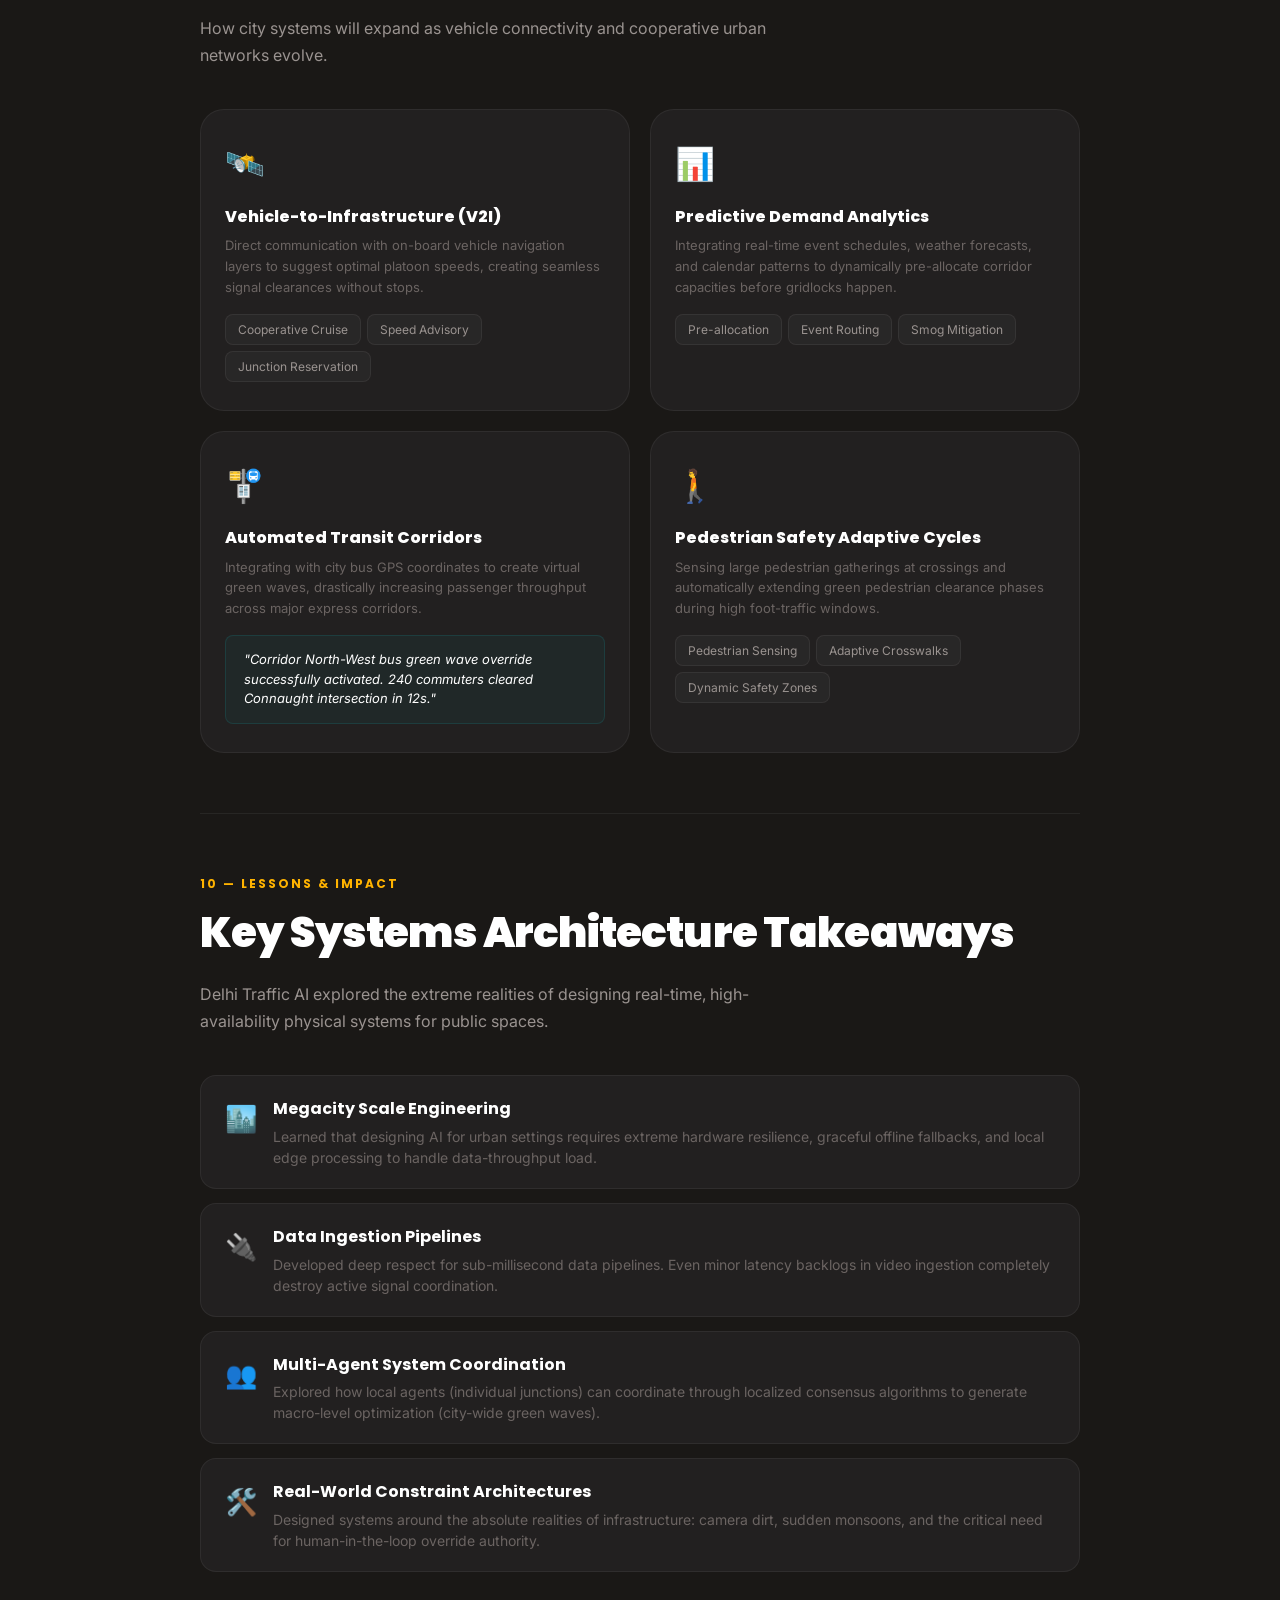
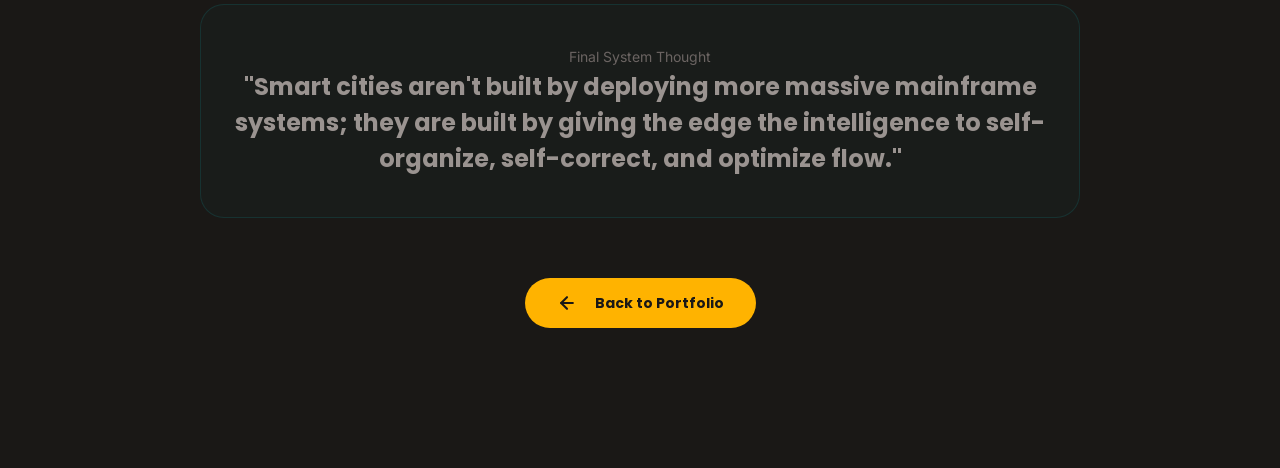
<file: delhi-traffic.html>
<!DOCTYPE html>
<html lang="en">
<head>
  <script>
    (function() {
      const savedTheme = localStorage.getItem('theme') || 'dark';
      document.documentElement.setAttribute('data-theme', savedTheme);
    })();
  </script>
  <meta charset="UTF-8">
  <meta name="viewport" content="width=device-width, initial-scale=1.0">
  <title>Delhi Traffic AI — Case Study | Hritik</title>
  <meta name="description" content="Delhi Traffic Intelligence System: An AI-powered smart mobility platform optimizing urban traffic flow using real-time YOLO object detection and decentralized multi-agent coordination.">
  <link rel="icon" href="data:image/svg+xml,<svg xmlns='http://www.w3.org/2000/svg' viewBox='0 0 100 100'><text y='.9em' font-size='90'>⚡</text></svg>">
  <link rel="stylesheet" href="css/style.css">
  <link rel="stylesheet" href="css/case-study.css">
  <link rel="stylesheet" href="css/delhi-traffic.css">
</head>
<body class="case-study-page">

  <!-- ═══ BACK NAV ═══ -->
  <nav class="case-nav">
    <a href="index.html" class="back-link">
      <svg width="20" height="20" viewBox="0 0 24 24" fill="none" stroke="currentColor" stroke-width="2" stroke-linecap="round" stroke-linejoin="round"><line x1="19" y1="12" x2="5" y2="12"/><polyline points="12 19 5 12 12 5"/></svg>
      Back to Portfolio
    </a>
    <div style="display: flex; align-items: center; gap: 16px;">
      <span class="case-nav-label" style="color: #ffb300;">Case Study</span>
      <button id="theme-toggle" class="theme-toggle-btn" title="Toggle Theme" aria-label="Toggle Theme">
        <svg class="sun-icon" viewBox="0 0 24 24" fill="none" stroke="currentColor" stroke-width="2" stroke-linecap="round" stroke-linejoin="round"><circle cx="12" cy="12" r="5"/><line x1="12" y1="1" x2="12" y2="3"/><line x1="12" y1="21" x2="12" y2="23"/><line x1="4.22" y1="4.22" x2="5.64" y2="5.64"/><line x1="18.36" y1="18.36" x2="19.78" y2="19.78"/><line x1="1" y1="12" x2="3" y2="12"/><line x1="21" y1="12" x2="23" y2="12"/><line x1="4.22" y1="19.78" x2="5.64" y2="18.36"/><line x1="18.36" y1="5.64" x2="19.78" y2="4.22"/></svg>
        <svg class="moon-icon" viewBox="0 0 24 24" fill="none" stroke="currentColor" stroke-width="2" stroke-linecap="round" stroke-linejoin="round"><path d="M21 12.79A9 9 0 1 1 11.21 3 7 7 0 0 0 21 12.79z"/></svg>
      </button>
    </div>
  </nav>

  <!-- ═══ HERO BANNER ═══ -->
  <header class="case-hero">
    <div class="case-hero-inner">
      <div class="case-hero-badge reveal cs-tag--traffic">Smart Mobility Intelligence</div>
      <h1 class="case-hero-title reveal reveal-delay-1">
        <span class="solid-block" style="color: #ffb300;">Delhi Traffic</span>
        <span class="outline-block">AI Platform</span>
      </h1>
      <p class="case-hero-subtitle reveal reveal-delay-2">
        An AI-powered urban mobility platform designed to explore a massive city-scale problem: reducing traffic congestion and emissions in Delhi through real-time agentic system coordination.
      </p>
      <div class="case-hero-meta reveal reveal-delay-3">
        <div class="meta-item">
          <span class="meta-label">Role</span>
          <span class="meta-value">AI Systems Design</span>
        </div>
        <div class="meta-divider"></div>
        <div class="meta-item">
          <span class="meta-label">Focus</span>
          <span class="meta-value">Data Engineering</span>
        </div>
        <div class="meta-divider"></div>
        <div class="meta-item">
          <span class="meta-label">Architecture</span>
          <span class="meta-value">Multi-Agent Systems</span>
        </div>
      </div>

      <div class="case-hero-tags reveal reveal-delay-3">
        <span class="cs-tag cs-tag--traffic">Smart Mobility</span>
        <span class="cs-tag cs-tag--traffic">Computer Vision</span>
        <span class="cs-tag cs-tag--traffic">Edge Inference</span>
        <span class="cs-tag cs-tag--traffic">Data Pipelines</span>
        <span class="cs-tag cs-tag--traffic">City Scale Analytics</span>
      </div>

      <div class="case-hero-img reveal reveal-delay-3">
        <img src="assets/delhi-traffic.png" alt="Delhi Traffic Intelligence System">
      </div>
    </div>
  </header>

  <!-- ═══ MAIN CONTENT ═══ -->
  <main class="case-content">

    <!-- 01 — Overview -->
    <section class="cs-section">
      <div class="cs-section-label" style="color: #ffb300;">01 — Overview</div>
      <h2 class="cs-heading">Optimizing City Flow at Megacity Scale</h2>
      <div class="cs-blockquote cs-blockquote--traffic">
        <div class="bq-icon">🚦</div>
        <p>"Delhi's traffic isn't just a gridlock of cars; it's a massive, multi-modal engineering puzzle where static rules struggle against dynamic human behaviors."</p>
      </div>

      <div class="cs-text-block">
        <p>Delhi Traffic Intelligence System is a conceptual AI-driven urban intelligence platform designed to explore a major real-world challenge: <strong>how can AI reduce traffic congestion at city scale?</strong></p>
        <p>Traffic congestion in large cities such as Delhi affects travel times, fuel consumption, public health, economic efficiency, and environmental quality. Despite massive growth, many junctions still operate using <strong>static rules in highly dynamic environments</strong>.</p>
        <p>This system replaces static signal cycles with a <strong>decentralized, camera-driven, and multi-agent coordination layer</strong> that senses traffic density and dynamically synchronizes green waves across arterial corridors.</p>
      </div>

      <!-- Unified City Brain Infographic -->
      <div class="fragmentation-visual">
        <div class="frag-label">Urban Congestion Inputs → Unified AI Actuation</div>
        <div class="frag-grid">
          <div class="frag-item" style="border-color: rgba(255, 179, 0, 0.15);">
            <span class="frag-icon">🚗</span>
            <span>Commuters</span>
          </div>
          <div class="frag-item" style="border-color: rgba(255, 179, 0, 0.15);">
            <span class="frag-icon">🛺</span>
            <span>Auto-Rickshaws</span>
          </div>
          <div class="frag-item" style="border-color: rgba(255, 179, 0, 0.15);">
            <span class="frag-icon">🚌</span>
            <span>Public Transit</span>
          </div>
          <div class="frag-item" style="border-color: rgba(255, 179, 0, 0.15);">
            <span class="frag-icon">🚑</span>
            <span>Emergencies</span>
          </div>
          <div class="frag-item" style="border-color: rgba(255, 179, 0, 0.15);">
            <span class="frag-icon">🚶</span>
            <span>Pedestrians</span>
          </div>
        </div>
        <div class="frag-arrow-down">
          <svg width="24" height="24" viewBox="0 0 24 24" fill="none" stroke="#ffb300" stroke-width="2" stroke-linecap="round" stroke-linejoin="round"><line x1="12" y1="5" x2="12" y2="19"/><polyline points="19 12 12 19 5 12"/></svg>
        </div>
        <div class="frag-result" style="border-color: rgba(0, 240, 255, 0.25); background: rgba(0, 240, 255, 0.05);">
          <span class="frag-icon-big">🏙️🧠</span>
          <span style="color: #00f0ff;">Central Smart City Coordinator Layer</span>
        </div>
      </div>
    </section>

    <hr class="cs-divider">

    <!-- 02 — The Challenge -->
    <section class="cs-section">
      <div class="cs-section-label" style="color: #ffb300;">02 — Congestion Impact</div>
      <h2 class="cs-heading">The Four Tolls of Megacity Gridlocks</h2>
      <p class="cs-subtitle">Congestion isn't merely an annoyance—it's a heavy toll levied daily on the economy, safety, and environment of the city.</p>

      <div class="problem-grid">
        <div class="problem-card">
          <div class="problem-number">01</div>
          <div class="problem-icon">⏳</div>
          <h3>Time & Productivity Loss</h3>
          <p>The average Delhi commuter wastes over 80 hours per year stuck in traffic, draining mental energy and reducing economic productivity.</p>
          <div class="problem-highlight">
            <span class="ph-label">Typical Commute Delay</span>
            <span class="ph-accent" style="color: #ffb300;">+45-60 min daily delay</span>
          </div>
        </div>

        <div class="problem-card">
          <div class="problem-number">02</div>
          <div class="problem-icon">🛢️</div>
          <h3>Excessive Fuel Consumption</h3>
          <p>Vehicles idling at static red lights consume millions of gallons of fuel in stop-and-go patterns, driving up transport costs.</p>
          <div class="problem-highlight">
            <span class="ph-label">Wasted Energy Impact</span>
            <span class="ph-accent" style="color: #ffb300;">~25% higher fuel expenditure</span>
          </div>
        </div>

        <div class="problem-card">
          <div class="problem-number">03</div>
          <div class="problem-icon">🌫️</div>
          <h3>Air Quality Degradation</h3>
          <p>Idling cars at poorly timed signals release concentrated carbon dioxide, nitrogen oxides, and PM2.5, worsening the city's severe winter smog.</p>
          <div class="problem-highlight">
            <span class="ph-label">Environmental Cost</span>
            <span class="ph-accent" style="color: #ff3b30;">Severe localized AQI drops</span>
          </div>
        </div>

        <div class="problem-card">
          <div class="problem-number">04</div>
          <div class="problem-icon">🚨</div>
          <h3>Emergency Delays</h3>
          <p>Ambulances and fire engines get trapped behind miles of gridlock with no dynamic path clearance, leading to critical delays in response times.</p>
          <div class="problem-highlight">
            <span class="ph-label">Emergency Latency</span>
            <span class="ph-accent" style="color: #ff3b30;">Delayed emergency dispatches</span>
          </div>
        </div>
      </div>
    </section>

    <hr class="cs-divider">

    <!-- 03 — The Core Shift -->
    <section class="cs-section">
      <div class="cs-section-label" style="color: #ffb300;">03 — The Paradigm Shift</div>
      <h2 class="cs-heading">From Static Cycles to Intelligent Adaptation</h2>
      <p class="cs-subtitle">Moving away from rigid, pre-programmed timers toward a highly responsive, real-time demand system.</p>

      <div class="comparison-visual">
        <div class="comparison-side comparison-bad">
          <span class="comp-label">Traditional Traffic Control</span>
          <div class="comp-content">
            <span class="comp-icon">❌</span>
            <p>"Rigid cycles ignore real-time vehicle loads, keeping signals red even on completely empty lanes while cross-streets clog."</p>
          </div>
          <div class="comp-tags">
            <span>Static Timers</span>
            <span>No Sensor Feedback</span>
            <span>Junction Isolation</span>
          </div>
        </div>

        <div class="comparison-arrow">
          <svg width="24" height="24" viewBox="0 0 24 24" fill="none" stroke="#ffb300" stroke-width="2"><line x1="5" y1="12" x2="19" y2="12"/><polyline points="12 5 19 12 12 19"/></svg>
        </div>

        <div class="comparison-side comparison-good" style="background: rgba(0, 240, 255, 0.02); border-color: rgba(0, 240, 255, 0.15);">
          <span class="comp-label" style="color: #00f0ff;">AI-Optimized Traffic Control</span>
          <div class="comp-content">
            <span class="comp-icon">✅</span>
            <p>"Decentralized edge nodes calculate queue length on the fly, dynamically allocating green time to maximize throughput."</p>
          </div>
          <div class="comp-tags">
            <span style="color: #00f0ff; border-color: rgba(0, 240, 255, 0.2); background: rgba(0, 240, 255, 0.05);">Computer Vision Density</span>
            <span style="color: #00f0ff; border-color: rgba(0, 240, 255, 0.2); background: rgba(0, 240, 255, 0.05);">Multi-Junction Waves</span>
            <span style="color: #00f0ff; border-color: rgba(0, 240, 255, 0.2); background: rgba(0, 240, 255, 0.05);">Emergency Priority</span>
          </div>
        </div>
      </div>
    </section>

    <hr class="cs-divider">

    <!-- 04 — Active Control Modes -->
    <section class="cs-section">
      <div class="cs-section-label" style="color: #ffb300;">04 — Intelligence & Control</div>
      <h2 class="cs-heading">Real-Time Traffic Control Modes</h2>
      <p class="cs-subtitle">Delhi Traffic AI dynamically moves between three operation states depending on sensor inputs and priority dispatches.</p>

      <div class="traffic-modes">
        <div class="traffic-mode traffic-mode--static">
          <div class="mm-icon">🛑</div>
          <span class="tm-badge">Static Fallback</span>
          <h3>Fixed Timer Mode</h3>
          <p>Used only during system boots or sensor maintenance. Employs traditional time-of-day interval cycles.</p>
          <div class="tm-visual">
            <div class="tm-dot tm-dot--red"></div>
            <div class="tm-line tm-line--dashed"></div>
            <span class="tm-label">Unsynchronized</span>
          </div>
        </div>

        <div class="traffic-mode traffic-mode--adaptive">
          <div class="mm-icon">⚡</div>
          <span class="tm-badge" style="background: rgba(0, 240, 255, 0.1); color: #00f0ff;">Active</span>
          <h3>Dynamic Adaptive Mode</h3>
          <p>Main system state. Cameras analyze vehicle classes (buses, cars, rickshaws) and adjust green phases dynamically.</p>
          <div class="tm-visual">
            <div class="tm-dot tm-dot--cyan"></div>
            <div class="tm-line tm-line--solid"></div>
            <span class="tm-label" style="color: #00f0ff;">Full Density Feedback</span>
          </div>
        </div>

        <div class="traffic-mode traffic-mode--corridor">
          <div class="mm-icon">🚨</div>
          <span class="tm-badge" style="background: rgba(255, 179, 0, 0.1); color: #ffb300;">Emergency</span>
          <h3>Green Corridor Mode</h3>
          <p>Active when GPS trackers on emergency vehicles signal proximity. Forces a cascaded green wave ahead of the vehicle.</p>
          <div class="tm-visual">
            <div class="tm-dot tm-dot--amber"></div>
            <div class="tm-line tm-line--solid" style="background: rgba(255, 179, 0, 0.4);"></div>
            <span class="tm-label" style="color: #ffb300;">100% Priority Clear</span>
          </div>
        </div>
      </div>
    </section>

    <hr class="cs-divider">

    <!-- 05 — Architecture Layers -->
    <section class="cs-section">
      <div class="cs-section-label" style="color: #ffb300;">05 — Architecture Layers</div>
      <h2 class="cs-heading">Decentralized City Analytics Architecture</h2>
      <p class="cs-subtitle">To prevent a single point of failure at city scale, the platform is structured in three cooperative coordination layers.</p>

      <div class="urban-layers">
        <div class="urban-layer">
          <div class="ul-header">
            <div class="ul-num">01</div>
            <div class="ul-title">
              <h3>Edge Sensing & Inference Layer</h3>
              <p class="ul-desc">Junction Edge Computers processing 4K live video streams locally.</p>
            </div>
          </div>
          <div class="ul-items">
            <span>YOLO Camera Nodes</span>
            <span>Vehicle Classification</span>
            <span>Local Density Computation</span>
            <span>Hardware Failover Relays</span>
          </div>
          <div class="ul-example">
            <div class="ul-example-label">Edge JSON Output</div>
            <div class="ul-code">
              <span class="code-line"><span class="code-key">"intersection_id":</span> "ND-042-ConnaughtPlace",</span>
              <span class="code-line"><span class="code-key">"approach_north":</span> { "cars": 42, "buses": 4, "autos": 18, "queue_meters": 120 },</span>
              <span class="code-line"><span class="code-key">"recommended_phase_seconds":</span> 38</span>
            </div>
          </div>
        </div>

        <div class="urban-layer urban-layer--highlight">
          <div class="ul-header">
            <div class="ul-num" style="color: #00f0ff;">02</div>
            <div class="ul-title">
              <h3>Grid Coordinator Layer</h3>
              <p class="ul-desc">Neighborhood mesh network synchronizing adjacent intersections to generate a fluid "Green Wave".</p>
            </div>
          </div>
          <div class="ul-items">
            <span style="color: #00f0ff; border-color: rgba(0, 240, 255, 0.2);">Junction Peer-to-Peer Mesh</span>
            <span style="color: #00f0ff; border-color: rgba(0, 240, 255, 0.2);">Green Wave Coordination</span>
            <span style="color: #00f0ff; border-color: rgba(0, 240, 255, 0.2);">Platoon Speed Recommendations</span>
          </div>
          <div class="traffic-analytics-demo">
            <div class="tad-feed">
              <span class="tad-label">Local Junction A</span>
              <p>"Approach South experiencing heavy platoon exit of 80 vehicles, heading North to Junction B."</p>
            </div>
            <div class="tad-arrow">
              <svg width="20" height="20" viewBox="0 0 24 24" fill="none" stroke="#00f0ff" stroke-width="2"><line x1="5" y1="12" x2="19" y2="12"/><polyline points="12 5 19 12 12 19"/></svg>
            </div>
            <div class="tad-decision">
              <span class="tad-label" style="color: #00f0ff;">Coordinating Junction B</span>
              <p>"Extending Approach South green phase by 14 seconds to clear incoming vehicle platoon without stopping."</p>
            </div>
          </div>
        </div>

        <div class="urban-layer">
          <div class="ul-header">
            <div class="ul-num">03</div>
            <div class="ul-title">
              <h3>Central Brain Cloud Layer</h3>
              <p class="ul-desc">City-scale analytical system tracking macro movement trends, historical bottleneck clusters, and public transit priorities.</p>
            </div>
          </div>
          <div class="ul-items">
            <span>Macro Flow Prediction</span>
            <span>Historical Congestion Index</span>
            <span>Public Transit Dispatch Synergies</span>
            <span>Analytical HUD Dashboards</span>
          </div>
          <div class="ul-example">
            <div class="ul-example-label">Multi-Agent Value Allocation</div>
            <div class="queue-formula">
              <div class="qf-item">
                <span class="qf-icon">⏱️</span>
                <span>Queue Waiting Duration (w)</span>
              </div>
              <span class="qf-plus">+</span>
              <div class="qf-item">
                <span class="qf-icon">🚎</span>
                <span>Vehicle-Class Weight (w_c)</span>
              </div>
              <span class="qf-plus">+</span>
              <div class="qf-item">
                <span class="qf-icon">🚨</span>
                <span>Emergency Priority Coefficient (P)</span>
              </div>
            </div>
            <p class="ul-note">Combined score determines signal phase prioritization coefficients inside the dynamic controller loop.</p>
          </div>
        </div>
      </div>
    </section>

    <hr class="cs-divider">

    <!-- 06 — Data Processing Pipeline -->
    <section class="cs-section">
      <div class="cs-section-label" style="color: #ffb300;">06 — Data Engineering Pipeline</div>
      <h2 class="cs-heading">The Smart Mobility Data Pipeline</h2>
      <p class="cs-subtitle">How raw video frames are ingested, parsed, and translated into optimized physical traffic signals within milliseconds.</p>

      <div class="traffic-pipeline">
        <div class="bp-step bp-step--active">
          <div class="bp-icon">📹</div>
          <span class="bp-label">Frame Ingest</span>
        </div>
        <div class="bp-connector"></div>
        <div class="bp-step bp-step--active">
          <div class="bp-icon">🖼️</div>
          <span class="bp-label">Object Detect</span>
        </div>
        <div class="bp-connector"></div>
        <div class="bp-step bp-step--active">
          <div class="bp-icon">🧮</div>
          <span class="bp-label">Flow Calculation</span>
        </div>
        <div class="bp-connector"></div>
        <div class="bp-step bp-step--active">
          <div class="bp-icon">🤝</div>
          <span class="bp-label">Mesh Negotiate</span>
        </div>
        <div class="bp-connector"></div>
        <div class="bp-step bp-step--final" style="border-color: rgba(255, 179, 0, 0.3);">
          <div class="bp-icon" style="border-color: rgba(255, 179, 0, 0.25); color: #ffb300;">🚦</div>
          <span class="bp-label">Signal Override</span>
        </div>
      </div>

      <div class="t-pipeline-details">
        <div class="tpd-step">
          <div class="tpd-header">
            <span class="tm-badge tpipe-num">Step 1</span>
            <h3>Continuous Frame Ingestion</h3>
          </div>
          <p>Junction IP cameras stream high-definition frames into a localized edge compute ring-buffer. Ingestion pipelines maintain a strict sub-15ms frame-buffer window to avoid analytical latency.</p>
        </div>

        <div class="tpd-step tpd-step--highlight">
          <div class="tpd-header">
            <span class="tm-badge tpipe-num" style="background: rgba(0, 240, 255, 0.1); color: #00f0ff;">Step 2</span>
            <h3>Computer Vision Object Classification</h3>
          </div>
          <p>YOLO-based computer vision models parse frame regions, identifying bounding boxes for distinct vehicle types (autos, buses, heavy trucks, cars, motorbikes, pedestrians). This accounts for the heterogeneous multi-modal nature of Indian roads.</p>
          <div class="edge-grid">
            <div class="edge-item">
              <span class="edge-type">Auto-Rickshaw Bounding Box</span>
              <p>"Highly dense spatial placement. Vehicle count high, space occupancy medium."</p>
            </div>
            <div class="edge-item">
              <span class="edge-type">Public Transit Bus</span>
              <p>"High priority coefficient due to 50+ passenger passenger load capacity."</p>
            </div>
          </div>
        </div>

        <div class="tpd-step">
          <div class="tpd-header">
            <span class="tm-badge tpipe-num">Step 3</span>
            <h3>Vehicle Density Calculation</h3>
          </div>
          <p>Translates spatial bounding box coordinates into real-time vehicle density estimates, calculating meters of vehicle queues rather than basic vehicle tallies. This maps spatial bottlenecks accurately.</p>
        </div>

        <div class="tpd-step">
          <div class="tpd-header">
            <span class="tm-badge tpipe-num">Step 4</span>
            <h3>Neighborhood Mesh Negotiation</h3>
          </div>
          <p>Before changing phases, the local junction node communicates queue metrics to adjacent peer nodes over high-speed neighborhood mesh lines to prevent downstream gridlocks.</p>
        </div>

        <div class="tpd-step">
          <div class="tpd-header">
            <span class="tm-badge tpipe-num">Step 5</span>
            <h3>Physical Signal Override Actuation</h3>
          </div>
          <p>The system issues electrical signal switches to the junction traffic controller, executing phase overrides securely with an embedded hardware watchguard layer preventing unsafe transitions.</p>
        </div>
      </div>
    </section>

    <hr class="cs-divider">

    <!-- 07 — Key Tradeoffs -->
    <section class="cs-section">
      <div class="cs-section-label" style="color: #ffb300;">07 — Design Tradeoffs</div>
      <h2 class="cs-heading">Balancing Complex City Tensions</h2>
      <p class="cs-subtitle">Urban mobility systems design is a series of trade-off optimizations. Here is how major architectural decisions were navigated.</p>

      <div class="traffic-tradeoffs">
        <div class="t-tradeoff-card">
          <div class="ttf-header">
            <span class="ttf-num">01</span>
            <h3>Edge Compute vs Cloud Latency</h3>
          </div>
          <div class="ttf-body">
            <div class="ttf-problem">
              <span class="ttf-label ttf-label--problem">Tension</span>
              <p>Sending multiple 4K video feeds from thousands of junctions to a central cloud server would require massive, cost-prohibitive bandwidth and risk latency delays.</p>
            </div>
            <div class="ttf-decision">
              <span class="ttf-label ttf-label--decision">Decision</span>
              <p><strong>Decentralized Edge Processing.</strong> YOLO models run locally on junction edge hardware. Only lightweight numerical metadata (queue lengths, arrival rates) is pushed to the cloud.</p>
            </div>
          </div>
        </div>

        <div class="t-tradeoff-card">
          <div class="ttf-header">
            <span class="ttf-num">02</span>
            <h3>Auto-AI Override vs Traffic Officer Authority</h3>
          </div>
          <div class="ttf-body">
            <div class="ttf-problem">
              <span class="ttf-label ttf-label--problem">Tension</span>
              <p>Unpredictable city events (parades, VIP movements, manual police dispatches) require direct human control, but sudden override disruptions can break automated coordinate models.</p>
            </div>
            <div class="ttf-decision">
              <span class="ttf-label ttf-label--decision">Decision</span>
              <p><strong>Layered Priority Hierarchy.</strong> Physical officer switches immediately override AI control. When manual override is disabled, the AI system gracefully transitions back into active mesh mode over 2 cycles.</p>
            </div>
          </div>
        </div>

        <div class="t-tradeoff-card">
          <div class="ttf-header">
            <span class="ttf-num">03</span>
            <h3>Mass Transit vs Private Vehicles</h3>
          </div>
          <div class="ttf-body">
            <div class="ttf-problem">
              <span class="ttf-label ttf-label--problem">Tension</span>
              <p>Minimizing overall vehicle latency would favor passenger cars which make up 70% of vehicles. However, public transit buses carry 10x more passengers per square meter of road.</p>
            </div>
            <div class="ttf-decision">
              <span class="ttf-label ttf-label--decision">Decision</span>
              <p><strong>Passenger-Weighted Prioritization.</strong> Signal scoring prioritizes the absolute passenger volume over pure vehicle count. A bus is weighted 40x higher than a private sedan in density scores.</p>
            </div>
          </div>
        </div>

        <div class="t-tradeoff-card">
          <div class="ttf-header">
            <span class="ttf-num">04</span>
            <h3>Single Intersection vs Area Network Flow</h3>
          </div>
          <div class="ttf-body">
            <div class="ttf-problem">
              <span class="ttf-label ttf-label--problem">Tension</span>
              <p>Clearing a massive traffic queue at one junction completely can overwhelm down-stream intersections, creating localized gridlocks further up the road network.</p>
            </div>
            <div class="ttf-decision">
              <span class="ttf-label ttf-label--decision">Decision</span>
              <p><strong>Mesh Horizon Constraints.</strong> Local overrides are bound by neighboring queues. If Junction B is at 90% storage capacity, Junction A is restricted from executing overrides that push more traffic to it.</p>
            </div>
          </div>
        </div>
      </div>
    </section>

    <hr class="cs-divider">

    <!-- 08 — Challenges Explored -->
    <section class="cs-section">
      <div class="cs-section-label" style="color: #ffb300;">08 — Hard Realities</div>
      <h2 class="cs-heading">Tackling Edge Cases in Megacity Infrastructure</h2>
      <p class="cs-subtitle">Theoretical models break down when facing real-world urban environments. Here are three critical edge-cases explored.</p>

      <div class="traffic-challenges">
        <div class="tc-item">
          <span class="tch-icon">🌧️</span>
          <p>Vision occlusion during heavy monsoons and winter dust/smog storms.</p>
        </div>
        <div class="tc-item">
          <span class="tch-icon">🐄</span>
          <p>Unstructured obstacles (animals, roadside stalls, broken vehicles) causing false positive density signals.</p>
        </div>
        <div class="tc-item">
          <span class="tch-icon">🔌</span>
          <p>Intermittent power grid disruptions at the edge requiring solar backup integration and offline static fallback loops.</p>
        </div>
      </div>

      <div class="traffic-insight">
        <div class="tci-before">
          <span class="tci-label">Naïve Model</span>
          <p>Basic Bounding-Box Tally</p>
        </div>
        <div class="tci-arrow">
          <svg width="24" height="24" viewBox="0 0 24 24" fill="none" stroke="#00f0ff" stroke-width="2"><line x1="5" y1="12" x2="19" y2="12"/><polyline points="12 5 19 12 12 19"/></svg>
        </div>
        <div class="tci-after">
          <span class="tci-label">Resilient Model</span>
          <p>Spatiotemporal Queue Metric Tracking</p>
        </div>
      </div>
    </section>

    <hr class="cs-divider">

    <!-- 09 — Future Smart Mobility Vision -->
    <section class="cs-section">
      <div class="cs-section-label" style="color: #ffb300;">09 — Future smart mobility</div>
      <h2 class="cs-heading">The Smart Infrastructure Horizon</h2>
      <p class="cs-subtitle">How city systems will expand as vehicle connectivity and cooperative urban networks evolve.</p>

      <div class="traffic-future-grid">
        <div class="t-future-card">
          <div class="tfc-icon">🛰️</div>
          <h3>Vehicle-to-Infrastructure (V2I)</h3>
          <p>Direct communication with on-board vehicle navigation layers to suggest optimal platoon speeds, creating seamless signal clearances without stops.</p>
          <div class="tfc-items">
            <span>Cooperative Cruise</span>
            <span>Speed Advisory</span>
            <span>Junction Reservation</span>
          </div>
        </div>

        <div class="t-future-card">
          <div class="tfc-icon">📊</div>
          <h3>Predictive Demand Analytics</h3>
          <p>Integrating real-time event schedules, weather forecasts, and calendar patterns to dynamically pre-allocate corridor capacities before gridlocks happen.</p>
          <div class="tfc-items">
            <span>Pre-allocation</span>
            <span>Event Routing</span>
            <span>Smog Mitigation</span>
          </div>
        </div>

        <div class="t-future-card">
          <div class="tfc-icon">🚏</div>
          <h3>Automated Transit Corridors</h3>
          <p>Integrating with city bus GPS coordinates to create virtual green waves, drastically increasing passenger throughput across major express corridors.</p>
          <div class="tfc-example">
            <p>"Corridor North-West bus green wave override successfully activated. 240 commuters cleared Connaught intersection in 12s."</p>
          </div>
        </div>

        <div class="t-future-card">
          <div class="tfc-icon">🚶</div>
          <h3>Pedestrian Safety Adaptive Cycles</h3>
          <p>Sensing large pedestrian gatherings at crossings and automatically extending green pedestrian clearance phases during high foot-traffic windows.</p>
          <div class="tfc-items">
            <span>Pedestrian Sensing</span>
            <span>Adaptive Crosswalks</span>
            <span>Dynamic Safety Zones</span>
          </div>
        </div>
      </div>
    </section>

    <hr class="cs-divider">

    <!-- 10 — What I Learned -->
    <section class="cs-section">
      <div class="cs-section-label" style="color: #ffb300;">10 — Lessons & Impact</div>
      <h2 class="cs-heading">Key Systems Architecture Takeaways</h2>
      <p class="cs-subtitle">Delhi Traffic AI explored the extreme realities of designing real-time, high-availability physical systems for public spaces.</p>

      <div class="traffic-learnings">
        <div class="tls-item">
          <div class="tls-icon">🏙️</div>
          <div class="tls-body">
            <h4>Megacity Scale Engineering</h4>
            <p>Learned that designing AI for urban settings requires extreme hardware resilience, graceful offline fallbacks, and local edge processing to handle data-throughput load.</p>
          </div>
        </div>

        <div class="tls-item">
          <div class="tls-icon">🔌</div>
          <div class="tls-body">
            <h4>Data Ingestion Pipelines</h4>
            <p>Developed deep respect for sub-millisecond data pipelines. Even minor latency backlogs in video ingestion completely destroy active signal coordination.</p>
          </div>
        </div>

        <div class="tls-item">
          <div class="tls-icon">👥</div>
          <div class="tls-body">
            <h4>Multi-Agent System Coordination</h4>
            <p>Explored how local agents (individual junctions) can coordinate through localized consensus algorithms to generate macro-level optimization (city-wide green waves).</p>
          </div>
        </div>

        <div class="tls-item">
          <div class="tls-icon">🛠️</div>
          <div class="tls-body">
            <h4>Real-World Constraint Architectures</h4>
            <p>Designed systems around the absolute realities of infrastructure: camera dirt, sudden monsoons, and the critical need for human-in-the-loop override authority.</p>
          </div>
        </div>
      </div>

      <!-- Final Highlight Quote -->
      <div class="final-quote final-quote--traffic reveal">
        <span class="fq-small fq-small--traffic">Final System Thought</span>
        <p>"Smart cities aren't built by deploying more massive mainframe systems; they are built by giving the edge the intelligence to self-organize, self-correct, and optimize flow."</p>
      </div>

      <!-- Back To Portfolio Button -->
      <div style="text-align: center; margin-top: 60px;">
        <a href="index.html" class="btn back-cta-btn back-cta-btn--traffic">
          <svg width="20" height="20" viewBox="0 0 24 24" fill="none" stroke="currentColor" stroke-width="2.5" stroke-linecap="round" stroke-linejoin="round" style="margin-right:8px;"><line x1="19" y1="12" x2="5" y2="12"/><polyline points="12 19 5 12 12 5"/></svg>
          Back to Portfolio
        </a>
      </div>
    </section>

  </main>

  <script src="js/main.js"></script>
</body>
</html>
</file>
<file: css/style.css>
/* ============================================================
   HRITIK PORTFOLIO — Sawad-Style Sticky Sidebar Design
   ============================================================ */

/* ---------- Google Fonts ---------- */
@import url('https://fonts.googleapis.com/css2?family=Inter:wght@300;400;500;600;700;800;900&family=Poppins:wght@400;500;600;700;800;900&display=swap');

/* ---------- CSS Custom Properties ---------- */
:root {
  --bg-primary:      #1a1816;
  --bg-card:         #222020;
  --bg-card-hover:   #2a2827;
  --bg-input:        #2c2a28;
  --text-primary:    #ffffff;
  --text-secondary:  #9a9390;
  --text-tertiary:   #6b6462;
  --accent-orange:   #e8653a;
  --accent-lime:     #c5ff41;
  --accent-orange-hover: #f47a52;
  --sidebar-bg:      #ffffff;
  --sidebar-text:    #1a1816;
  --sidebar-muted:   #6b6462;
  --radius-sm:       8px;
  --radius-md:       16px;
  --radius-lg:       24px;
  --radius-xl:       32px;
  --ease:            cubic-bezier(0.22, 1, 0.36, 1);

  /* Dynamic theme variables (Dark theme default) */
  --border-line:     rgba(255, 255, 255, 0.06);
  --nav-bg:          rgba(34, 32, 30, 0.9);
  --nav-border:      rgba(255, 255, 255, 0.06);
  --nav-link-hover:  rgba(255, 255, 255, 0.08);
}

[data-theme="light"] {
  --bg-primary:      #f9f8f6;
  --bg-card:         #ffffff;
  --bg-card-hover:   #f0edea;
  --bg-input:        #f0edea;
  --text-primary:    #1a1816;
  --text-secondary:  #5e5856;
  --text-tertiary:   #8a8280;
  --sidebar-bg:      #1a1816;
  --sidebar-text:    #ffffff;
  --sidebar-muted:   #9a9390;
  --border-line:     rgba(0, 0, 0, 0.08);
  --nav-bg:          rgba(255, 255, 255, 0.9);
  --nav-border:      rgba(0, 0, 0, 0.08);
  --nav-link-hover:  rgba(0, 0, 0, 0.06);
}

/* ---------- Reset ---------- */
*, *::before, *::after {
  box-sizing: border-box;
  margin: 0;
  padding: 0;
}

html {
  scroll-behavior: smooth;
  -webkit-font-smoothing: antialiased;
  -moz-osx-font-smoothing: grayscale;
}

body {
  font-family: 'Inter', sans-serif;
  background: var(--bg-primary);
  color: var(--text-secondary);
  font-size: 15px;
  line-height: 1.6;
  overflow-x: hidden;
}

::-webkit-scrollbar { width: 5px; }
::-webkit-scrollbar-track { background: var(--bg-primary); }
::-webkit-scrollbar-thumb { background: #333; border-radius: 10px; }
::-webkit-scrollbar-thumb:hover { background: var(--accent-orange); }

::selection { background: var(--accent-orange); color: #fff; }

a { color: inherit; text-decoration: none; }
img { max-width: 100%; display: block; }
ul, ol { list-style: none; }

/* ============================================================
   TOP ICON NAVBAR
   ============================================================ */
.top-nav {
  position: fixed;
  top: 24px;
  left: 50%;
  transform: translateX(-50%);
  z-index: 1000;
  display: flex;
  align-items: center;
  gap: 8px;
  background: var(--nav-bg);
  border: 1px solid var(--nav-border);
  border-radius: 100px;
  padding: 8px 12px;
  transition: all 0.3s var(--ease);
}

.top-nav a {
  width: 36px;
  height: 36px;
  display: flex;
  align-items: center;
  justify-content: center;
  border-radius: 50%;
  color: var(--text-tertiary);
  transition: all 0.3s var(--ease);
}

.top-nav a:hover,
.top-nav a.active {
  color: var(--text-primary);
  background: var(--nav-link-hover);
}

/* ---------- Theme Switcher Button ---------- */
.theme-toggle-btn {
  width: 36px;
  height: 36px;
  display: flex;
  align-items: center;
  justify-content: center;
  border-radius: 50%;
  color: var(--text-tertiary);
  background: transparent;
  border: none;
  cursor: pointer;
  transition: all 0.3s var(--ease);
  outline: none;
  padding: 0;
}

.theme-toggle-btn:hover {
  color: var(--text-primary);
  background: var(--nav-link-hover);
}

.theme-toggle-btn svg {
  width: 18px;
  height: 18px;
}

.sun-icon { display: none; }
.moon-icon { display: block; }

[data-theme="light"] .sun-icon { display: block; }
[data-theme="light"] .moon-icon { display: none; }

.top-nav a svg {
  width: 18px;
  height: 18px;
}

/* ============================================================
   MAIN LAYOUT — Sidebar + Content
   ============================================================ */
.layout {
  display: grid;
  grid-template-columns: 340px 1fr;
  gap: 60px;
  max-width: 1200px;
  margin: 0 auto;
  padding: 100px 40px 60px;
  min-height: 100vh;
}

/* ============================================================
   LEFT SIDEBAR — Sticky Profile Card
   ============================================================ */
.sidebar {
  position: sticky;
  top: 100px;
  height: fit-content;
  align-self: start;
}

.profile-card {
  background: var(--sidebar-bg);
  border-radius: var(--radius-xl);
  padding: 28px 28px 32px;
  text-align: center;
  position: relative;
  overflow: visible;
}

/* Decorative dashed curve */
.profile-card::before {
  content: '';
  position: absolute;
  top: -10px;
  left: -10px;
  width: 120px;
  height: 120px;
  border: 2px dashed var(--accent-orange);
  border-radius: 50%;
  border-right-color: transparent;
  border-bottom-color: transparent;
  transform: rotate(-30deg);
  opacity: 0.8;
}

.profile-card::after {
  content: '';
  position: absolute;
  bottom: 80px;
  left: 20px;
  width: 80px;
  height: 80px;
  border: 2px dashed var(--accent-orange);
  border-radius: 50%;
  border-left-color: transparent;
  border-top-color: transparent;
  transform: rotate(20deg);
  opacity: 0.6;
}

.profile-photo-wrapper {
  width: 200px;
  height: 220px;
  margin: 0 auto 20px;
  position: relative;
  border-radius: var(--radius-lg);
  overflow: hidden;
  background: var(--accent-orange);
}

.profile-photo-wrapper img {
  width: 100%;
  height: 100%;
  object-fit: cover;
  display: block;
}

.profile-card h2 {
  font-family: 'Poppins', sans-serif;
  font-size: 22px;
  font-weight: 800;
  color: var(--sidebar-text);
  margin-bottom: 8px;
  letter-spacing: -0.02em;
}

.profile-emoji {
  font-size: 24px;
  display: block;
  margin-bottom: 12px;
  animation: bounce 2s ease-in-out infinite;
}

@keyframes bounce {
  0%, 100% { transform: translateY(0); }
  50% { transform: translateY(-6px); }
}

.profile-card .bio {
  font-size: 13px;
  color: var(--sidebar-muted);
  line-height: 1.6;
  margin-bottom: 20px;
  padding: 0 10px;
}

.social-icons {
  display: flex;
  justify-content: center;
  gap: 16px;
}

.social-icons a {
  width: 36px;
  height: 36px;
  display: flex;
  align-items: center;
  justify-content: center;
  color: var(--accent-orange);
  border-radius: 50%;
  transition: all 0.3s var(--ease);
}

.social-icons a:hover {
  background: rgba(232, 101, 58, 0.1);
  transform: translateY(-2px);
}

.social-icons a svg {
  width: 18px;
  height: 18px;
}

/* ============================================================
   RIGHT CONTENT AREA
   ============================================================ */
.content {
  padding-top: 0;
}

/* ---------- Section Heading Pattern ---------- */
.section-heading {
  margin-bottom: 40px;
}

.section-heading .solid {
  font-family: 'Poppins', sans-serif;
  font-size: clamp(42px, 6vw, 64px);
  font-weight: 900;
  color: var(--text-primary);
  line-height: 1.0;
  letter-spacing: -0.02em;
  text-transform: uppercase;
  display: block;
}

.section-heading .outline {
  font-family: 'Poppins', sans-serif;
  font-size: clamp(42px, 6vw, 64px);
  font-weight: 900;
  line-height: 1.0;
  letter-spacing: -0.02em;
  text-transform: uppercase;
  -webkit-text-stroke: 1.5px var(--text-tertiary);
  color: transparent;
  display: block;
  opacity: 0.5;
}

/* ---------- Section Spacing ---------- */
.section {
  margin-bottom: 80px;
}

.section-divider {
  width: 100%;
  height: 1px;
  background: var(--border-line);
  border: none;
  margin: 0 0 80px 0;
}

/* ============================================================
   HERO SECTION
   ============================================================ */
.hero-description {
  font-size: 15px;
  color: var(--text-secondary);
  line-height: 1.7;
  margin-bottom: 40px;
  max-width: 500px;
}

/* Stats Row */
.stats-row {
  display: flex;
  gap: 40px;
  margin-bottom: 40px;
}

.stat-item .stat-number {
  font-family: 'Poppins', sans-serif;
  font-size: 42px;
  font-weight: 800;
  color: var(--text-primary);
  letter-spacing: -0.02em;
  line-height: 1;
}

.stat-item .stat-label {
  font-size: 11px;
  font-weight: 600;
  letter-spacing: 1px;
  text-transform: uppercase;
  color: var(--text-tertiary);
  margin-top: 6px;
  line-height: 1.3;
}

/* Service Cards */
.service-cards {
  display: grid;
  grid-template-columns: 1fr 1fr;
  gap: 20px;
}

.service-card {
  padding: 28px 24px;
  border-radius: var(--radius-lg);
  position: relative;
  overflow: hidden;
  min-height: 160px;
  display: flex;
  flex-direction: column;
  justify-content: space-between;
  transition: transform 0.4s var(--ease);
}

.service-card:hover {
  transform: translateY(-4px);
}

.service-card--orange {
  background: var(--accent-orange);
  color: #fff;
}

.service-card--lime {
  background: var(--accent-lime);
  color: #1a1816;
}

/* Decorative zigzag lines */
.service-card--lime::before {
  content: '';
  position: absolute;
  top: 10px;
  right: -10px;
  width: 140px;
  height: 120px;
  background: repeating-linear-gradient(
    45deg,
    transparent,
    transparent 8px,
    rgba(0,0,0,0.07) 8px,
    rgba(0,0,0,0.07) 10px
  );
  border-radius: 12px;
}

.service-card--orange::before {
  content: '';
  position: absolute;
  bottom: -10px;
  right: -10px;
  width: 120px;
  height: 100px;
  background: repeating-linear-gradient(
    -45deg,
    transparent,
    transparent 6px,
    rgba(255,255,255,0.1) 6px,
    rgba(255,255,255,0.1) 8px
  );
  border-radius: 12px;
}

.service-card .card-icon {
  width: 40px;
  height: 40px;
  margin-bottom: 20px;
}

.service-card .card-icon svg {
  width: 40px;
  height: 40px;
}

.service-card h3 {
  font-family: 'Poppins', sans-serif;
  font-size: 16px;
  font-weight: 800;
  text-transform: uppercase;
  line-height: 1.3;
  letter-spacing: 0.02em;
}

.service-card .card-arrow {
  width: 36px;
  height: 36px;
  border-radius: 50%;
  display: flex;
  align-items: center;
  justify-content: center;
  align-self: flex-end;
  margin-top: 16px;
  transition: transform 0.3s var(--ease);
}

.service-card--orange .card-arrow {
  background: rgba(255,255,255,0.2);
  color: #fff;
}

.service-card--lime .card-arrow {
  background: rgba(0,0,0,0.12);
  color: #1a1816;
}

.service-card:hover .card-arrow {
  transform: translateX(4px);
}

/* ============================================================
   PROJECTS SECTION
   ============================================================ */
.project-list {
  display: flex;
  flex-direction: column;
  gap: 0;
}

.project-item {
  display: flex;
  align-items: center;
  gap: 20px;
  padding: 20px 0;
  border-bottom: 1px solid var(--border-line);
  transition: all 0.3s var(--ease);
  cursor: pointer;
}

.project-item:first-child {
  border-top: 1px solid var(--border-line);
}

.project-item:hover {
  padding-left: 8px;
}

.project-thumb {
  width: 72px;
  height: 56px;
  border-radius: var(--radius-sm);
  overflow: hidden;
  flex-shrink: 0;
}

.project-thumb img {
  width: 100%;
  height: 100%;
  object-fit: cover;
}

.project-info {
  flex: 1;
}

.project-info h3 {
  font-family: 'Poppins', sans-serif;
  font-size: 16px;
  font-weight: 700;
  color: var(--text-primary);
  margin-bottom: 2px;
}

.project-info p {
  font-size: 13px;
  color: var(--text-tertiary);
}

.project-arrow {
  color: var(--accent-orange);
  flex-shrink: 0;
  transition: transform 0.3s var(--ease);
}

.project-item:hover .project-arrow {
  transform: translate(4px, -4px);
}

.project-arrow svg {
  width: 20px;
  height: 20px;
}

/* ============================================================
   EXPERIENCE SECTION
   ============================================================ */
.experience-list {
  display: flex;
  flex-direction: column;
  gap: 0;
}

.experience-item {
  padding: 24px 0;
  border-bottom: 1px solid var(--border-line);
  display: flex;
  justify-content: space-between;
  align-items: flex-start;
  gap: 20px;
  transition: all 0.3s var(--ease);
}

.experience-item:first-child {
  border-top: 1px solid var(--border-line);
}

.experience-item:hover {
  padding-left: 8px;
}

.exp-content {
  flex: 1;
}

.exp-content h3 {
  font-family: 'Poppins', sans-serif;
  font-size: 17px;
  font-weight: 700;
  color: var(--text-primary);
  margin-bottom: 8px;
}

.exp-content p {
  font-size: 14px;
  color: var(--text-tertiary);
  line-height: 1.6;
  margin-bottom: 10px;
  max-width: 460px;
}

.exp-date {
  font-size: 13px;
  color: var(--text-secondary);
}

.exp-arrow {
  color: var(--accent-orange);
  flex-shrink: 0;
  margin-top: 4px;
  transition: transform 0.3s var(--ease);
}

.experience-item:hover .exp-arrow {
  transform: translate(4px, -4px);
}

.exp-arrow svg {
  width: 20px;
  height: 20px;
}

/* ============================================================
   TOOLS SECTION
   ============================================================ */
.tools-grid {
  display: grid;
  grid-template-columns: 1fr 1fr;
  gap: 24px;
}

.tool-item {
  display: flex;
  align-items: center;
  gap: 16px;
  transition: all 0.3s var(--ease);
}

.tool-item:hover {
  transform: translateX(4px);
}

.tool-icon {
  width: 48px;
  height: 48px;
  border-radius: 12px;
  display: flex;
  align-items: center;
  justify-content: center;
  font-size: 24px;
  flex-shrink: 0;
  background: var(--bg-card);
  border: 1px solid var(--border-line);
}

.tool-info h4 {
  font-family: 'Poppins', sans-serif;
  font-size: 15px;
  font-weight: 700;
  color: var(--text-primary);
  margin-bottom: 2px;
}

.tool-info p {
  font-size: 12px;
  color: var(--text-tertiary);
}

/* ============================================================
   THOUGHTS / VISION SECTION
   ============================================================ */
.thought-list {
  display: flex;
  flex-direction: column;
  gap: 0;
}

.thought-item {
  padding: 28px 0;
  border-bottom: 1px solid var(--border-line);
  transition: all 0.3s var(--ease);
}

.thought-item:first-child {
  border-top: 1px solid var(--border-line);
}

.thought-item:hover {
  padding-left: 8px;
}

.thought-header {
  display: flex;
  justify-content: space-between;
  align-items: flex-start;
  margin-bottom: 10px;
}

.thought-header h3 {
  font-family: 'Poppins', sans-serif;
  font-size: 17px;
  font-weight: 700;
  color: var(--text-primary);
  line-height: 1.4;
  max-width: 420px;
}

.thought-header .thought-arrow {
  color: var(--accent-orange);
  flex-shrink: 0;
  transition: transform 0.3s var(--ease);
}

.thought-item:hover .thought-arrow {
  transform: translate(4px, -4px);
}

.thought-item p {
  font-size: 14px;
  color: var(--text-tertiary);
  line-height: 1.6;
  margin-bottom: 12px;
  max-width: 480px;
}

.thought-meta {
  display: flex;
  justify-content: space-between;
  font-size: 13px;
  color: var(--text-secondary);
}

/* ============================================================
   CONTACT SECTION
   ============================================================ */
.contact-form {
  display: flex;
  flex-direction: column;
  gap: 24px;
  margin-top: 8px;
}

.form-row {
  display: grid;
  grid-template-columns: 1fr 1fr;
  gap: 20px;
}

.form-group {
  display: flex;
  flex-direction: column;
  gap: 8px;
}

.form-group label {
  font-size: 13px;
  font-weight: 500;
  color: var(--text-secondary);
}

.form-group input,
.form-group select,
.form-group textarea {
  background: var(--bg-input);
  border: 1px solid var(--border-line);
  border-radius: var(--radius-sm);
  padding: 14px 16px;
  color: var(--text-primary);
  font-family: 'Inter', sans-serif;
  font-size: 14px;
  outline: none;
  transition: border-color 0.3s var(--ease);
}

.form-group input::placeholder,
.form-group textarea::placeholder {
  color: var(--text-tertiary);
}

.form-group input:focus,
.form-group select:focus,
.form-group textarea:focus {
  border-color: var(--accent-orange);
}

.form-group textarea {
  min-height: 120px;
  resize: vertical;
}

.form-group select {
  appearance: none;
  -webkit-appearance: none;
  background-image: url("data:image/svg+xml,%3Csvg xmlns='http://www.w3.org/2000/svg' width='16' height='16' viewBox='0 0 24 24' fill='none' stroke='%236b6462' stroke-width='2'%3E%3Cpolyline points='6 9 12 15 18 9'/%3E%3C/svg%3E");
  background-repeat: no-repeat;
  background-position: right 14px center;
  cursor: pointer;
}

.form-group select option {
  background: var(--bg-card);
  color: var(--text-primary);
}

.submit-btn {
  width: 100%;
  padding: 16px;
  border: none;
  border-radius: var(--radius-sm);
  background: var(--accent-orange);
  color: #fff;
  font-family: 'Poppins', sans-serif;
  font-size: 15px;
  font-weight: 700;
  cursor: pointer;
  transition: all 0.3s var(--ease);
}

.submit-btn:hover {
  background: var(--accent-orange-hover);
  transform: translateY(-2px);
  box-shadow: 0 8px 30px rgba(232, 101, 58, 0.3);
}

/* ============================================================
   FOOTER
   ============================================================ */
.footer {
  text-align: center;
  padding: 40px 20px;
  font-size: 13px;
  color: var(--text-tertiary);
}

.footer a {
  color: var(--accent-orange);
  transition: opacity 0.3s;
}

.footer a:hover {
  opacity: 0.8;
}

/* ============================================================
   SCROLL REVEAL
   ============================================================ */
.reveal {
  opacity: 0;
  transform: translateY(30px);
  transition: all 0.7s var(--ease);
}

.reveal.revealed {
  opacity: 1;
  transform: translateY(0);
}

.reveal-delay-1 { transition-delay: 0.1s; }
.reveal-delay-2 { transition-delay: 0.2s; }
.reveal-delay-3 { transition-delay: 0.3s; }
.reveal-delay-4 { transition-delay: 0.4s; }

/* ============================================================
   RESPONSIVE — Tablet
   ============================================================ */
@media (max-width: 1024px) {
  .layout {
    grid-template-columns: 280px 1fr;
    gap: 40px;
    padding: 100px 24px 60px;
  }

  .profile-photo-wrapper {
    width: 170px;
    height: 190px;
  }

  .stats-row {
    gap: 24px;
  }

  .stat-item .stat-number {
    font-size: 32px;
  }
}

/* ============================================================
   RESPONSIVE — Mobile & Tablet Stack
   ============================================================ */
@media (max-width: 960px) {
  .layout {
    grid-template-columns: 1fr;
    gap: 40px;
    padding: 80px 20px 40px;
  }

  .sidebar {
    position: relative;
    top: 0;
  }

  .profile-card {
    max-width: 320px;
    margin: 0 auto;
  }

  .section-heading .solid,
  .section-heading .outline {
    font-size: clamp(32px, 9vw, 48px);
  }

  .stats-row {
    gap: 20px;
    flex-wrap: wrap;
  }

  .stat-item .stat-number {
    font-size: 28px;
  }

  .service-cards {
    grid-template-columns: 1fr;
  }

  .form-row {
    grid-template-columns: 1fr;
  }

  .tools-grid {
    grid-template-columns: 1fr;
  }

  .top-nav {
    top: auto;
    bottom: 24px;
    padding: 6px 12px;
    gap: 8px;
    width: auto;
    max-width: max-content;
    box-shadow: 0 8px 32px rgba(0, 0, 0, 0.25);
  }

  .top-nav a,
  .top-nav .theme-toggle-btn {
    width: 32px;
    height: 32px;
  }
}

/* ============================================================
   RESPONSIVE — Small Mobile
   ============================================================ */
@media (max-width: 480px) {
  .layout {
    padding: 60px 16px 30px;
    gap: 28px;
  }

  .profile-card {
    padding: 20px 20px 24px;
  }

  .profile-photo-wrapper {
    width: 150px;
    height: 165px;
  }

  .top-nav {
    width: auto;
    max-width: max-content;
    padding: 6px 12px;
    gap: 8px;
  }
}

/* ============================================================
   SECRET DEVELOPER PORTAL (EASTER EGG MODAL)
   ============================================================ */
.dev-portal-overlay {
  position: fixed;
  top: 0;
  left: 0;
  right: 0;
  bottom: 0;
  background: rgba(0, 0, 0, 0.85);
  backdrop-filter: blur(12px);
  -webkit-backdrop-filter: blur(12px);
  z-index: 9999;
  display: flex;
  align-items: center;
  justify-content: center;
  opacity: 0;
  pointer-events: none;
  transition: all 0.3s cubic-bezier(0.22, 1, 0.36, 1);
}

.dev-portal-overlay.open {
  opacity: 1;
  pointer-events: auto;
}

.dev-portal-card {
  background: var(--bg-card);
  border: 1px solid var(--accent-orange);
  border-radius: var(--radius-lg);
  width: calc(100% - 32px);
  max-width: 440px;
  padding: 28px;
  box-shadow: 0 20px 50px rgba(0,0,0,0.5), 0 0 30px rgba(232, 101, 58, 0.15);
  transform: translateY(20px) scale(0.95);
  transition: all 0.4s cubic-bezier(0.22, 1, 0.36, 1);
}

.dev-portal-overlay.open .dev-portal-card {
  transform: translateY(0) scale(1);
}

.dev-portal-header {
  display: flex;
  justify-content: space-between;
  align-items: center;
  margin-bottom: 8px;
}

.dev-portal-header h3 {
  font-family: 'Poppins', sans-serif;
  font-size: 18px;
  font-weight: 800;
  color: var(--accent-orange);
  letter-spacing: 0.5px;
}

.dev-portal-close-btn {
  background: transparent;
  border: none;
  color: var(--text-tertiary);
  font-size: 28px;
  cursor: pointer;
  line-height: 1;
  transition: color 0.2s;
}

.dev-portal-close-btn:hover {
  color: var(--text-primary);
}

.dev-portal-subtitle {
  font-size: 12px;
  color: var(--text-tertiary);
  margin-bottom: 24px;
}

.dev-portal-body {
  display: flex;
  flex-direction: column;
  gap: 20px;
  margin-bottom: 28px;
}

.dev-control-group {
  display: flex;
  flex-direction: column;
  gap: 8px;
}

.dev-control-group label {
  font-family: 'Poppins', sans-serif;
  font-size: 12px;
  font-weight: 700;
  text-transform: uppercase;
  color: var(--text-secondary);
  letter-spacing: 0.5px;
}

.file-upload-wrapper {
  display: flex;
  align-items: center;
  gap: 12px;
  position: relative;
}

.custom-file-btn {
  background: var(--bg-primary);
  border: 1px solid var(--border-line);
  color: var(--text-primary);
  padding: 8px 16px;
  border-radius: var(--radius-sm);
  font-size: 13px;
  font-weight: 600;
  cursor: pointer;
  transition: all 0.2s;
}

.custom-file-btn:hover {
  border-color: var(--accent-orange);
  background: rgba(232, 101, 58, 0.05);
}

#avatar-upload {
  position: absolute;
  left: 0;
  top: 0;
  opacity: 0;
  width: 110px;
  height: 36px;
  cursor: pointer;
}

#file-name-label {
  font-size: 12px;
  color: var(--text-tertiary);
  overflow: hidden;
  text-overflow: ellipsis;
  white-space: nowrap;
  max-width: 200px;
}

.slider-label-row {
  display: flex;
  justify-content: space-between;
  align-items: center;
}

.slider-label-row span {
  font-size: 12px;
  font-weight: 700;
  color: var(--accent-orange);
}

.dev-control-group input[type="range"] {
  -webkit-appearance: none;
  width: 100%;
  height: 6px;
  border-radius: 3px;
  background: var(--bg-primary);
  outline: none;
}

.dev-control-group input[type="range"]::-webkit-slider-thumb {
  -webkit-appearance: none;
  width: 18px;
  height: 18px;
  border-radius: 50%;
  background: var(--accent-orange);
  cursor: pointer;
  transition: transform 0.1s;
}

.dev-control-group input[type="range"]::-webkit-slider-thumb:hover {
  transform: scale(1.2);
}

.border-style-buttons {
  display: grid;
  grid-template-columns: repeat(3, 1fr);
  gap: 8px;
}

.style-btn {
  background: var(--bg-primary);
  border: 1px solid var(--border-line);
  color: var(--text-secondary);
  padding: 8px;
  border-radius: var(--radius-sm);
  font-size: 12px;
  font-weight: 600;
  cursor: pointer;
  transition: all 0.2s;
}

.style-btn:hover, .style-btn.active {
  border-color: var(--accent-orange);
  color: var(--text-primary);
}

.style-btn.active {
  background: rgba(232, 101, 58, 0.1);
}

.dev-portal-footer {
  display: flex;
  justify-content: space-between;
  gap: 12px;
}

.dev-reset-btn, .dev-save-btn {
  font-family: 'Poppins', sans-serif;
  font-size: 13px;
  font-weight: 700;
  padding: 12px 20px;
  border-radius: var(--radius-sm);
  cursor: pointer;
  transition: all 0.2s;
}

.dev-reset-btn {
  background: transparent;
  border: 1px solid var(--border-line);
  color: var(--text-tertiary);
}

.dev-reset-btn:hover {
  border-color: #ef4444;
  color: #ef4444;
}

.dev-save-btn {
  background: var(--accent-orange);
  border: none;
  color: #fff;
  flex: 1;
}

.dev-save-btn:hover {
  background: var(--accent-orange-hover);
  transform: translateY(-1px);
}

/* ============================================================
   DEVELOPER PORTAL LIVE PREVIEW SANDBOX
   ============================================================ */
.dev-preview-section {
  display: flex;
  flex-direction: column;
  align-items: center;
  background: var(--bg-primary);
  border: 1px dashed var(--border-line);
  border-radius: var(--radius-md);
  padding: 12px;
  position: relative;
  overflow: hidden;
  margin-bottom: 4px;
}

.dev-preview-box-wrapper {
  display: flex;
  justify-content: center;
  align-items: center;
  width: 100%;
  height: 180px;
  position: relative;
}

/* Clear preview circles and keep layout tidy */
#dev-profile-preview-card {
  box-shadow: 0 10px 24px rgba(0, 0, 0, 0.35);
  pointer-events: none;
}

#dev-profile-preview-card::before,
#dev-profile-preview-card::after {
  display: none !important;
}
</file>
<file: css/case-study.css>
/* ============================================================
   CASE STUDY PAGE — Company Brain
   ============================================================ */

.case-study-page {
  background: var(--bg-primary);
}

/* ── Back Navigation ── */
.case-nav {
  position: fixed;
  top: 0;
  left: 0;
  right: 0;
  z-index: 100;
  display: flex;
  align-items: center;
  justify-content: space-between;
  padding: 16px 40px;
  background: var(--nav-bg);
  backdrop-filter: blur(16px);
  -webkit-backdrop-filter: blur(16px);
  border-bottom: 1px solid var(--nav-border);
}

.back-link {
  display: flex;
  align-items: center;
  gap: 8px;
  font-size: 14px;
  font-weight: 600;
  color: var(--text-secondary);
  transition: color 0.3s var(--ease);
}

.back-link:hover {
  color: var(--accent-orange);
}

.case-nav-label {
  font-family: 'Poppins', sans-serif;
  font-size: 11px;
  font-weight: 700;
  letter-spacing: 2px;
  text-transform: uppercase;
  color: var(--accent-orange);
}

/* ── Hero Banner ── */
.case-hero {
  max-width: 960px;
  margin: 0 auto;
  padding: 120px 40px 80px;
}

.case-hero-badge {
  display: inline-block;
  padding: 6px 16px;
  border-radius: 100px;
  font-family: 'Poppins', sans-serif;
  font-size: 11px;
  font-weight: 700;
  letter-spacing: 2px;
  text-transform: uppercase;
  color: var(--accent-orange);
  border: 1px solid rgba(232, 101, 58, 0.3);
  background: rgba(232, 101, 58, 0.08);
  margin-bottom: 24px;
}

.case-hero-title {
  margin-bottom: 28px;
}

.case-hero-title .solid-block {
  display: block;
  font-family: 'Poppins', sans-serif;
  font-size: clamp(52px, 8vw, 80px);
  font-weight: 900;
  color: var(--text-primary);
  line-height: 1.0;
  letter-spacing: -0.03em;
  text-transform: uppercase;
}

.case-hero-title .outline-block {
  display: block;
  font-family: 'Poppins', sans-serif;
  font-size: clamp(52px, 8vw, 80px);
  font-weight: 900;
  line-height: 1.0;
  letter-spacing: -0.03em;
  text-transform: uppercase;
  -webkit-text-stroke: 1.5px var(--text-tertiary);
  color: transparent;
  opacity: 0.5;
}

.case-hero-subtitle {
  font-size: 18px;
  color: var(--text-secondary);
  line-height: 1.7;
  max-width: 640px;
  margin-bottom: 32px;
}

.case-hero-meta {
  display: flex;
  align-items: center;
  gap: 24px;
  margin-bottom: 28px;
  flex-wrap: wrap;
}

.meta-item {
  display: flex;
  flex-direction: column;
  gap: 4px;
}

.meta-label {
  font-size: 11px;
  font-weight: 700;
  letter-spacing: 1.5px;
  text-transform: uppercase;
  color: var(--text-tertiary);
}

.meta-value {
  font-size: 14px;
  font-weight: 600;
  color: var(--text-primary);
}

.meta-divider {
  width: 1px;
  height: 32px;
  background: rgba(255,255,255,0.08);
}

.case-hero-tags {
  display: flex;
  flex-wrap: wrap;
  gap: 8px;
  margin-bottom: 48px;
}

.cs-tag {
  display: inline-block;
  padding: 6px 14px;
  border-radius: 100px;
  font-size: 12px;
  font-weight: 600;
  font-family: 'Poppins', sans-serif;
  color: var(--accent-orange);
  border: 1px solid rgba(232, 101, 58, 0.25);
  background: rgba(232, 101, 58, 0.06);
  letter-spacing: 0.03em;
}

.case-hero-img {
  margin-top: 16px;
  border-radius: var(--radius-lg);
  overflow: hidden;
  border: 1px solid var(--border-line);
}

.case-hero-img img {
  width: 100%;
  display: block;
}

/* ── Content Area ── */
.case-content {
  max-width: 960px;
  margin: 0 auto;
  padding: 0 40px 80px;
}

/* ── Section Styles ── */
.cs-section {
  margin-bottom: 0;
  padding: 60px 0;
}

.cs-section-label {
  font-family: 'Poppins', sans-serif;
  font-size: 12px;
  font-weight: 700;
  letter-spacing: 2px;
  text-transform: uppercase;
  color: var(--accent-orange);
  margin-bottom: 16px;
}

.cs-heading {
  font-family: 'Poppins', sans-serif;
  font-size: clamp(28px, 4vw, 42px);
  font-weight: 900;
  color: var(--text-primary);
  letter-spacing: -0.02em;
  line-height: 1.15;
  margin-bottom: 24px;
}

.cs-subtitle {
  font-size: 16px;
  color: var(--text-secondary);
  line-height: 1.7;
  margin-bottom: 40px;
  max-width: 600px;
}

.cs-divider {
  width: 100%;
  max-width: 960px;
  margin: 0 auto;
  height: 1px;
  background: var(--border-line);
  border: none;
}

/* ── Blockquotes ── */
.cs-blockquote {
  display: flex;
  gap: 16px;
  padding: 24px 28px;
  background: rgba(232, 101, 58, 0.06);
  border-left: 3px solid var(--accent-orange);
  border-radius: 0 var(--radius-md) var(--radius-md) 0;
  margin-bottom: 32px;
}

.bq-icon {
  font-size: 24px;
  flex-shrink: 0;
  line-height: 1.4;
}

.cs-blockquote p {
  font-size: 17px;
  font-weight: 600;
  color: var(--text-primary);
  line-height: 1.6;
  font-style: italic;
}

/* ── Text Block ── */
.cs-text-block p {
  font-size: 16px;
  color: var(--text-secondary);
  line-height: 1.8;
  margin-bottom: 16px;
}

.cs-text-block p strong {
  color: var(--text-primary);
}

/* ── Fragmentation Visual ── */
.fragmentation-visual {
  margin-top: 48px;
  text-align: center;
}

.frag-label {
  font-family: 'Poppins', sans-serif;
  font-size: 13px;
  font-weight: 700;
  letter-spacing: 1.5px;
  text-transform: uppercase;
  color: var(--text-tertiary);
  margin-bottom: 24px;
}

.frag-grid {
  display: flex;
  flex-wrap: wrap;
  justify-content: center;
  gap: 16px;
  margin-bottom: 28px;
}

.frag-item {
  display: flex;
  flex-direction: column;
  align-items: center;
  gap: 8px;
  padding: 16px 20px;
  background: var(--bg-card);
  border: 1px solid var(--border-line);
  border-radius: var(--radius-md);
  min-width: 90px;
  transition: all 0.3s var(--ease);
}

.frag-item:hover {
  border-color: rgba(232, 101, 58, 0.3);
  transform: translateY(-2px);
}

.frag-icon {
  font-size: 28px;
}

.frag-item span {
  font-size: 12px;
  font-weight: 600;
  color: var(--text-secondary);
}

.frag-arrow-down {
  margin: 8px 0;
}

.frag-result {
  display: inline-flex;
  align-items: center;
  gap: 12px;
  padding: 16px 28px;
  background: rgba(232, 101, 58, 0.1);
  border: 1px solid rgba(232, 101, 58, 0.25);
  border-radius: var(--radius-lg);
}

.frag-icon-big {
  font-size: 32px;
}

.frag-result span {
  font-family: 'Poppins', sans-serif;
  font-size: 15px;
  font-weight: 700;
  color: var(--text-primary);
}

/* ── Problem Cards ── */
.problem-grid {
  display: grid;
  grid-template-columns: 1fr 1fr;
  gap: 20px;
  margin-top: 40px;
}

.problem-card {
  padding: 32px 28px;
  background: var(--bg-card);
  border: 1px solid var(--border-line);
  border-radius: var(--radius-lg);
  position: relative;
  transition: all 0.4s var(--ease);
}

.problem-card:hover {
  border-color: rgba(232, 101, 58, 0.2);
  transform: translateY(-3px);
}

.problem-number {
  font-family: 'Poppins', sans-serif;
  font-size: 48px;
  font-weight: 900;
  color: rgba(255,255,255,0.04);
  position: absolute;
  top: 12px;
  right: 20px;
  line-height: 1;
}

.problem-icon {
  font-size: 32px;
  margin-bottom: 16px;
}

.problem-card h3 {
  font-family: 'Poppins', sans-serif;
  font-size: 18px;
  font-weight: 800;
  color: var(--text-primary);
  margin-bottom: 12px;
}

.problem-card p {
  font-size: 14px;
  color: var(--text-tertiary);
  line-height: 1.7;
  margin-bottom: 16px;
}

.problem-highlight {
  display: flex;
  flex-direction: column;
  gap: 2px;
  padding-top: 12px;
  border-top: 1px solid rgba(255,255,255,0.04);
}

.ph-label {
  font-size: 13px;
  color: var(--text-secondary);
}

.ph-accent {
  font-size: 13px;
  font-weight: 700;
  color: var(--accent-orange);
}

/* ── Comparison Visual ── */
.comparison-visual {
  display: flex;
  align-items: center;
  gap: 24px;
  margin-top: 40px;
}

.comparison-side {
  flex: 1;
  padding: 28px 24px;
  border-radius: var(--radius-lg);
  border: 1px solid var(--border-line);
}

.comparison-bad {
  background: rgba(220, 38, 38, 0.04);
  border-color: rgba(220, 38, 38, 0.15);
}

.comparison-good {
  background: rgba(232, 101, 58, 0.06);
  border-color: rgba(232, 101, 58, 0.2);
}

.comp-label {
  font-family: 'Poppins', sans-serif;
  font-size: 12px;
  font-weight: 700;
  letter-spacing: 1px;
  text-transform: uppercase;
  margin-bottom: 16px;
  color: var(--text-secondary);
}

.comp-content {
  display: flex;
  align-items: flex-start;
  gap: 12px;
  margin-bottom: 16px;
}

.comp-icon {
  font-size: 28px;
  flex-shrink: 0;
}

.comp-content p {
  font-size: 14px;
  font-weight: 600;
  color: var(--text-primary);
  line-height: 1.5;
  font-style: italic;
}

.comp-tags {
  display: flex;
  flex-wrap: wrap;
  gap: 6px;
}

.comp-tags span {
  padding: 4px 10px;
  border-radius: 100px;
  font-size: 11px;
  font-weight: 600;
  background: rgba(255,255,255,0.04);
  color: var(--text-tertiary);
  border: 1px solid var(--border-line);
}

.comparison-good .comp-tags span {
  color: var(--accent-orange);
  border-color: rgba(232, 101, 58, 0.2);
  background: rgba(232, 101, 58, 0.08);
}

.comparison-arrow {
  flex-shrink: 0;
}

/* ── Query Examples ── */
.query-examples {
  display: flex;
  flex-direction: column;
  gap: 12px;
  margin: 32px 0;
}

.query-item {
  display: flex;
  align-items: center;
  gap: 14px;
  padding: 14px 20px;
  background: var(--bg-card);
  border: 1px solid var(--border-line);
  border-radius: var(--radius-md);
  transition: all 0.3s var(--ease);
}

.query-item:hover {
  border-color: rgba(232, 101, 58, 0.2);
  padding-left: 28px;
}

.query-icon {
  color: var(--accent-orange);
  font-weight: 700;
  font-size: 16px;
  flex-shrink: 0;
}

.query-item p {
  font-size: 15px;
  font-weight: 500;
  color: var(--text-primary);
  font-style: italic;
}

/* ── Vision Result ── */
.vision-result {
  text-align: center;
  margin-top: 32px;
}

.vr-label {
  font-size: 13px;
  color: var(--text-tertiary);
  display: block;
  margin-bottom: 12px;
}

.vr-badges {
  display: flex;
  justify-content: center;
  align-items: center;
  gap: 12px;
  flex-wrap: wrap;
}

.vr-badge {
  padding: 8px 20px;
  border-radius: 100px;
  font-family: 'Poppins', sans-serif;
  font-size: 14px;
  font-weight: 700;
}

.vr-badge--orange {
  background: var(--accent-orange);
  color: #fff;
}

.vr-badge--text {
  color: var(--text-tertiary);
  font-weight: 400;
  padding: 0;
}

.vr-badge--dim {
  background: var(--bg-card);
  color: var(--text-tertiary);
  border: 1px solid var(--border-line);
  text-decoration: line-through;
}

/* ── Systems List (Approach) ── */
.systems-list {
  display: flex;
  flex-direction: column;
  gap: 20px;
  margin-top: 40px;
}

.system-card {
  display: flex;
  gap: 24px;
  padding: 32px 28px;
  background: var(--bg-card);
  border: 1px solid var(--border-line);
  border-radius: var(--radius-lg);
  transition: all 0.4s var(--ease);
}

.system-card:hover {
  border-color: rgba(255,255,255,0.1);
  transform: translateX(4px);
}

.system-card--highlight {
  border-color: rgba(232, 101, 58, 0.2);
  background: rgba(232, 101, 58, 0.04);
}

.system-num {
  font-family: 'Poppins', sans-serif;
  font-size: 32px;
  font-weight: 900;
  color: var(--accent-orange);
  opacity: 0.4;
  flex-shrink: 0;
  line-height: 1;
  min-width: 48px;
}

.system-body h3 {
  font-family: 'Poppins', sans-serif;
  font-size: 18px;
  font-weight: 800;
  color: var(--text-primary);
  margin-bottom: 10px;
}

.system-body p {
  font-size: 14px;
  color: var(--text-secondary);
  line-height: 1.7;
  margin-bottom: 16px;
}

.system-tags {
  display: flex;
  flex-wrap: wrap;
  gap: 6px;
}

.system-tags span {
  padding: 4px 12px;
  border-radius: 100px;
  font-size: 11px;
  font-weight: 600;
  background: rgba(255,255,255,0.04);
  color: var(--text-tertiary);
  border: 1px solid var(--border-line);
}

/* RAG Steps (inside system card 2) */
.rag-steps {
  display: flex;
  align-items: center;
  gap: 8px;
  flex-wrap: wrap;
  margin-bottom: 16px;
}

.rag-step {
  display: flex;
  align-items: center;
  gap: 8px;
  padding: 8px 14px;
  background: rgba(232, 101, 58, 0.08);
  border: 1px solid rgba(232, 101, 58, 0.15);
  border-radius: var(--radius-sm);
  font-size: 13px;
  color: var(--text-primary);
}

.rag-step-num {
  width: 22px;
  height: 22px;
  border-radius: 50%;
  background: var(--accent-orange);
  color: #fff;
  font-size: 11px;
  font-weight: 700;
  display: flex;
  align-items: center;
  justify-content: center;
  flex-shrink: 0;
}

.rag-step-arrow {
  color: var(--accent-orange);
  font-weight: 700;
}

.system-benefits {
  display: flex;
  flex-wrap: wrap;
  gap: 12px;
}

.system-benefits span {
  font-size: 13px;
  font-weight: 600;
  color: var(--accent-orange);
}

/* Org Flow (inside system card 4) */
.org-flow {
  display: flex;
  flex-direction: column;
  align-items: flex-start;
  gap: 4px;
  padding: 16px 20px;
  background: rgba(255,255,255,0.02);
  border-radius: var(--radius-sm);
  border: 1px solid rgba(255,255,255,0.04);
  font-family: 'Poppins', sans-serif;
}

.org-flow-item {
  font-size: 13px;
  color: var(--text-secondary);
  padding: 4px 0;
}

.org-flow-item strong {
  color: var(--accent-orange);
}

.org-flow-arrow {
  color: var(--accent-orange);
  font-size: 14px;
  padding-left: 12px;
}

/* Analytics Items (inside system card 5) */
.analytics-items {
  display: grid;
  grid-template-columns: 1fr 1fr;
  gap: 10px;
}

.analytics-item {
  display: flex;
  align-items: center;
  gap: 10px;
  padding: 10px 14px;
  background: rgba(255,255,255,0.02);
  border-radius: var(--radius-sm);
  font-size: 13px;
  color: var(--text-secondary);
}

.ai-icon {
  font-size: 18px;
}

/* ── Architecture Pipeline ── */
.arch-pipeline {
  display: flex;
  flex-direction: column;
  align-items: center;
  margin-top: 48px;
}

.arch-step {
  display: flex;
  align-items: center;
  gap: 16px;
  padding: 20px 28px;
  background: var(--bg-card);
  border: 1px solid var(--border-line);
  border-radius: var(--radius-md);
  width: 100%;
  max-width: 480px;
  transition: all 0.3s var(--ease);
}

.arch-step:hover {
  border-color: rgba(232, 101, 58, 0.2);
  transform: scale(1.02);
}

.arch-step--highlight {
  border-color: rgba(232, 101, 58, 0.3);
  background: rgba(232, 101, 58, 0.06);
}

.arch-step--final {
  border-color: rgba(197, 255, 65, 0.3);
  background: rgba(197, 255, 65, 0.04);
}

.arch-step-icon {
  font-size: 28px;
  flex-shrink: 0;
}

.arch-step-content h4 {
  font-family: 'Poppins', sans-serif;
  font-size: 15px;
  font-weight: 700;
  color: var(--text-primary);
  margin-bottom: 2px;
}

.arch-step-content p {
  font-size: 12px;
  color: var(--text-tertiary);
}

.arch-connector {
  display: flex;
  flex-direction: column;
  align-items: center;
  gap: 0;
  padding: 4px 0;
}

.arch-line {
  width: 2px;
  height: 20px;
  background: var(--accent-orange);
  opacity: 0.4;
}

/* Architecture Priorities */
.arch-priorities {
  margin-top: 56px;
  padding: 36px 32px;
  background: var(--bg-card);
  border: 1px solid var(--border-line);
  border-radius: var(--radius-lg);
}

.arch-priorities h3 {
  font-family: 'Poppins', sans-serif;
  font-size: 18px;
  font-weight: 800;
  color: var(--text-primary);
  margin-bottom: 24px;
  text-align: center;
}

.priority-grid {
  display: grid;
  grid-template-columns: repeat(4, 1fr);
  gap: 20px;
}

.priority-item {
  text-align: center;
}

.priority-icon {
  font-size: 28px;
  margin-bottom: 10px;
}

.priority-item h4 {
  font-family: 'Poppins', sans-serif;
  font-size: 14px;
  font-weight: 700;
  color: var(--text-primary);
  margin-bottom: 4px;
}

.priority-item p {
  font-size: 12px;
  color: var(--text-tertiary);
  line-height: 1.5;
}

/* ── Pipeline Steps ── */
.pipeline-steps {
  display: flex;
  flex-direction: column;
  gap: 20px;
  margin-top: 40px;
  position: relative;
  padding-left: 32px;
}

.pipeline-steps::before {
  content: '';
  position: absolute;
  left: 8px;
  top: 0;
  bottom: 0;
  width: 2px;
  background: linear-gradient(to bottom, var(--accent-orange), rgba(232,101,58,0.1));
}

.pipe-step {
  padding: 24px 28px;
  background: var(--bg-card);
  border: 1px solid var(--border-line);
  border-radius: var(--radius-lg);
  position: relative;
  transition: all 0.3s var(--ease);
}

.pipe-step:hover {
  border-color: rgba(232, 101, 58, 0.15);
}

.pipe-step::before {
  content: '';
  position: absolute;
  left: -28px;
  top: 30px;
  width: 12px;
  height: 12px;
  border-radius: 50%;
  background: var(--accent-orange);
  border: 3px solid var(--bg-primary);
}

.pipe-step--final {
  border-color: rgba(197, 255, 65, 0.2);
  background: rgba(197, 255, 65, 0.03);
}

.pipe-step--final::before {
  background: var(--accent-lime);
}

.pipe-step-header {
  display: flex;
  align-items: center;
  gap: 14px;
  margin-bottom: 10px;
}

.pipe-num {
  font-family: 'Poppins', sans-serif;
  font-size: 11px;
  font-weight: 700;
  letter-spacing: 1.5px;
  text-transform: uppercase;
  color: var(--accent-orange);
  padding: 3px 10px;
  border: 1px solid rgba(232, 101, 58, 0.25);
  border-radius: 100px;
}

.pipe-step-header h3 {
  font-family: 'Poppins', sans-serif;
  font-size: 18px;
  font-weight: 700;
  color: var(--text-primary);
}

.pipe-step p {
  font-size: 14px;
  color: var(--text-secondary);
  line-height: 1.7;
  margin-bottom: 12px;
}

.pipe-visual {
  display: flex;
  flex-wrap: wrap;
  gap: 8px;
}

.pipe-visual span {
  padding: 6px 14px;
  border-radius: var(--radius-sm);
  font-size: 12px;
  font-weight: 600;
  background: rgba(255,255,255,0.04);
  color: var(--text-secondary);
  border: 1px solid var(--border-line);
}

.pipe-flow {
  display: flex;
  align-items: center;
  gap: 8px;
  flex-wrap: wrap;
}

.pipe-flow span {
  font-size: 13px;
  font-weight: 600;
  color: var(--text-primary);
  padding: 6px 14px;
  background: var(--bg-card-hover);
  border-radius: var(--radius-sm);
}

.pf-arrow {
  color: var(--accent-orange) !important;
  background: none !important;
  padding: 0 !important;
  font-weight: 700;
}

.pipe-emphasis {
  padding: 12px 16px;
  background: rgba(232, 101, 58, 0.06);
  border-left: 3px solid var(--accent-orange);
  border-radius: 0 var(--radius-sm) var(--radius-sm) 0;
  font-size: 14px;
  color: var(--text-secondary);
}

.pipe-emphasis strong {
  color: var(--accent-orange);
}

.pipe-results {
  display: flex;
  flex-wrap: wrap;
  gap: 12px;
}

.pipe-results span {
  font-size: 13px;
  font-weight: 600;
  color: #c5ff41;
}

/* ── Decision Visual (RAG vs Fine-Tuning) ── */
.decision-visual {
  display: flex;
  align-items: stretch;
  gap: 20px;
  margin-top: 40px;
}

.decision-card {
  flex: 1;
  padding: 28px 24px;
  border-radius: var(--radius-lg);
  border: 1px solid var(--border-line);
  position: relative;
}

.decision-chosen {
  background: rgba(232, 101, 58, 0.06);
  border-color: rgba(232, 101, 58, 0.25);
}

.decision-rejected {
  background: var(--bg-card);
  opacity: 0.6;
}

.decision-badge {
  font-family: 'Poppins', sans-serif;
  font-size: 11px;
  font-weight: 700;
  letter-spacing: 1px;
  text-transform: uppercase;
  margin-bottom: 12px;
  color: var(--text-tertiary);
}

.decision-card h3 {
  font-family: 'Poppins', sans-serif;
  font-size: 16px;
  font-weight: 800;
  color: var(--text-primary);
  margin-bottom: 16px;
}

.decision-card ul {
  display: flex;
  flex-direction: column;
  gap: 10px;
}

.decision-card li {
  display: flex;
  align-items: flex-start;
  gap: 10px;
  font-size: 14px;
  color: var(--text-secondary);
  line-height: 1.5;
}

.check {
  color: var(--accent-orange);
  font-weight: 700;
  flex-shrink: 0;
}

.cross {
  color: var(--text-tertiary);
  font-weight: 700;
  flex-shrink: 0;
}

.decision-vs {
  display: flex;
  align-items: center;
  font-family: 'Poppins', sans-serif;
  font-size: 14px;
  font-weight: 900;
  color: var(--text-tertiary);
  flex-shrink: 0;
}

/* ── Learnings Grid ── */
.learnings-grid {
  display: grid;
  grid-template-columns: repeat(auto-fill, minmax(200px, 1fr));
  gap: 12px;
  margin: 32px 0;
}

.learning-item {
  display: flex;
  align-items: center;
  gap: 12px;
  padding: 14px 18px;
  background: var(--bg-card);
  border: 1px solid var(--border-line);
  border-radius: var(--radius-md);
  font-size: 14px;
  font-weight: 600;
  color: var(--text-primary);
  transition: all 0.3s var(--ease);
}

.learning-item:hover {
  border-color: rgba(232, 101, 58, 0.2);
  transform: translateY(-2px);
}

.learning-icon {
  font-size: 22px;
  flex-shrink: 0;
}

/* ── Final Quote ── */
.final-quote {
  text-align: center;
  padding: 40px 32px;
  margin-top: 32px;
  background: var(--bg-card);
  border: 1px solid var(--border-line);
  border-radius: var(--radius-lg);
}

.final-quote p {
  font-family: 'Poppins', sans-serif;
  font-size: clamp(18px, 3vw, 24px);
  font-weight: 700;
  color: var(--text-secondary);
  line-height: 1.5;
}

.fq-highlight {
  color: var(--accent-orange);
}

/* ── Back CTA ── */
.cs-back-cta {
  text-align: center;
  padding: 48px 0;
}

.back-cta-btn {
  display: inline-flex;
  align-items: center;
  gap: 10px;
  padding: 14px 32px;
  border-radius: 100px;
  font-family: 'Poppins', sans-serif;
  font-size: 14px;
  font-weight: 700;
  color: #fff;
  background: var(--accent-orange);
  transition: all 0.3s var(--ease);
}

.back-cta-btn:hover {
  transform: translateY(-2px);
  box-shadow: 0 8px 30px rgba(232, 101, 58, 0.3);
}

/* ── Responsive ── */
@media (max-width: 768px) {
  .case-nav { padding: 12px 20px; }
  .case-hero { padding: 100px 20px 60px; }
  .case-content { padding: 0 20px 60px; }
  
  .problem-grid {
    grid-template-columns: 1fr;
  }
  
  .comparison-visual {
    flex-direction: column;
  }
  
  .comparison-arrow {
    transform: rotate(90deg);
  }
  
  .decision-visual {
    flex-direction: column;
  }
  
  .decision-vs {
    text-align: center;
    justify-content: center;
  }
  
  .priority-grid {
    grid-template-columns: 1fr 1fr;
  }
  
  .rag-steps {
    flex-direction: column;
    align-items: flex-start;
  }
  
  .rag-step-arrow {
    transform: rotate(90deg);
    padding-left: 32px;
  }
  
  .analytics-items {
    grid-template-columns: 1fr;
  }
  
  .system-card {
    flex-direction: column;
    gap: 12px;
  }
}

@media (max-width: 480px) {
  .case-nav {
    padding: 10px 16px;
  }
  .case-nav-label {
    display: none;
  }
  .case-hero {
    padding: 90px 16px 40px;
  }
  .case-content {
    padding: 0 16px 40px;
  }
}
</file>
<file: css/brain-os.css>
/* ============================================================
   BRAIN OS — Case Study Specific Styles
   Purple/Lime accent theme to differentiate from Company Brain
   ============================================================ */

/* ── Brain OS Color Overrides ── */
.cs-tag--brain {
  color: #c5ff41;
  border-color: rgba(197, 255, 65, 0.25);
  background: rgba(197, 255, 65, 0.06);
}

.cs-blockquote--brain {
  background: rgba(197, 255, 65, 0.04);
  border-left-color: #c5ff41;
}

.back-cta-btn--brain {
  background: #c5ff41;
  color: #1a1816;
}

.back-cta-btn--brain:hover {
  box-shadow: 0 8px 30px rgba(197, 255, 65, 0.3);
}

/* ============================================================
   MEMORY MODES — Privacy Section Infographic
   ============================================================ */
.memory-modes {
  display: grid;
  grid-template-columns: repeat(3, 1fr);
  gap: 20px;
  margin-top: 40px;
}

.memory-mode {
  padding: 28px 24px;
  background: var(--bg-card);
  border: 1px solid var(--border-line);
  border-radius: var(--radius-lg);
  text-align: center;
  transition: all 0.4s var(--ease);
  position: relative;
  overflow: hidden;
}

.memory-mode:hover {
  transform: translateY(-4px);
}

.memory-mode--private { border-top: 3px solid #ef4444; }
.memory-mode--temp    { border-top: 3px solid #f59e0b; }
.memory-mode--persist { border-top: 3px solid #22c55e; }

.memory-mode--private:hover { border-color: #ef4444; box-shadow: 0 8px 32px rgba(239,68,68,0.1); }
.memory-mode--temp:hover    { border-color: #f59e0b; box-shadow: 0 8px 32px rgba(245,158,11,0.1); }
.memory-mode--persist:hover { border-color: #22c55e; box-shadow: 0 8px 32px rgba(34,197,94,0.1); }

.mm-icon {
  font-size: 36px;
  margin-bottom: 12px;
}

.mm-badge {
  display: inline-block;
  padding: 4px 12px;
  border-radius: 100px;
  font-size: 10px;
  font-weight: 700;
  letter-spacing: 1.5px;
  text-transform: uppercase;
  margin-bottom: 14px;
}

.memory-mode--private .mm-badge { background: rgba(239,68,68,0.1); color: #ef4444; }
.memory-mode--temp .mm-badge    { background: rgba(245,158,11,0.1); color: #f59e0b; }
.memory-mode--persist .mm-badge { background: rgba(34,197,94,0.1); color: #22c55e; }

.memory-mode h3 {
  font-family: 'Poppins', sans-serif;
  font-size: 16px;
  font-weight: 700;
  color: var(--text-primary);
  margin-bottom: 8px;
}

.memory-mode p {
  font-size: 13px;
  color: var(--text-tertiary);
  line-height: 1.6;
  margin-bottom: 16px;
}

.mm-visual {
  display: flex;
  align-items: center;
  justify-content: center;
  gap: 8px;
  padding-top: 12px;
  border-top: 1px solid var(--border-line);
}

.mm-dot {
  width: 10px;
  height: 10px;
  border-radius: 50%;
  flex-shrink: 0;
}

.mm-dot--red    { background: #ef4444; box-shadow: 0 0 8px rgba(239,68,68,0.5); }
.mm-dot--yellow { background: #f59e0b; box-shadow: 0 0 8px rgba(245,158,11,0.5); }
.mm-dot--green  { background: #22c55e; box-shadow: 0 0 8px rgba(34,197,94,0.5); }

.mm-line {
  width: 40px;
  height: 2px;
  background: rgba(255,255,255,0.15);
}

.mm-line--dashed {
  background: none;
  border-top: 2px dashed rgba(255,255,255,0.15);
  height: 0;
}

.mm-line--solid {
  background: rgba(34,197,94,0.4);
}

.mm-label {
  font-size: 11px;
  font-weight: 600;
  color: var(--text-tertiary);
}

/* ============================================================
   ARCHITECTURE LAYERS
   ============================================================ */
.arch-layers {
  display: flex;
  flex-direction: column;
  gap: 20px;
  margin-top: 40px;
}

.arch-layer {
  padding: 32px 28px;
  background: var(--bg-card);
  border: 1px solid var(--border-line);
  border-radius: var(--radius-lg);
  transition: all 0.3s var(--ease);
}

.arch-layer:hover {
  border-color: rgba(255,255,255,0.1);
}

.arch-layer--highlight {
  border-color: rgba(197, 255, 65, 0.2);
  background: rgba(197, 255, 65, 0.03);
}

.al-header {
  display: flex;
  align-items: flex-start;
  gap: 20px;
  margin-bottom: 20px;
}

.al-num {
  font-family: 'Poppins', sans-serif;
  font-size: 28px;
  font-weight: 900;
  color: #c5ff41;
  opacity: 0.4;
  flex-shrink: 0;
  line-height: 1;
  min-width: 40px;
}

.al-title h3 {
  font-family: 'Poppins', sans-serif;
  font-size: 18px;
  font-weight: 800;
  color: var(--text-primary);
  margin-bottom: 4px;
}

.al-desc {
  font-size: 14px;
  color: var(--text-tertiary);
}

.al-items {
  display: flex;
  flex-wrap: wrap;
  gap: 8px;
  margin-bottom: 16px;
}

.al-items span {
  padding: 6px 14px;
  background: rgba(255,255,255,0.04);
  border: 1px solid var(--border-line);
  border-radius: var(--radius-sm);
  font-size: 13px;
  font-weight: 500;
  color: var(--text-secondary);
}

.al-example {
  margin-top: 16px;
  padding: 16px 20px;
  background: rgba(255,255,255,0.02);
  border: 1px solid var(--border-line);
  border-radius: var(--radius-sm);
}

.al-example-label {
  font-size: 11px;
  font-weight: 700;
  letter-spacing: 1.5px;
  text-transform: uppercase;
  color: var(--text-tertiary);
  margin-bottom: 10px;
}

.al-code {
  display: flex;
  flex-direction: column;
  gap: 4px;
}

.code-line {
  font-family: 'Poppins', monospace;
  font-size: 13px;
  color: var(--text-secondary);
}

.code-key {
  color: #c5ff41;
  font-weight: 600;
}

.al-note {
  font-size: 13px;
  color: var(--text-tertiary);
  font-style: italic;
  margin-top: 12px;
}

/* Semantic Demo */
.semantic-demo {
  display: flex;
  align-items: center;
  gap: 16px;
  margin-bottom: 12px;
  flex-wrap: wrap;
}

.sd-query, .sd-result {
  flex: 1;
  min-width: 200px;
  padding: 16px 20px;
  border-radius: var(--radius-md);
}

.sd-query {
  background: rgba(255,255,255,0.03);
  border: 1px solid var(--border-line);
}

.sd-result {
  background: rgba(197, 255, 65, 0.06);
  border: 1px solid rgba(197, 255, 65, 0.15);
}

.sd-label {
  font-size: 11px;
  font-weight: 700;
  letter-spacing: 1px;
  text-transform: uppercase;
  color: var(--text-tertiary);
  display: block;
  margin-bottom: 6px;
}

.sd-query p {
  font-size: 14px;
  font-style: italic;
  color: var(--text-primary);
}

.sd-result p {
  font-size: 14px;
  font-weight: 600;
  color: #c5ff41;
}

.sd-arrow {
  flex-shrink: 0;
}

/* Ranking Formula */
.ranking-formula {
  display: flex;
  align-items: center;
  gap: 8px;
  flex-wrap: wrap;
  margin-bottom: 8px;
}

.rf-item {
  display: flex;
  align-items: center;
  gap: 8px;
  padding: 8px 14px;
  background: rgba(255,255,255,0.03);
  border: 1px solid var(--border-line);
  border-radius: var(--radius-sm);
  font-size: 13px;
  color: var(--text-primary);
  font-weight: 500;
}

.rf-icon { font-size: 16px; }

.rf-plus {
  font-weight: 800;
  color: #c5ff41;
  font-size: 16px;
}

/* ============================================================
   BRAIN PIPELINE — Horizontal Flow
   ============================================================ */
.brain-pipeline {
  display: flex;
  align-items: center;
  overflow-x: auto;
  gap: 0;
  padding: 32px 0;
  margin-top: 20px;
}

.bp-step {
  display: flex;
  flex-direction: column;
  align-items: center;
  gap: 10px;
  min-width: 90px;
  text-align: center;
  flex-shrink: 0;
}

.bp-icon {
  width: 52px;
  height: 52px;
  border-radius: 14px;
  background: var(--bg-card);
  border: 1px solid var(--border-line);
  display: flex;
  align-items: center;
  justify-content: center;
  font-size: 24px;
  transition: all 0.3s var(--ease);
}

.bp-step--active .bp-icon {
  border-color: rgba(197, 255, 65, 0.3);
  background: rgba(197, 255, 65, 0.08);
  box-shadow: 0 0 20px rgba(197, 255, 65, 0.1);
}

.bp-step--final .bp-icon {
  border-color: rgba(232, 101, 58, 0.3);
  background: rgba(232, 101, 58, 0.08);
}

.bp-label {
  font-size: 11px;
  font-weight: 600;
  color: var(--text-tertiary);
  line-height: 1.3;
  max-width: 80px;
}

.bp-connector {
  width: 28px;
  height: 2px;
  background: linear-gradient(90deg, rgba(197,255,65,0.3), rgba(197,255,65,0.1));
  flex-shrink: 0;
}

/* Pipeline Detail Steps */
.pipeline-details {
  display: flex;
  flex-direction: column;
  gap: 20px;
  margin-top: 40px;
  position: relative;
  padding-left: 32px;
}

.pipeline-details::before {
  content: '';
  position: absolute;
  left: 8px;
  top: 0;
  bottom: 0;
  width: 2px;
  background: linear-gradient(to bottom, #c5ff41, rgba(197,255,65,0.1));
}

.pd-step {
  padding: 24px 28px;
  background: var(--bg-card);
  border: 1px solid var(--border-line);
  border-radius: var(--radius-lg);
  position: relative;
}

.pd-step::before {
  content: '';
  position: absolute;
  left: -28px;
  top: 30px;
  width: 12px;
  height: 12px;
  border-radius: 50%;
  background: #c5ff41;
  border: 3px solid var(--bg-primary);
}

.pd-step--highlight {
  border-color: rgba(197, 255, 65, 0.2);
  background: rgba(197, 255, 65, 0.03);
}

.pd-header {
  display: flex;
  align-items: center;
  gap: 14px;
  margin-bottom: 10px;
}

.pd-step .pipe-num {
  color: #c5ff41;
  border-color: rgba(197, 255, 65, 0.25);
}

.pd-step h3 {
  font-family: 'Poppins', sans-serif;
  font-size: 18px;
  font-weight: 700;
  color: var(--text-primary);
}

.pd-step p {
  font-size: 14px;
  color: var(--text-secondary);
  line-height: 1.7;
}

/* Intent Grid */
.intent-grid {
  display: grid;
  grid-template-columns: 1fr 1fr;
  gap: 12px;
  margin-top: 16px;
}

.intent-item {
  padding: 14px 18px;
  background: rgba(255,255,255,0.02);
  border: 1px solid var(--border-line);
  border-radius: var(--radius-sm);
}

.intent-type {
  font-size: 12px;
  font-weight: 700;
  color: #c5ff41;
  display: block;
  margin-bottom: 6px;
}

.intent-item p {
  font-size: 13px;
  color: var(--text-primary);
  font-style: italic;
  margin-bottom: 0;
}

/* ============================================================
   TRADEOFFS
   ============================================================ */
.tradeoffs-grid {
  display: grid;
  grid-template-columns: 1fr 1fr;
  gap: 20px;
  margin-top: 40px;
}

.tradeoff-card {
  padding: 28px 24px;
  background: var(--bg-card);
  border: 1px solid var(--border-line);
  border-radius: var(--radius-lg);
  transition: all 0.4s var(--ease);
}

.tradeoff-card:hover {
  border-color: rgba(197, 255, 65, 0.15);
  transform: translateY(-3px);
}

.tf-header {
  display: flex;
  align-items: center;
  gap: 14px;
  margin-bottom: 20px;
}

.tf-num {
  font-family: 'Poppins', sans-serif;
  font-size: 24px;
  font-weight: 900;
  color: rgba(197, 255, 65, 0.25);
  line-height: 1;
}

.tf-header h3 {
  font-family: 'Poppins', sans-serif;
  font-size: 16px;
  font-weight: 800;
  color: var(--text-primary);
}

.tf-body {
  display: flex;
  flex-direction: column;
  gap: 14px;
}

.tf-problem, .tf-decision {
  padding: 12px 16px;
  border-radius: var(--radius-sm);
}

.tf-problem {
  background: rgba(245, 158, 11, 0.04);
  border: 1px solid rgba(245, 158, 11, 0.1);
}

.tf-decision {
  background: rgba(34, 197, 94, 0.04);
  border: 1px solid rgba(34, 197, 94, 0.1);
}

.tf-label {
  font-size: 11px;
  font-weight: 700;
  letter-spacing: 1px;
  text-transform: uppercase;
  display: block;
  margin-bottom: 6px;
}

.tf-label--problem { color: #f59e0b; }
.tf-label--decision { color: #22c55e; }

.tf-problem p, .tf-decision p {
  font-size: 13px;
  color: var(--text-secondary);
  line-height: 1.5;
}

.tf-decision p strong {
  color: var(--text-primary);
}

/* ============================================================
   CHALLENGES
   ============================================================ */
.challenges-list {
  display: flex;
  flex-direction: column;
  gap: 12px;
  margin: 32px 0;
}

.challenge-item {
  display: flex;
  align-items: center;
  gap: 16px;
  padding: 16px 20px;
  background: var(--bg-card);
  border: 1px solid var(--border-line);
  border-radius: var(--radius-md);
  transition: all 0.3s var(--ease);
}

.challenge-item:hover {
  border-color: rgba(197, 255, 65, 0.15);
  padding-left: 28px;
}

.ch-icon { font-size: 22px; flex-shrink: 0; }

.challenge-item p {
  font-size: 15px;
  font-weight: 600;
  color: var(--text-primary);
}

/* Challenge Insight */
.challenge-insight {
  display: flex;
  align-items: center;
  gap: 24px;
  justify-content: center;
  margin-top: 40px;
  flex-wrap: wrap;
}

.ci-before, .ci-after {
  text-align: center;
  padding: 20px 28px;
  border-radius: var(--radius-lg);
  min-width: 200px;
}

.ci-before {
  background: var(--bg-card);
  border: 1px solid var(--border-line);
}

.ci-after {
  background: rgba(197, 255, 65, 0.06);
  border: 1px solid rgba(197, 255, 65, 0.15);
}

.ci-label {
  font-size: 12px;
  color: var(--text-tertiary);
  display: block;
  margin-bottom: 8px;
}

.ci-before p {
  font-size: 16px;
  font-weight: 600;
  color: var(--text-tertiary);
  text-decoration: line-through;
}

.ci-after p {
  font-size: 16px;
  font-weight: 700;
  color: #c5ff41;
}

.ci-arrow {
  font-size: 24px;
  color: #c5ff41;
  font-weight: 700;
  flex-shrink: 0;
}

/* ============================================================
   FUTURE VISION GRID
   ============================================================ */
.future-grid {
  display: grid;
  grid-template-columns: 1fr 1fr;
  gap: 20px;
  margin-top: 40px;
}

.future-card {
  padding: 28px 24px;
  background: var(--bg-card);
  border: 1px solid var(--border-line);
  border-radius: var(--radius-lg);
  transition: all 0.4s var(--ease);
}

.future-card:hover {
  border-color: rgba(197, 255, 65, 0.15);
  transform: translateY(-3px);
}

.fc-icon {
  font-size: 32px;
  margin-bottom: 14px;
}

.future-card h3 {
  font-family: 'Poppins', sans-serif;
  font-size: 16px;
  font-weight: 800;
  color: var(--text-primary);
  margin-bottom: 6px;
}

.future-card > p {
  font-size: 13px;
  color: var(--text-tertiary);
  margin-bottom: 16px;
}

.fc-items {
  display: flex;
  flex-wrap: wrap;
  gap: 6px;
}

.fc-items span {
  padding: 5px 12px;
  background: rgba(255,255,255,0.03);
  border: 1px solid var(--border-line);
  border-radius: var(--radius-sm);
  font-size: 12px;
  color: var(--text-secondary);
}

.fc-example {
  padding: 14px 18px;
  background: rgba(197, 255, 65, 0.04);
  border: 1px solid rgba(197, 255, 65, 0.1);
  border-radius: var(--radius-sm);
}

.fc-example p {
  font-size: 13px;
  font-style: italic;
  color: var(--text-primary);
  line-height: 1.5;
}

/* ============================================================
   LEARNINGS STACK
   ============================================================ */
.learnings-stack {
  display: flex;
  flex-direction: column;
  gap: 14px;
  margin: 32px 0;
}

.ls-item {
  display: flex;
  align-items: flex-start;
  gap: 16px;
  padding: 20px 24px;
  background: var(--bg-card);
  border: 1px solid var(--border-line);
  border-radius: var(--radius-md);
  transition: all 0.3s var(--ease);
}

.ls-item:hover {
  border-color: rgba(197, 255, 65, 0.15);
  transform: translateX(6px);
}

.ls-icon {
  font-size: 26px;
  flex-shrink: 0;
  margin-top: 2px;
}

.ls-body h4 {
  font-family: 'Poppins', sans-serif;
  font-size: 16px;
  font-weight: 700;
  color: var(--text-primary);
  margin-bottom: 4px;
}

.ls-body p {
  font-size: 14px;
  color: var(--text-tertiary);
  line-height: 1.5;
}

/* ── Final Quote Brain OS variant ── */
.final-quote--brain {
  background: rgba(197, 255, 65, 0.03);
  border-color: rgba(197, 255, 65, 0.1);
}

.fq-small {
  font-family: 'Inter', sans-serif;
  font-size: 14px;
  font-weight: 400;
  color: var(--text-tertiary);
  margin-bottom: 8px;
}

.fq-from {
  font-family: 'Poppins', sans-serif;
  font-size: clamp(18px, 3vw, 24px);
  font-weight: 700;
  color: var(--text-tertiary);
  text-decoration: line-through;
  margin-bottom: 12px;
  opacity: 0.5;
}

.fq-to {
  font-family: 'Poppins', sans-serif;
  font-size: clamp(18px, 3vw, 24px);
  font-weight: 700;
  color: var(--text-primary);
}

.fq-highlight--brain {
  color: #c5ff41;
}

/* ============================================================
   RESPONSIVE
   ============================================================ */
@media (max-width: 768px) {
  .memory-modes {
    grid-template-columns: 1fr;
  }

  .tradeoffs-grid {
    grid-template-columns: 1fr;
  }

  .future-grid {
    grid-template-columns: 1fr;
  }

  .brain-pipeline {
    flex-wrap: wrap;
    justify-content: center;
  }

  .bp-connector {
    width: 2px;
    height: 20px;
    background: linear-gradient(180deg, rgba(197,255,65,0.3), rgba(197,255,65,0.1));
  }

  .semantic-demo {
    flex-direction: column;
  }

  .sd-arrow {
    transform: rotate(90deg);
  }

  .intent-grid {
    grid-template-columns: 1fr;
  }

  .challenge-insight {
    flex-direction: column;
  }

  .ci-arrow {
    transform: rotate(90deg);
  }

  .ranking-formula {
    flex-direction: column;
    align-items: flex-start;
  }

  .rf-plus {
    padding-left: 20px;
  }
}
</file>
<file: css/delhi-traffic.css>
/* ============================================================
   DELHI TRAFFIC AI — Case Study Specific Styles
   Cyberpunk Amber/Cyan accent theme for smart city aesthetic
   ============================================================ */

/* ── Delhi Traffic Color Overrides ── */
.cs-tag--traffic {
  color: #ffb300;
  border-color: rgba(255, 179, 0, 0.25);
  background: rgba(255, 179, 0, 0.06);
}

.cs-blockquote--traffic {
  background: rgba(0, 240, 255, 0.03);
  border-left-color: #00f0ff;
}

.back-cta-btn--traffic {
  background: #ffb300;
  color: #1a1816;
  font-weight: 700;
}

.back-cta-btn--traffic:hover {
  box-shadow: 0 8px 30px rgba(255, 179, 0, 0.3);
}

/* ============================================================
   TRAFFIC MODES — Infographic Grid
   ============================================================ */
.traffic-modes {
  display: grid;
  grid-template-columns: repeat(3, 1fr);
  gap: 20px;
  margin-top: 40px;
}

.traffic-mode {
  padding: 28px 24px;
  background: var(--bg-card);
  border: 1px solid var(--border-line);
  border-radius: var(--radius-lg);
  text-align: center;
  transition: all 0.4s var(--ease);
  position: relative;
  overflow: hidden;
}

.traffic-mode:hover {
  transform: translateY(-4px);
}

.traffic-mode--static   { border-top: 3px solid #ff3b30; }
.traffic-mode--adaptive { border-top: 3px solid #00f0ff; }
.traffic-mode--corridor { border-top: 3px solid #ffb300; }

.traffic-mode--static:hover   { border-color: #ff3b30; box-shadow: 0 8px 32px rgba(255,59,48,0.1); }
.traffic-mode--adaptive:hover { border-color: #00f0ff; box-shadow: 0 8px 32px rgba(0,240,255,0.1); }
.traffic-mode--corridor:hover { border-color: #ffb300; box-shadow: 0 8px 32px rgba(255,179,0,0.1); }

.tm-icon {
  font-size: 36px;
  margin-bottom: 12px;
}

.tm-badge {
  display: inline-block;
  padding: 4px 12px;
  border-radius: 100px;
  font-size: 10px;
  font-weight: 700;
  letter-spacing: 1.5px;
  text-transform: uppercase;
  margin-bottom: 14px;
}

.traffic-mode--static .tm-badge   { background: rgba(255,59,48,0.1); color: #ff3b30; }
.traffic-mode--adaptive .tm-badge { background: rgba(0,240,255,0.1); color: #00f0ff; }
.traffic-mode--corridor .tm-badge { background: rgba(255,179,0,0.1); color: #ffb300; }

.traffic-mode h3 {
  font-family: 'Poppins', sans-serif;
  font-size: 16px;
  font-weight: 700;
  color: var(--text-primary);
  margin-bottom: 8px;
}

.traffic-mode p {
  font-size: 13px;
  color: var(--text-tertiary);
  line-height: 1.6;
  margin-bottom: 16px;
}

.tm-visual {
  display: flex;
  align-items: center;
  justify-content: center;
  gap: 8px;
  padding-top: 12px;
  border-top: 1px solid var(--border-line);
}

.tm-dot {
  width: 10px;
  height: 10px;
  border-radius: 50%;
  flex-shrink: 0;
}

.tm-dot--red    { background: #ff3b30; box-shadow: 0 0 8px rgba(255,59,48,0.5); }
.tm-dot--cyan   { background: #00f0ff; box-shadow: 0 0 8px rgba(0,240,255,0.5); }
.tm-dot--amber  { background: #ffb300; box-shadow: 0 0 8px rgba(255,179,0,0.5); }

.tm-line {
  width: 40px;
  height: 2px;
  background: rgba(255,255,255,0.15);
}

.tm-line--dashed {
  background: none;
  border-top: 2px dashed rgba(255,255,255,0.15);
  height: 0;
}

.tm-line--solid {
  background: rgba(0,240,255,0.4);
}

.tm-label {
  font-size: 11px;
  font-weight: 600;
  color: var(--text-tertiary);
}

/* ============================================================
   URBAN ARCHITECTURE LAYERS
   ============================================================ */
.urban-layers {
  display: flex;
  flex-direction: column;
  gap: 20px;
  margin-top: 40px;
}

.urban-layer {
  padding: 32px 28px;
  background: var(--bg-card);
  border: 1px solid var(--border-line);
  border-radius: var(--radius-lg);
  transition: all 0.3s var(--ease);
}

.urban-layer:hover {
  border-color: rgba(255,255,255,0.1);
}

.urban-layer--highlight {
  border-color: rgba(0, 240, 255, 0.2);
  background: rgba(0, 240, 255, 0.02);
}

.ul-header {
  display: flex;
  align-items: flex-start;
  gap: 20px;
  margin-bottom: 20px;
}

.ul-num {
  font-family: 'Poppins', sans-serif;
  font-size: 28px;
  font-weight: 900;
  color: #ffb300;
  opacity: 0.4;
  flex-shrink: 0;
  line-height: 1;
  min-width: 40px;
}

.ul-title h3 {
  font-family: 'Poppins', sans-serif;
  font-size: 18px;
  font-weight: 800;
  color: var(--text-primary);
  margin-bottom: 4px;
}

.ul-desc {
  font-size: 14px;
  color: var(--text-tertiary);
}

.ul-items {
  display: flex;
  flex-wrap: wrap;
  gap: 8px;
  margin-bottom: 16px;
}

.ul-items span {
  padding: 6px 14px;
  background: rgba(255,255,255,0.04);
  border: 1px solid var(--border-line);
  border-radius: var(--radius-sm);
  font-size: 13px;
  font-weight: 500;
  color: var(--text-secondary);
}

.ul-example {
  margin-top: 16px;
  padding: 16px 20px;
  background: rgba(255,255,255,0.02);
  border: 1px solid var(--border-line);
  border-radius: var(--radius-sm);
}

.ul-example-label {
  font-size: 11px;
  font-weight: 700;
  letter-spacing: 1.5px;
  text-transform: uppercase;
  color: var(--text-tertiary);
  margin-bottom: 10px;
}

.ul-code {
  display: flex;
  flex-direction: column;
  gap: 4px;
}

.code-line {
  font-family: 'Poppins', monospace;
  font-size: 13px;
  color: var(--text-secondary);
}

.code-key {
  color: #ffb300;
  font-weight: 600;
}

.ul-note {
  font-size: 13px;
  color: var(--text-tertiary);
  font-style: italic;
  margin-top: 12px;
}

/* Analytics & Live Feeds */
.traffic-analytics-demo {
  display: flex;
  align-items: center;
  gap: 16px;
  margin-bottom: 12px;
  flex-wrap: wrap;
}

.tad-feed, .tad-decision {
  flex: 1;
  min-width: 200px;
  padding: 16px 20px;
  border-radius: var(--radius-md);
}

.tad-feed {
  background: rgba(255,255,255,0.03);
  border: 1px solid var(--border-line);
}

.tad-decision {
  background: rgba(0, 240, 255, 0.06);
  border: 1px solid rgba(0, 240, 255, 0.15);
}

.tad-label {
  font-size: 11px;
  font-weight: 700;
  letter-spacing: 1px;
  text-transform: uppercase;
  color: var(--text-tertiary);
  display: block;
  margin-bottom: 6px;
}

.tad-feed p {
  font-size: 14px;
  font-style: italic;
  color: var(--text-primary);
}

.tad-decision p {
  font-size: 14px;
  font-weight: 600;
  color: #00f0ff;
}

.tad-arrow {
  flex-shrink: 0;
}

/* Queue Ranking Formula */
.queue-formula {
  display: flex;
  align-items: center;
  gap: 8px;
  flex-wrap: wrap;
  margin-bottom: 8px;
}

.qf-item {
  display: flex;
  align-items: center;
  gap: 8px;
  padding: 8px 14px;
  background: rgba(255,255,255,0.03);
  border: 1px solid var(--border-line);
  border-radius: var(--radius-sm);
  font-size: 13px;
  color: var(--text-primary);
  font-weight: 500;
}

.qf-icon { font-size: 16px; }

.qf-plus {
  font-weight: 800;
  color: #ffb300;
  font-size: 16px;
}

/* ============================================================
   TRAFFIC PIPELINE — Horizontal Flow
   ============================================================ */
.traffic-pipeline {
  display: flex;
  align-items: center;
  overflow-x: auto;
  gap: 0;
  padding: 32px 0;
  margin-top: 20px;
}

.tp-step {
  display: flex;
  flex-direction: column;
  align-items: center;
  gap: 10px;
  min-width: 90px;
  text-align: center;
  flex-shrink: 0;
}

.tp-icon {
  width: 52px;
  height: 52px;
  border-radius: 14px;
  background: var(--bg-card);
  border: 1px solid var(--border-line);
  display: flex;
  align-items: center;
  justify-content: center;
  font-size: 24px;
  transition: all 0.3s var(--ease);
}

.tp-step--active .tp-icon {
  border-color: rgba(0, 240, 255, 0.3);
  background: rgba(0, 240, 255, 0.08);
  box-shadow: 0 0 20px rgba(0, 240, 255, 0.1);
}

.tp-step--final .tp-icon {
  border-color: rgba(255, 179, 0, 0.3);
  background: rgba(255, 179, 0, 0.08);
}

.tp-label {
  font-size: 11px;
  font-weight: 600;
  color: var(--text-tertiary);
  line-height: 1.3;
  max-width: 80px;
}

.tp-connector {
  width: 28px;
  height: 2px;
  background: linear-gradient(90deg, rgba(0,240,255,0.3), rgba(0,240,255,0.1));
  flex-shrink: 0;
}

/* Pipeline Detail Steps */
.t-pipeline-details {
  display: flex;
  flex-direction: column;
  gap: 20px;
  margin-top: 40px;
  position: relative;
  padding-left: 32px;
}

.t-pipeline-details::before {
  content: '';
  position: absolute;
  left: 8px;
  top: 0;
  bottom: 0;
  width: 2px;
  background: linear-gradient(to bottom, #ffb300, rgba(255,179,0,0.1));
}

.tpd-step {
  padding: 24px 28px;
  background: var(--bg-card);
  border: 1px solid var(--border-line);
  border-radius: var(--radius-lg);
  position: relative;
}

.tpd-step::before {
  content: '';
  position: absolute;
  left: -28px;
  top: 30px;
  width: 12px;
  height: 12px;
  border-radius: 50%;
  background: #ffb300;
  border: 3px solid var(--bg-primary);
}

.tpd-step--highlight {
  border-color: rgba(0, 240, 255, 0.2);
  background: rgba(0, 240, 255, 0.03);
}

.tpd-header {
  display: flex;
  align-items: center;
  gap: 14px;
  margin-bottom: 10px;
}

.tpd-step .tpipe-num {
  color: #ffb300;
  border-color: rgba(255, 179, 0, 0.25);
}

.tpd-step h3 {
  font-family: 'Poppins', sans-serif;
  font-size: 18px;
  font-weight: 700;
  color: var(--text-primary);
}

.tpd-step p {
  font-size: 14px;
  color: var(--text-secondary);
  line-height: 1.7;
}

/* Edge Detection Grid */
.edge-grid {
  display: grid;
  grid-template-columns: 1fr 1fr;
  gap: 12px;
  margin-top: 16px;
}

.edge-item {
  padding: 14px 18px;
  background: rgba(255,255,255,0.02);
  border: 1px solid var(--border-line);
  border-radius: var(--radius-sm);
}

.edge-type {
  font-size: 12px;
  font-weight: 700;
  color: #00f0ff;
  display: block;
  margin-bottom: 6px;
}

.edge-item p {
  font-size: 13px;
  color: var(--text-primary);
  font-style: italic;
  margin-bottom: 0;
}

/* ============================================================
   TRADEOFFS
   ============================================================ */
.traffic-tradeoffs {
  display: grid;
  grid-template-columns: 1fr 1fr;
  gap: 20px;
  margin-top: 40px;
}

.t-tradeoff-card {
  padding: 28px 24px;
  background: var(--bg-card);
  border: 1px solid var(--border-line);
  border-radius: var(--radius-lg);
  transition: all 0.4s var(--ease);
}

.t-tradeoff-card:hover {
  border-color: rgba(255, 179, 0, 0.15);
  transform: translateY(-3px);
}

.ttf-header {
  display: flex;
  align-items: center;
  gap: 14px;
  margin-bottom: 20px;
}

.ttf-num {
  font-family: 'Poppins', sans-serif;
  font-size: 24px;
  font-weight: 900;
  color: rgba(255, 179, 0, 0.25);
  line-height: 1;
}

.ttf-header h3 {
  font-family: 'Poppins', sans-serif;
  font-size: 16px;
  font-weight: 800;
  color: var(--text-primary);
}

.ttf-body {
  display: flex;
  flex-direction: column;
  gap: 14px;
}

.ttf-problem, .ttf-decision {
  padding: 12px 16px;
  border-radius: var(--radius-sm);
}

.ttf-problem {
  background: rgba(245, 158, 11, 0.04);
  border: 1px solid rgba(245, 158, 11, 0.1);
}

.ttf-decision {
  background: rgba(0, 240, 255, 0.04);
  border: 1px solid rgba(0, 240, 255, 0.1);
}

.ttf-label {
  font-size: 11px;
  font-weight: 700;
  letter-spacing: 1px;
  text-transform: uppercase;
  display: block;
  margin-bottom: 6px;
}

.ttf-label--problem { color: #f59e0b; }
.ttf-label--decision { color: #00f0ff; }

.ttf-problem p, .ttf-decision p {
  font-size: 13px;
  color: var(--text-secondary);
  line-height: 1.5;
}

.ttf-decision p strong {
  color: var(--text-primary);
}

/* ============================================================
   CHALLENGES
   ============================================================ */
.traffic-challenges {
  display: flex;
  flex-direction: column;
  gap: 12px;
  margin: 32px 0;
}

.tc-item {
  display: flex;
  align-items: center;
  gap: 16px;
  padding: 16px 20px;
  background: var(--bg-card);
  border: 1px solid var(--border-line);
  border-radius: var(--radius-md);
  transition: all 0.3s var(--ease);
}

.tc-item:hover {
  border-color: rgba(255, 179, 0, 0.15);
  padding-left: 28px;
}

.tch-icon { font-size: 22px; flex-shrink: 0; }

.tc-item p {
  font-size: 15px;
  font-weight: 600;
  color: var(--text-primary);
}

/* Challenge Insight */
.traffic-insight {
  display: flex;
  align-items: center;
  gap: 24px;
  justify-content: center;
  margin-top: 40px;
  flex-wrap: wrap;
}

.tci-before, .tci-after {
  text-align: center;
  padding: 20px 28px;
  border-radius: var(--radius-lg);
  min-width: 200px;
}

.tci-before {
  background: var(--bg-card);
  border: 1px solid var(--border-line);
}

.tci-after {
  background: rgba(0, 240, 255, 0.06);
  border: 1px solid rgba(0, 240, 255, 0.15);
}

.tci-label {
  font-size: 12px;
  color: var(--text-tertiary);
  display: block;
  margin-bottom: 8px;
}

.tci-before p {
  font-size: 16px;
  font-weight: 600;
  color: var(--text-tertiary);
  text-decoration: line-through;
}

.tci-after p {
  font-size: 16px;
  font-weight: 700;
  color: #00f0ff;
}

.tci-arrow {
  font-size: 24px;
  color: #00f0ff;
  font-weight: 700;
  flex-shrink: 0;
}

/* ============================================================
   FUTURE VEHICLE GRID
   ============================================================ */
.traffic-future-grid {
  display: grid;
  grid-template-columns: 1fr 1fr;
  gap: 20px;
  margin-top: 40px;
}

.t-future-card {
  padding: 28px 24px;
  background: var(--bg-card);
  border: 1px solid var(--border-line);
  border-radius: var(--radius-lg);
  transition: all 0.4s var(--ease);
}

.t-future-card:hover {
  border-color: rgba(255, 179, 0, 0.15);
  transform: translateY(-3px);
}

.tfc-icon {
  font-size: 32px;
  margin-bottom: 14px;
}

.t-future-card h3 {
  font-family: 'Poppins', sans-serif;
  font-size: 16px;
  font-weight: 800;
  color: var(--text-primary);
  margin-bottom: 6px;
}

.t-future-card > p {
  font-size: 13px;
  color: var(--text-tertiary);
  margin-bottom: 16px;
}

.tfc-items {
  display: flex;
  flex-wrap: wrap;
  gap: 6px;
}

.tfc-items span {
  padding: 5px 12px;
  background: rgba(255,255,255,0.03);
  border: 1px solid var(--border-line);
  border-radius: var(--radius-sm);
  font-size: 12px;
  color: var(--text-secondary);
}

.tfc-example {
  padding: 14px 18px;
  background: rgba(0, 240, 255, 0.04);
  border: 1px solid rgba(0, 240, 255, 0.1);
  border-radius: var(--radius-sm);
}

.tfc-example p {
  font-size: 13px;
  font-style: italic;
  color: var(--text-primary);
  line-height: 1.5;
}

/* ============================================================
   LEARNINGS STACK
   ============================================================ */
.traffic-learnings {
  display: flex;
  flex-direction: column;
  gap: 14px;
  margin: 32px 0;
}

.tls-item {
  display: flex;
  align-items: flex-start;
  gap: 16px;
  padding: 20px 24px;
  background: var(--bg-card);
  border: 1px solid var(--border-line);
  border-radius: var(--radius-md);
  transition: all 0.3s var(--ease);
}

.tls-item:hover {
  border-color: rgba(255, 179, 0, 0.15);
  transform: translateX(6px);
}

.tls-icon {
  font-size: 26px;
  flex-shrink: 0;
  margin-top: 2px;
}

.tls-body h4 {
  font-family: 'Poppins', sans-serif;
  font-size: 16px;
  font-weight: 700;
  color: var(--text-primary);
  margin-bottom: 4px;
}

.tls-body p {
  font-size: 14px;
  color: var(--text-tertiary);
  line-height: 1.5;
}

/* ── Final Quote Traffic variant ── */
.final-quote--traffic {
  background: rgba(0, 240, 255, 0.02);
  border-color: rgba(0, 240, 255, 0.1);
}

.fq-small--traffic {
  font-family: 'Inter', sans-serif;
  font-size: 14px;
  font-weight: 400;
  color: var(--text-tertiary);
  margin-bottom: 8px;
}

/* ============================================================
   RESPONSIVE
   ============================================================ */
@media (max-width: 768px) {
  .traffic-modes {
    grid-template-columns: 1fr;
  }

  .traffic-tradeoffs {
    grid-template-columns: 1fr;
  }

  .traffic-future-grid {
    grid-template-columns: 1fr;
  }

  .traffic-pipeline {
    flex-wrap: wrap;
    justify-content: center;
  }

  .tp-connector {
    width: 2px;
    height: 20px;
    background: linear-gradient(180deg, rgba(0,240,255,0.3), rgba(0,240,255,0.1));
  }

  .traffic-analytics-demo {
    flex-direction: column;
  }

  .tad-arrow {
    transform: rotate(90deg);
  }

  .edge-grid {
    grid-template-columns: 1fr;
  }

  .traffic-insight {
    flex-direction: column;
  }

  .tci-arrow {
    transform: rotate(90deg);
  }

  .queue-formula {
    flex-direction: column;
    align-items: flex-start;
  }

  .qf-plus {
    padding-left: 20px;
  }
}
</file>
